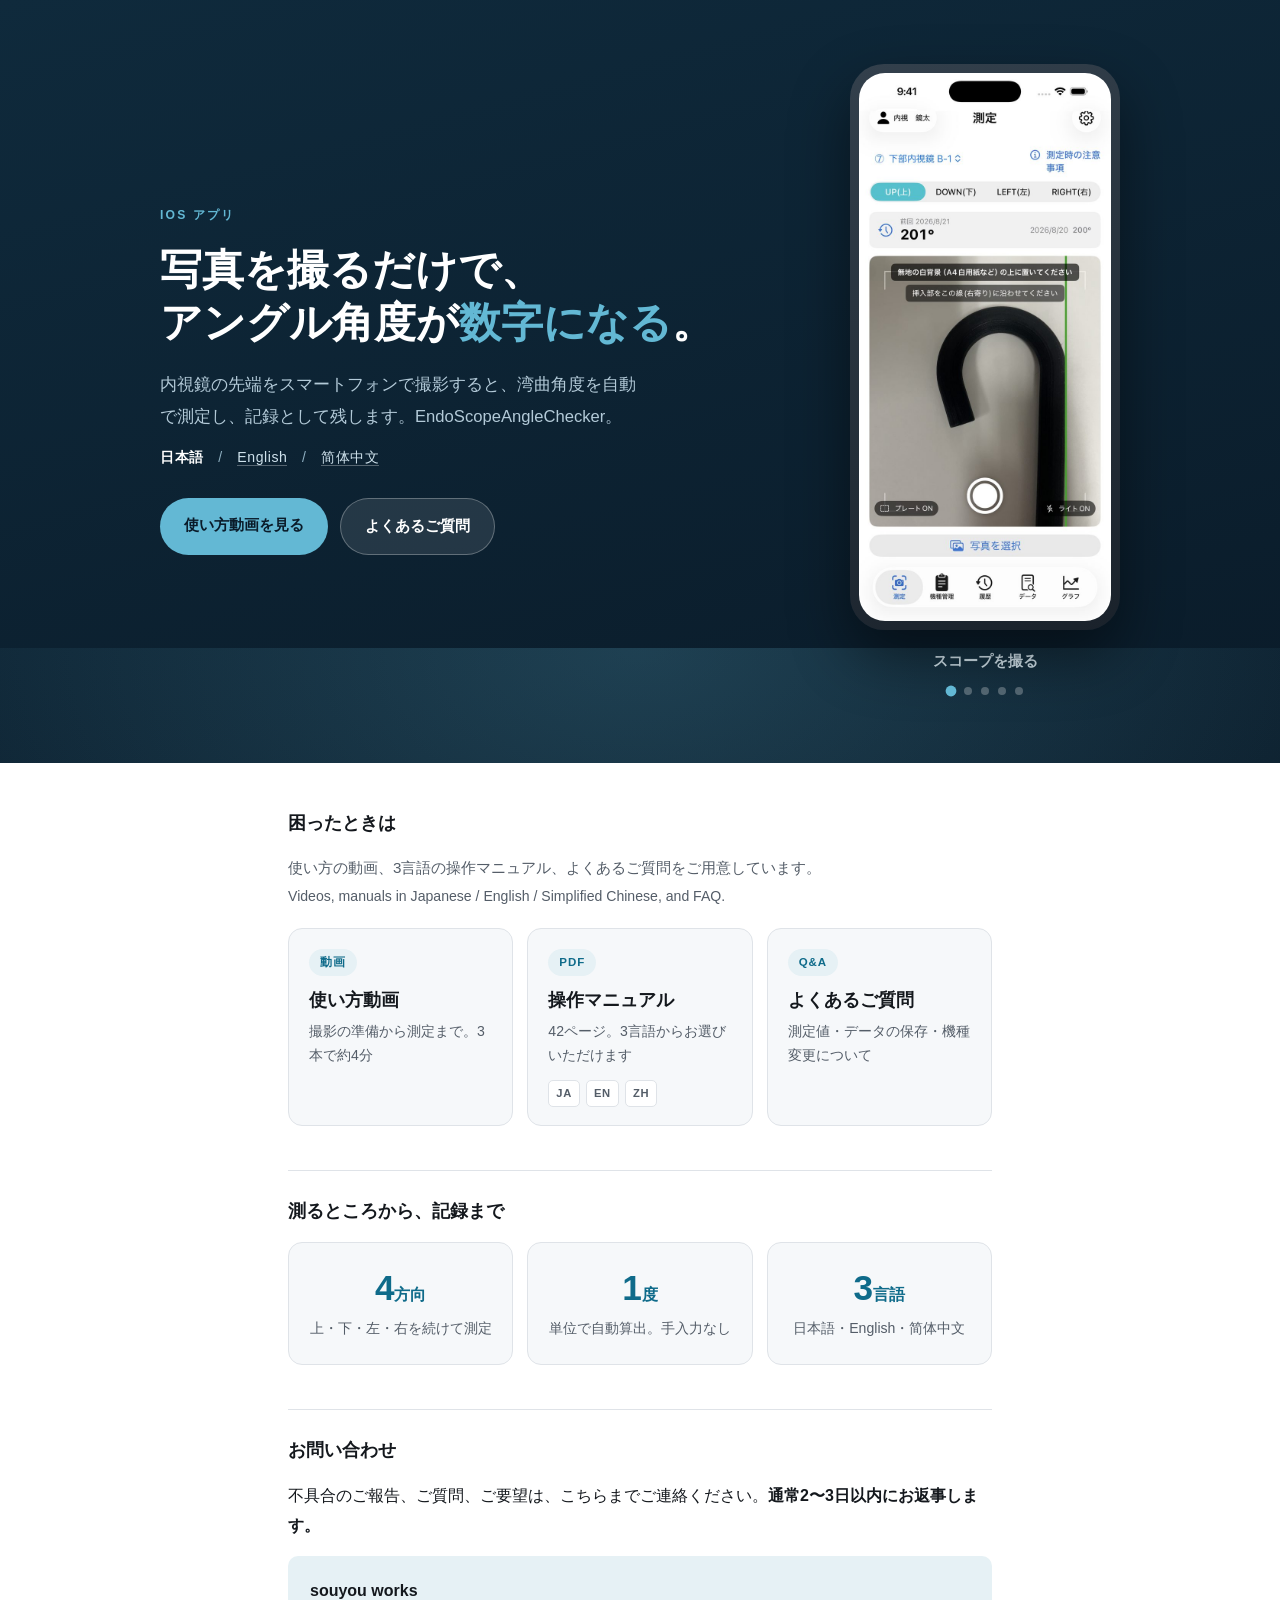
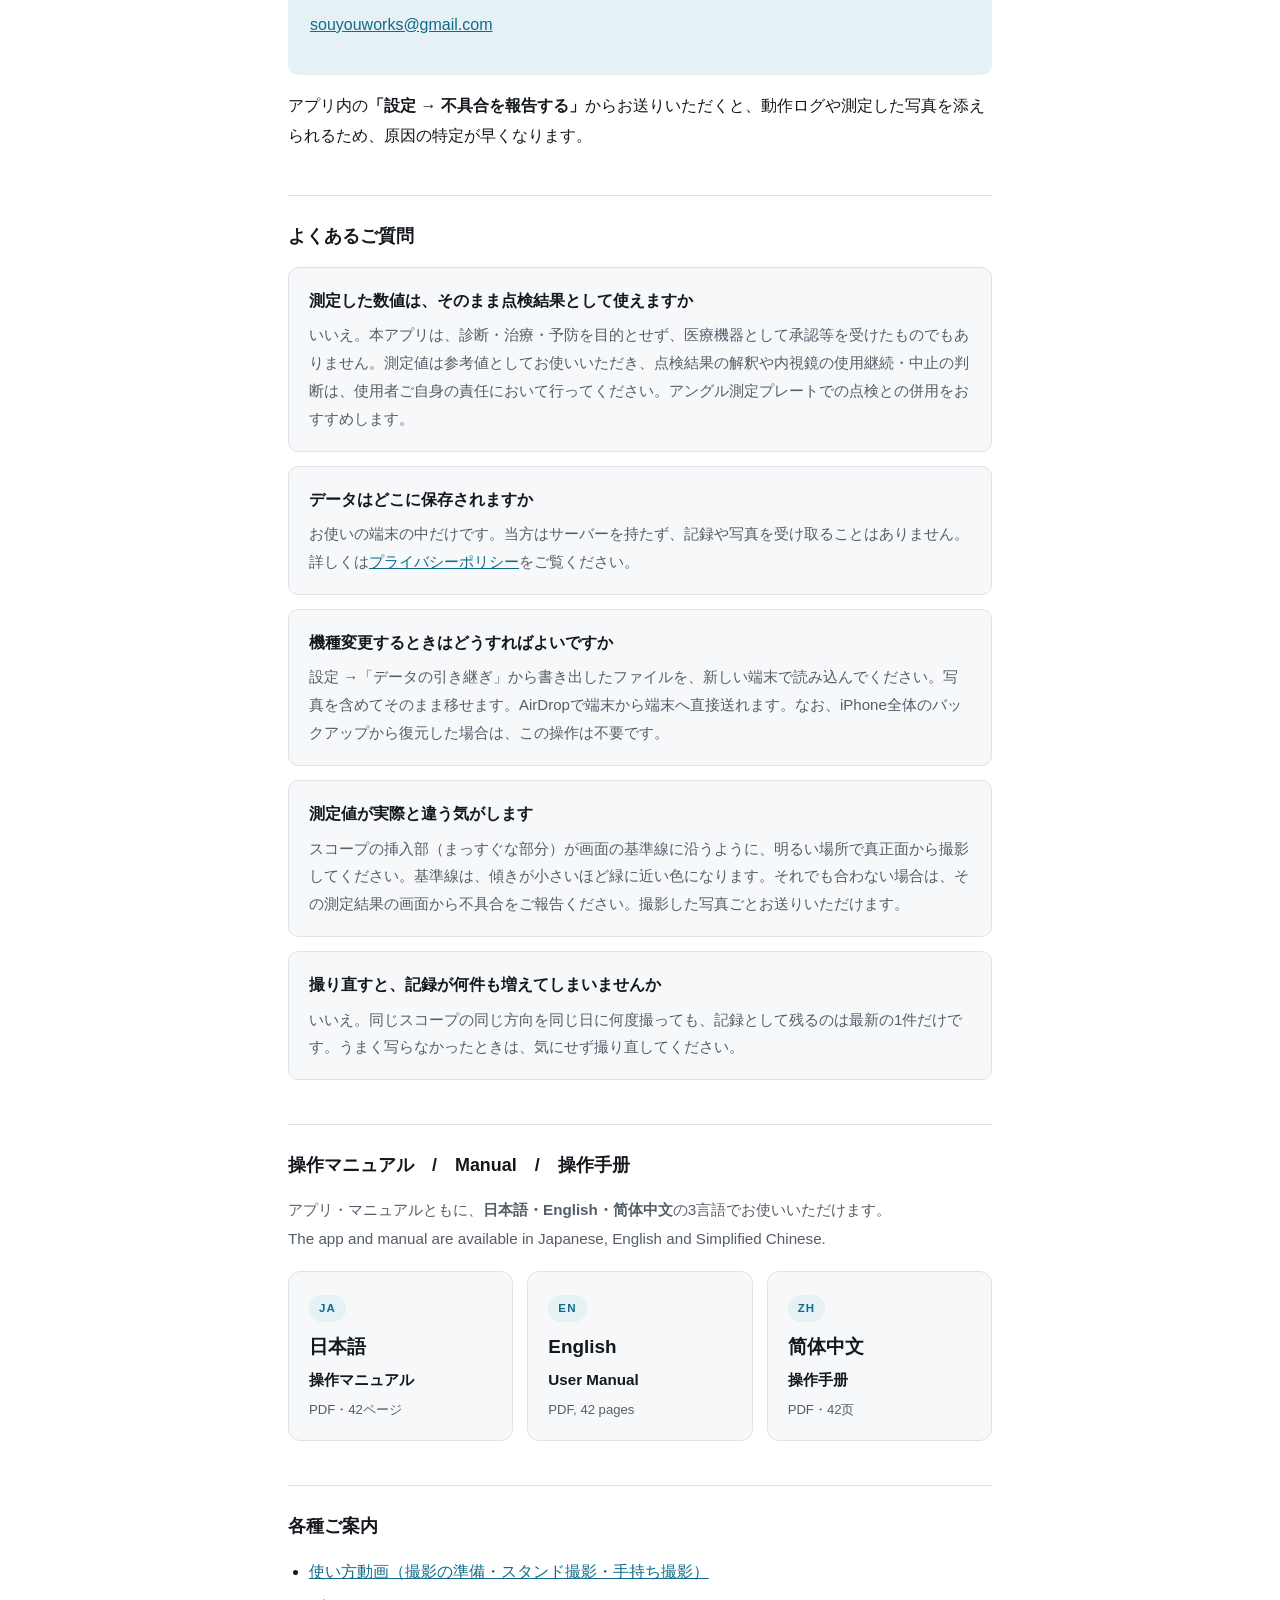
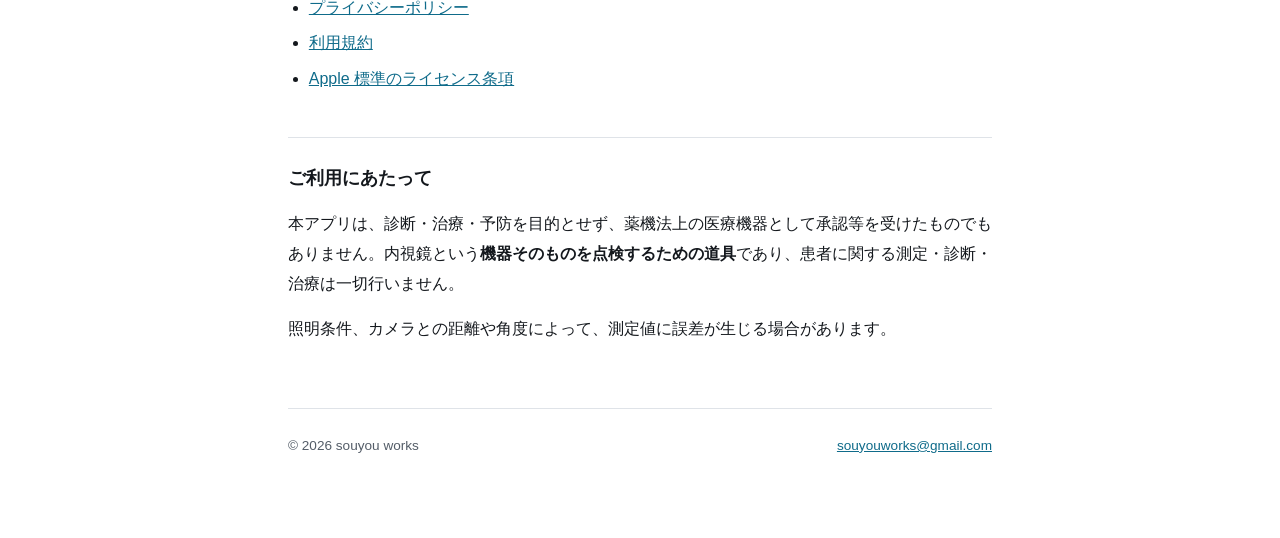
<file: index.html>
<!DOCTYPE html>
<html lang="ja">
<head>
<meta charset="utf-8">
<meta name="viewport" content="width=device-width, initial-scale=1">
<title>EndoScopeAngleChecker サポート</title>
<meta name="description" content="内視鏡のアングル（湾曲）角度を写真から測定・記録するiOSアプリ EndoScopeAngleChecker のサポートページ。お問い合わせ・プライバシーポリシー。">
<link rel="canonical" href="https://souyouworks.github.io/endoscopeanglechecker/">
<link rel="alternate" hreflang="ja" href="https://souyouworks.github.io/endoscopeanglechecker/">
<link rel="alternate" hreflang="en" href="https://souyouworks.github.io/endoscopeanglechecker/index-en.html">
<link rel="alternate" hreflang="zh-Hans" href="https://souyouworks.github.io/endoscopeanglechecker/index-zh.html">
<link rel="alternate" hreflang="x-default" href="https://souyouworks.github.io/endoscopeanglechecker/">

<!-- リンクを送ったときに、カード形式で表示されるようにする -->
<meta property="og:type" content="website">
<meta property="og:site_name" content="EndoScopeAngleChecker">
<meta property="og:locale" content="ja_JP">
<meta property="og:url" content="https://souyouworks.github.io/endoscopeanglechecker/">
<meta property="og:title" content="写真を撮るだけで、アングル角度が数字になる｜EndoScopeAngleChecker">
<meta property="og:description" content="内視鏡の先端をスマートフォンで撮影すると、湾曲角度を自動で測定し、記録として残します。日本語・English・简体中文に対応したiOSアプリです。">
<meta property="og:image" content="https://souyouworks.github.io/endoscopeanglechecker/images/ogp-home.jpg">
<meta property="og:image:width" content="1200">
<meta property="og:image:height" content="630">
<meta property="og:image:alt" content="EndoScopeAngleChecker。測定結果として180度と表示されたアプリ画面">
<meta name="twitter:card" content="summary_large_image">

<link rel="stylesheet" href="style.css?v=01f88eb1">
<link rel="stylesheet" href="motion.css?v=610f2250">
</head>
<body>
<div class="hero-top">
  <div class="hero-grid">
    <div class="hero-copy">
      <p class="eyebrow reveal">iOS アプリ</p>
      <h1 class="reveal d1">写真を撮るだけで、<br>アングル角度が<em>数字になる</em>。</h1>
      <p class="lead-txt reveal d2">内視鏡の先端をスマートフォンで撮影すると、湾曲角度を自動で測定し、記録として残します。EndoScopeAngleChecker。</p>
      <p class="hero-langs reveal d2"><span aria-current="true">日本語</span>　/　<a href="index-en.html" hreflang="en">English</a>　/　<a href="index-zh.html" hreflang="zh-Hans">简体中文</a></p>
      <div class="btns reveal d3">
        <a class="btn btn-main" href="videos.html">使い方動画を見る</a>
        <a class="btn btn-sub" href="#faq">よくあるご質問</a>
      </div>
    </div>
    <div class="stage reveal d2">
      <div class="phone" id="shots">
        <img class="shot on" src="images/hero-1.jpg" width="660" height="1434" fetchpriority="high"
             alt="カメラ画面。緑の基準線に合わせてスコープを写している">
        <img class="shot" src="images/hero-2.jpg" width="660" height="1434" fetchpriority="low"
             alt="測定結果の画面。180度と表示され、合格と出ている">
        <img class="shot" src="images/hero-3.jpg" width="660" height="1434" fetchpriority="low"
             alt="点検記録の画面。上下左右4方向の写真と角度が並んでいる">
        <img class="shot" src="images/hero-4.jpg" width="660" height="1434" fetchpriority="low"
             alt="経年変化の画面。日ごとの角度が折れ線グラフになっている">
        <img class="shot" src="images/hero-5.jpg" width="660" height="1434" fetchpriority="low"
             alt="経年変化データの画面。日付ごとの角度が表になり、書き出しボタンがある">
      </div>
      <p class="shot-cap" id="shot-cap">スコープを撮る</p>
      <div class="dots" id="shot-dots" role="tablist" aria-label="画面の切り替え">
        <button type="button" class="dot on" aria-label="1枚目：スコープを撮る"></button>
        <button type="button" class="dot" aria-label="2枚目：角度が数字で出る"></button>
        <button type="button" class="dot" aria-label="3枚目：上下左右がそのまま記録に"></button>
        <button type="button" class="dot" aria-label="4枚目：日ごとの変化が見える"></button>
        <button type="button" class="dot" aria-label="5枚目：表にして取り出せる"></button>
      </div>
    </div>
  </div>
</div>

<div class="wrap">

<h2 class="reveal">困ったときは</h2>
<p class="doors-lead">使い方の動画、3言語の操作マニュアル、よくあるご質問をご用意しています。<br>
  <span lang="en">Videos, manuals in Japanese / English / Simplified Chinese, and FAQ.</span></p>
<div class="doors">
  <a class="door reveal" href="videos.html">
    <span class="d-kind">動画</span>
    <span class="d-t">使い方動画</span>
    <span class="d-d">撮影の準備から測定まで。3本で約4分</span>
  </a>
  <a class="door reveal d1" href="#manual">
    <span class="d-kind">PDF</span>
    <span class="d-t">操作マニュアル</span>
    <span class="d-d">42ページ。3言語からお選びいただけます</span>
    <span class="d-langs"><i>JA</i><i>EN</i><i>ZH</i></span>
  </a>
  <a class="door reveal d2" href="#faq">
    <span class="d-kind">Q&amp;A</span>
    <span class="d-t">よくあるご質問</span>
    <span class="d-d">測定値・データの保存・機種変更について</span>
  </a>
</div>

<h2 class="reveal">測るところから、記録まで</h2>
<div class="facts">
  <div class="fact reveal"><span class="big">4<span class="unit">方向</span></span><span class="lab">上・下・左・右を続けて測定</span></div>
  <div class="fact reveal d1"><span class="big">1<span class="unit">度</span></span><span class="lab">単位で自動算出。手入力なし</span></div>
  <div class="fact reveal d2"><span class="big">3<span class="unit">言語</span></span><span class="lab">日本語・English・简体中文</span></div>
</div>

<h2 class="reveal">お問い合わせ</h2>
<p>不具合のご報告、ご質問、ご要望は、こちらまでご連絡ください。<strong>通常2〜3日以内にお返事します。</strong></p>
<div class="contact">
  <p class="name">souyou works</p>
  <p><a href="mailto:souyouworks@gmail.com">souyouworks@gmail.com</a></p>
</div>
<p style="margin-top:16px">
  アプリ内の<strong>「設定 → 不具合を報告する」</strong>からお送りいただくと、動作ログや測定した写真を添えられるため、原因の特定が早くなります。
</p>

<h2 id="faq" class="reveal">よくあるご質問</h2>
<div class="cards">

  <div class="card reveal">
    <h3>測定した数値は、そのまま点検結果として使えますか</h3>
    <p>いいえ。本アプリは、診断・治療・予防を目的とせず、医療機器として承認等を受けたものでもありません。測定値は参考値としてお使いいただき、点検結果の解釈や内視鏡の使用継続・中止の判断は、使用者ご自身の責任において行ってください。アングル測定プレートでの点検との併用をおすすめします。</p>
  </div>

  <div class="card reveal">
    <h3>データはどこに保存されますか</h3>
    <p>お使いの端末の中だけです。当方はサーバーを持たず、記録や写真を受け取ることはありません。詳しくは<a href="privacy.html">プライバシーポリシー</a>をご覧ください。</p>
  </div>

  <div class="card reveal">
    <h3>機種変更するときはどうすればよいですか</h3>
    <p>設定 →「データの引き継ぎ」から書き出したファイルを、新しい端末で読み込んでください。写真を含めてそのまま移せます。AirDropで端末から端末へ直接送れます。なお、iPhone全体のバックアップから復元した場合は、この操作は不要です。</p>
  </div>

  <div class="card reveal">
    <h3>測定値が実際と違う気がします</h3>
    <p>スコープの挿入部（まっすぐな部分）が画面の基準線に沿うように、明るい場所で真正面から撮影してください。基準線は、傾きが小さいほど緑に近い色になります。それでも合わない場合は、その測定結果の画面から不具合をご報告ください。撮影した写真ごとお送りいただけます。</p>
  </div>

  <div class="card reveal">
    <h3>撮り直すと、記録が何件も増えてしまいませんか</h3>
    <p>いいえ。同じスコープの同じ方向を同じ日に何度撮っても、記録として残るのは最新の1件だけです。うまく写らなかったときは、気にせず撮り直してください。</p>
  </div>

</div>

<h2 id="manual" class="reveal">操作マニュアル　/　Manual　/　操作手册</h2>
<p class="lang-lead">アプリ・マニュアルともに、<strong>日本語・English・简体中文</strong>の3言語でお使いいただけます。<br>The app and manual are available in Japanese, English and Simplified Chinese.</p>
<div class="langs">
  <a class="lang reveal" href="manual.pdf" hreflang="ja">
    <span class="code">JA</span>
    <span class="name">日本語</span>
    <span class="title">操作マニュアル</span>
    <span class="meta">PDF・42ページ</span>
  </a>
  <a class="lang reveal d1" href="manual-en.pdf" hreflang="en">
    <span class="code">EN</span>
    <span class="name">English</span>
    <span class="title">User Manual</span>
    <span class="meta">PDF, 42 pages</span>
  </a>
  <a class="lang reveal d2" href="manual-zh.pdf" hreflang="zh-Hans">
    <span class="code">ZH</span>
    <span class="name">简体中文</span>
    <span class="title">操作手册</span>
    <span class="meta">PDF・42页</span>
  </a>
</div>

<h2 class="reveal">各種ご案内</h2>
<ul>
  <li><a href="videos.html">使い方動画（撮影の準備・スタンド撮影・手持ち撮影）</a></li>
  <li><a href="privacy.html">プライバシーポリシー</a></li>
  <li><a href="terms.html">利用規約</a></li>
  <li><a href="https://www.apple.com/legal/internet-services/itunes/dev/stdeula/">Apple 標準のライセンス条項</a></li>
</ul>

<h2 class="reveal">ご利用にあたって</h2>
<p>
  本アプリは、診断・治療・予防を目的とせず、薬機法上の医療機器として承認等を受けたものでもありません。内視鏡という<strong>機器そのものを点検するための道具</strong>であり、患者に関する測定・診断・治療は一切行いません。
</p>
<p>
  照明条件、カメラとの距離や角度によって、測定値に誤差が生じる場合があります。
</p>

<footer>
  <span>&copy; 2026 souyou works</span>
  <span><a href="mailto:souyouworks@gmail.com">souyouworks@gmail.com</a></span>
</footer>

</div>
<script>
(function () {
  var t = document.querySelectorAll('.reveal');
  if (!('IntersectionObserver' in window) ||
      window.matchMedia('(prefers-reduced-motion: reduce)').matches) {
    t.forEach(function (e) { e.classList.add('on'); });
    return;
  }
  var io = new IntersectionObserver(function (es) {
    es.forEach(function (e) {
      if (e.isIntersecting) { e.target.classList.add('on'); io.unobserve(e.target); }
    });
  }, { rootMargin: '0px 0px -8% 0px', threshold: 0.08 });
  t.forEach(function (e) { io.observe(e); });
})();

/* トップのコマ送り。4.5秒ごとに、ゆっくり入れ替える。 */
(function () {
  var box = document.getElementById('shots');
  if (!box) { return; }

  var shots = box.querySelectorAll('.shot');
  var dots  = document.getElementById('shot-dots').querySelectorAll('.dot');
  var cap   = document.getElementById('shot-cap');
  var words = ['スコープを撮る', '角度が数字で出る', '上下左右がそのまま記録に',
               '日ごとの変化が見える', '表にして取り出せる'];

  var slow  = window.matchMedia('(prefers-reduced-motion: reduce)').matches;
  var now   = 0;
  var timer = null;
  var seen  = true;   // 画面に入っているか

  function show(i) {
    if (i === now) { return; }
    now = i;
    shots.forEach(function (el, n) { el.classList.toggle('on', n === i); });
    dots.forEach(function (el, n) { el.classList.toggle('on', n === i); });
    // 文字は、消えてから書き換える（切り替わりの途中で二重に見えないように）
    cap.classList.add('fade');
    setTimeout(function () { cap.textContent = words[i]; cap.classList.remove('fade'); }, 450);
  }

  function play()  { stop(); if (!slow && seen && !document.hidden) { timer = setInterval(next, 4500); } }
  function stop()  { if (timer) { clearInterval(timer); timer = null; } }
  function next()  { show((now + 1) % shots.length); }

  dots.forEach(function (el, i) {
    el.addEventListener('click', function () { show(i); play(); });
  });

  // 画面の外に出たら止める。タブが裏に回っても止める。
  if ('IntersectionObserver' in window) {
    new IntersectionObserver(function (es) {
      seen = es[0].isIntersecting;
      seen ? play() : stop();
    }, { threshold: 0.2 }).observe(box);
  }
  document.addEventListener('visibilitychange', function () { document.hidden ? stop() : play(); });

  play();
})();
</script>
</body>
</html>
</file>
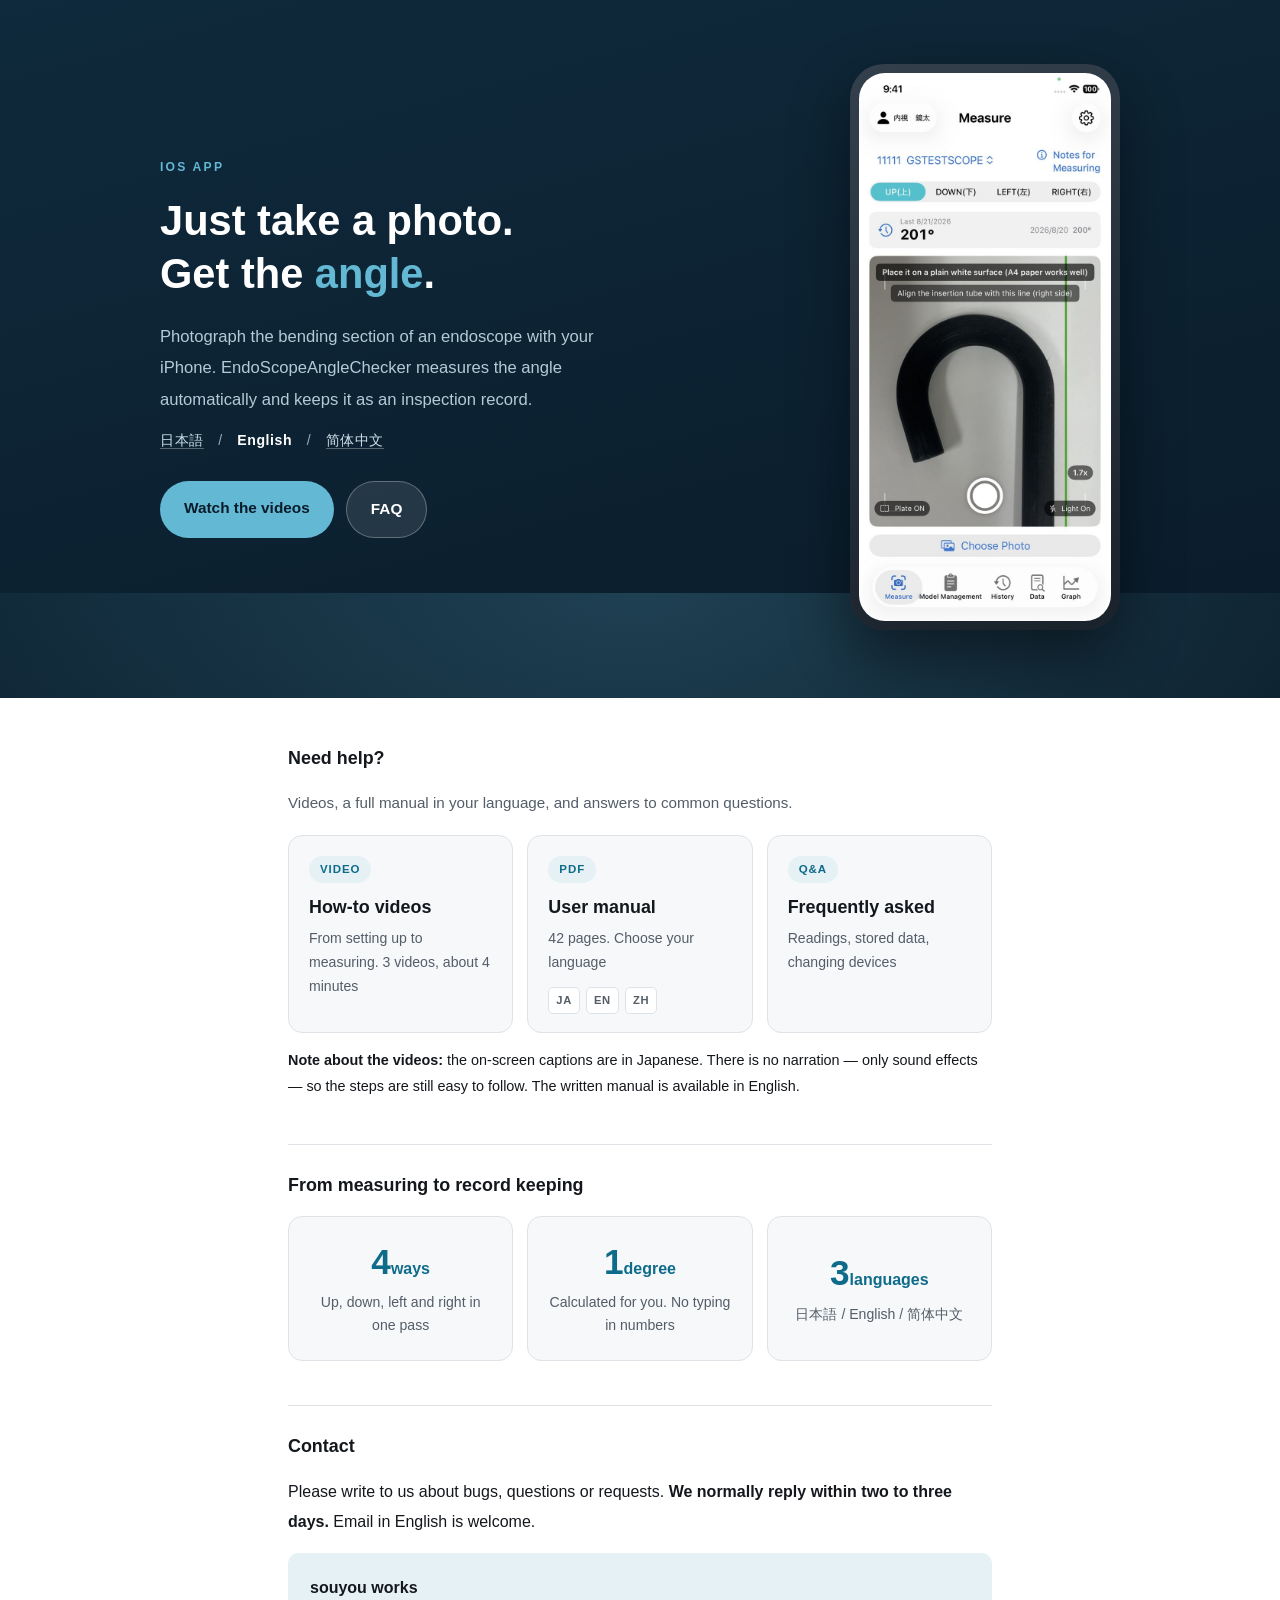
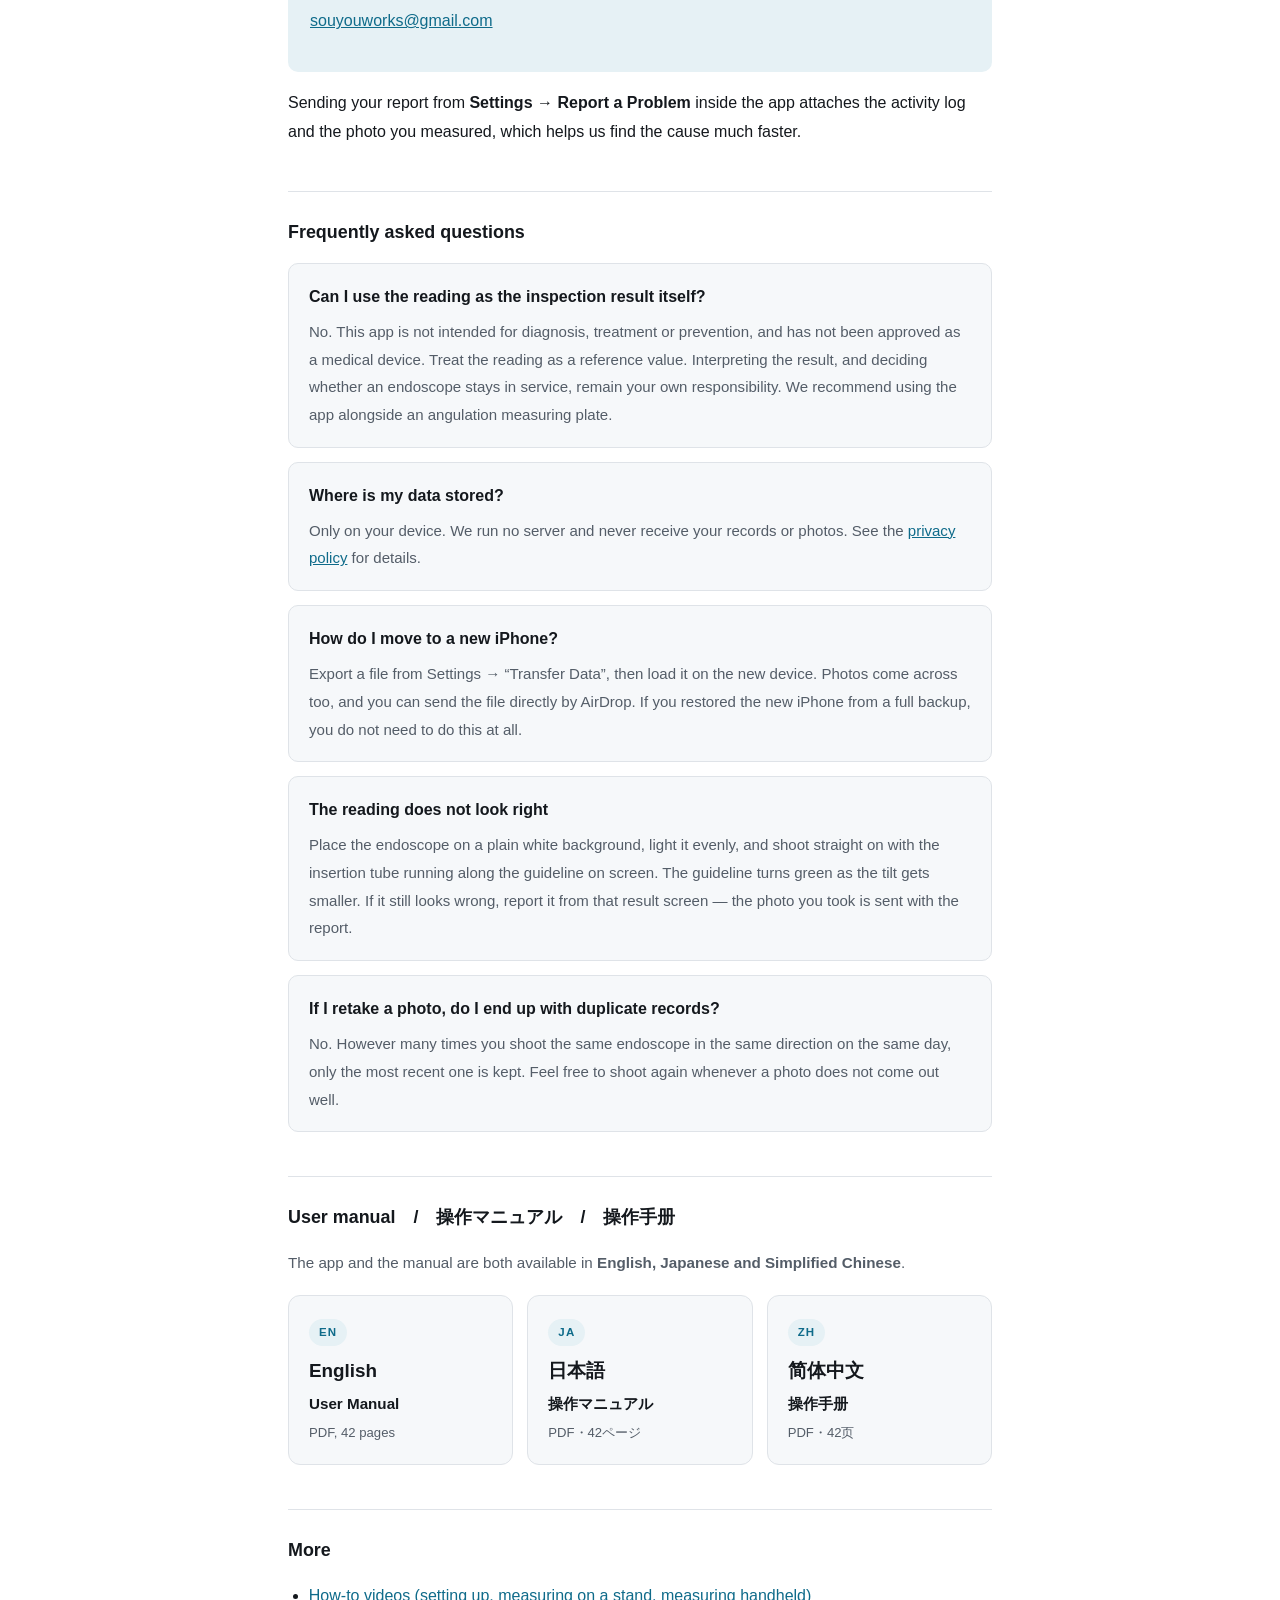
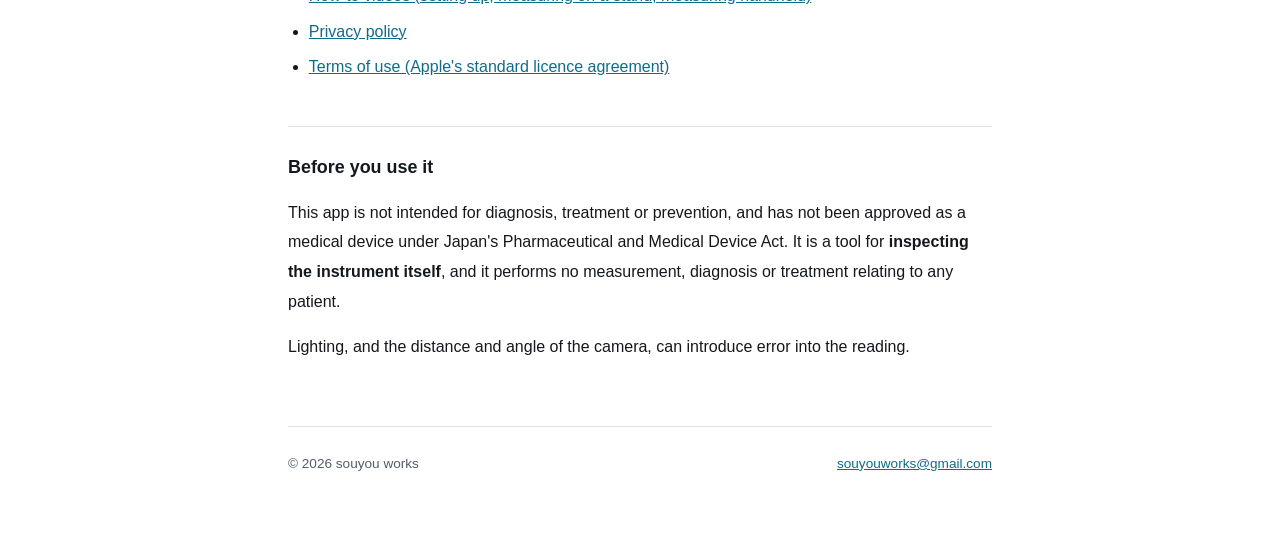
<file: index-en.html>
<!DOCTYPE html>
<html lang="en">
<head>
<meta charset="utf-8">
<meta name="viewport" content="width=device-width, initial-scale=1">
<title>Support | EndoScopeAngleChecker</title>
<meta name="description" content="Support page for EndoScopeAngleChecker, an iOS app that measures and records endoscope bending (angulation) angles from a photo. Manual, FAQ and contact.">
<link rel="canonical" href="https://souyouworks.github.io/endoscopeanglechecker/index-en.html">
<link rel="alternate" hreflang="ja" href="https://souyouworks.github.io/endoscopeanglechecker/">
<link rel="alternate" hreflang="en" href="https://souyouworks.github.io/endoscopeanglechecker/index-en.html">
<link rel="alternate" hreflang="zh-Hans" href="https://souyouworks.github.io/endoscopeanglechecker/index-zh.html">
<link rel="alternate" hreflang="x-default" href="https://souyouworks.github.io/endoscopeanglechecker/">

<meta property="og:type" content="website">
<meta property="og:site_name" content="EndoScopeAngleChecker">
<meta property="og:locale" content="en_US">
<meta property="og:url" content="https://souyouworks.github.io/endoscopeanglechecker/index-en.html">
<meta property="og:title" content="Just take a photo. Get the angle. | EndoScopeAngleChecker">
<meta property="og:description" content="Photograph the endoscope tip with your iPhone and the app measures the bending angle automatically, then keeps it as a record. Available in Japanese, English and Simplified Chinese.">
<meta property="og:image" content="https://souyouworks.github.io/endoscopeanglechecker/images/ogp-en.jpg">
<meta property="og:image:width" content="1200">
<meta property="og:image:height" content="630">
<meta property="og:image:alt" content="EndoScopeAngleChecker. The camera screen of the app on an iPhone.">
<meta name="twitter:card" content="summary_large_image">

<link rel="stylesheet" href="style.css?v=01f88eb1">
<link rel="stylesheet" href="motion.css?v=610f2250">
</head>
<body>
<div class="hero-top">
  <div class="hero-grid">
    <div class="hero-copy">
      <p class="eyebrow reveal">iOS App</p>
      <h1 class="reveal d1">Just take a photo.<br>Get the <em>angle</em>.</h1>
      <p class="lead-txt reveal d2">Photograph the bending section of an endoscope with your iPhone. EndoScopeAngleChecker measures the angle automatically and keeps it as an inspection record.</p>
      <p class="hero-langs reveal d2"><a href="index.html" hreflang="ja">日本語</a>　/　<span aria-current="true">English</span>　/　<a href="index-zh.html" hreflang="zh-Hans">简体中文</a></p>
      <div class="btns reveal d3">
        <a class="btn btn-main" href="videos-en.html">Watch the videos</a>
        <a class="btn btn-sub" href="#faq">FAQ</a>
      </div>
    </div>
    <div class="stage reveal d2">
      <div class="phone">
        <img class="shot on" src="images/hero-en.jpg" width="660" height="1434" fetchpriority="high"
             alt="The camera screen of the app, with the endoscope lined up against the green guideline.">
      </div>
    </div>
  </div>
</div>

<div class="wrap">

<h2 class="reveal">Need help?</h2>
<p class="doors-lead">Videos, a full manual in your language, and answers to common questions.</p>
<div class="doors">
  <a class="door reveal" href="videos-en.html">
    <span class="d-kind">VIDEO</span>
    <span class="d-t">How-to videos</span>
    <span class="d-d">From setting up to measuring. 3 videos, about 4 minutes</span>
  </a>
  <a class="door reveal d1" href="#manual">
    <span class="d-kind">PDF</span>
    <span class="d-t">User manual</span>
    <span class="d-d">42 pages. Choose your language</span>
    <span class="d-langs"><i>JA</i><i>EN</i><i>ZH</i></span>
  </a>
  <a class="door reveal d2" href="#faq">
    <span class="d-kind">Q&amp;A</span>
    <span class="d-t">Frequently asked</span>
    <span class="d-d">Readings, stored data, changing devices</span>
  </a>
</div>
<p style="margin-top:14px;font-size:.9rem">
  <strong>Note about the videos:</strong> the on-screen captions are in Japanese. There is no narration — only sound effects — so the steps are still easy to follow. The written manual is available in English.
</p>

<h2 class="reveal">From measuring to record keeping</h2>
<div class="facts">
  <div class="fact reveal"><span class="big">4<span class="unit">ways</span></span><span class="lab">Up, down, left and right in one pass</span></div>
  <div class="fact reveal d1"><span class="big">1<span class="unit">degree</span></span><span class="lab">Calculated for you. No typing in numbers</span></div>
  <div class="fact reveal d2"><span class="big">3<span class="unit">languages</span></span><span class="lab">日本語 / English / 简体中文</span></div>
</div>

<h2 class="reveal">Contact</h2>
<p>Please write to us about bugs, questions or requests. <strong>We normally reply within two to three days.</strong> Email in English is welcome.</p>
<div class="contact">
  <p class="name">souyou works</p>
  <p><a href="mailto:souyouworks@gmail.com">souyouworks@gmail.com</a></p>
</div>
<p style="margin-top:16px">
  Sending your report from <strong>Settings → Report a Problem</strong> inside the app attaches the activity log and the photo you measured, which helps us find the cause much faster.
</p>

<h2 id="faq" class="reveal">Frequently asked questions</h2>
<div class="cards">

  <div class="card reveal">
    <h3>Can I use the reading as the inspection result itself?</h3>
    <p>No. This app is not intended for diagnosis, treatment or prevention, and has not been approved as a medical device. Treat the reading as a reference value. Interpreting the result, and deciding whether an endoscope stays in service, remain your own responsibility. We recommend using the app alongside an angulation measuring plate.</p>
  </div>

  <div class="card reveal">
    <h3>Where is my data stored?</h3>
    <p>Only on your device. We run no server and never receive your records or photos. See the <a href="privacy-en.html">privacy policy</a> for details.</p>
  </div>

  <div class="card reveal">
    <h3>How do I move to a new iPhone?</h3>
    <p>Export a file from Settings → “Transfer Data”, then load it on the new device. Photos come across too, and you can send the file directly by AirDrop. If you restored the new iPhone from a full backup, you do not need to do this at all.</p>
  </div>

  <div class="card reveal">
    <h3>The reading does not look right</h3>
    <p>Place the endoscope on a plain white background, light it evenly, and shoot straight on with the insertion tube running along the guideline on screen. The guideline turns green as the tilt gets smaller. If it still looks wrong, report it from that result screen — the photo you took is sent with the report.</p>
  </div>

  <div class="card reveal">
    <h3>If I retake a photo, do I end up with duplicate records?</h3>
    <p>No. However many times you shoot the same endoscope in the same direction on the same day, only the most recent one is kept. Feel free to shoot again whenever a photo does not come out well.</p>
  </div>

</div>

<h2 id="manual" class="reveal">User manual　/　操作マニュアル　/　操作手册</h2>
<p class="lang-lead">The app and the manual are both available in <strong>English, Japanese and Simplified Chinese</strong>.</p>
<div class="langs">
  <a class="lang reveal" href="manual-en.pdf" hreflang="en">
    <span class="code">EN</span>
    <span class="name">English</span>
    <span class="title">User Manual</span>
    <span class="meta">PDF, 42 pages</span>
  </a>
  <a class="lang reveal d1" href="manual.pdf" hreflang="ja">
    <span class="code">JA</span>
    <span class="name">日本語</span>
    <span class="title">操作マニュアル</span>
    <span class="meta">PDF・42ページ</span>
  </a>
  <a class="lang reveal d2" href="manual-zh.pdf" hreflang="zh-Hans">
    <span class="code">ZH</span>
    <span class="name">简体中文</span>
    <span class="title">操作手册</span>
    <span class="meta">PDF・42页</span>
  </a>
</div>

<h2 class="reveal">More</h2>
<ul>
  <li><a href="videos-en.html">How-to videos (setting up, measuring on a stand, measuring handheld)</a></li>
  <li><a href="privacy-en.html">Privacy policy</a></li>
  <li><a href="https://www.apple.com/legal/internet-services/itunes/dev/stdeula/">Terms of use (Apple's standard licence agreement)</a></li>
</ul>

<h2 class="reveal">Before you use it</h2>
<p>
  This app is not intended for diagnosis, treatment or prevention, and has not been approved as a medical device under Japan's Pharmaceutical and Medical Device Act. It is a tool for <strong>inspecting the instrument itself</strong>, and it performs no measurement, diagnosis or treatment relating to any patient.
</p>
<p>
  Lighting, and the distance and angle of the camera, can introduce error into the reading.
</p>

<footer>
  <span>&copy; 2026 souyou works</span>
  <span><a href="mailto:souyouworks@gmail.com">souyouworks@gmail.com</a></span>
</footer>

</div>
<script>
(function () {
  var t = document.querySelectorAll('.reveal');
  if (!('IntersectionObserver' in window) ||
      window.matchMedia('(prefers-reduced-motion: reduce)').matches) {
    t.forEach(function (e) { e.classList.add('on'); });
    return;
  }
  var io = new IntersectionObserver(function (es) {
    es.forEach(function (e) {
      if (e.isIntersecting) { e.target.classList.add('on'); io.unobserve(e.target); }
    });
  }, { rootMargin: '0px 0px -8% 0px', threshold: 0.08 });
  t.forEach(function (e) { io.observe(e); });
})();
</script>
</body>
</html>
</file>
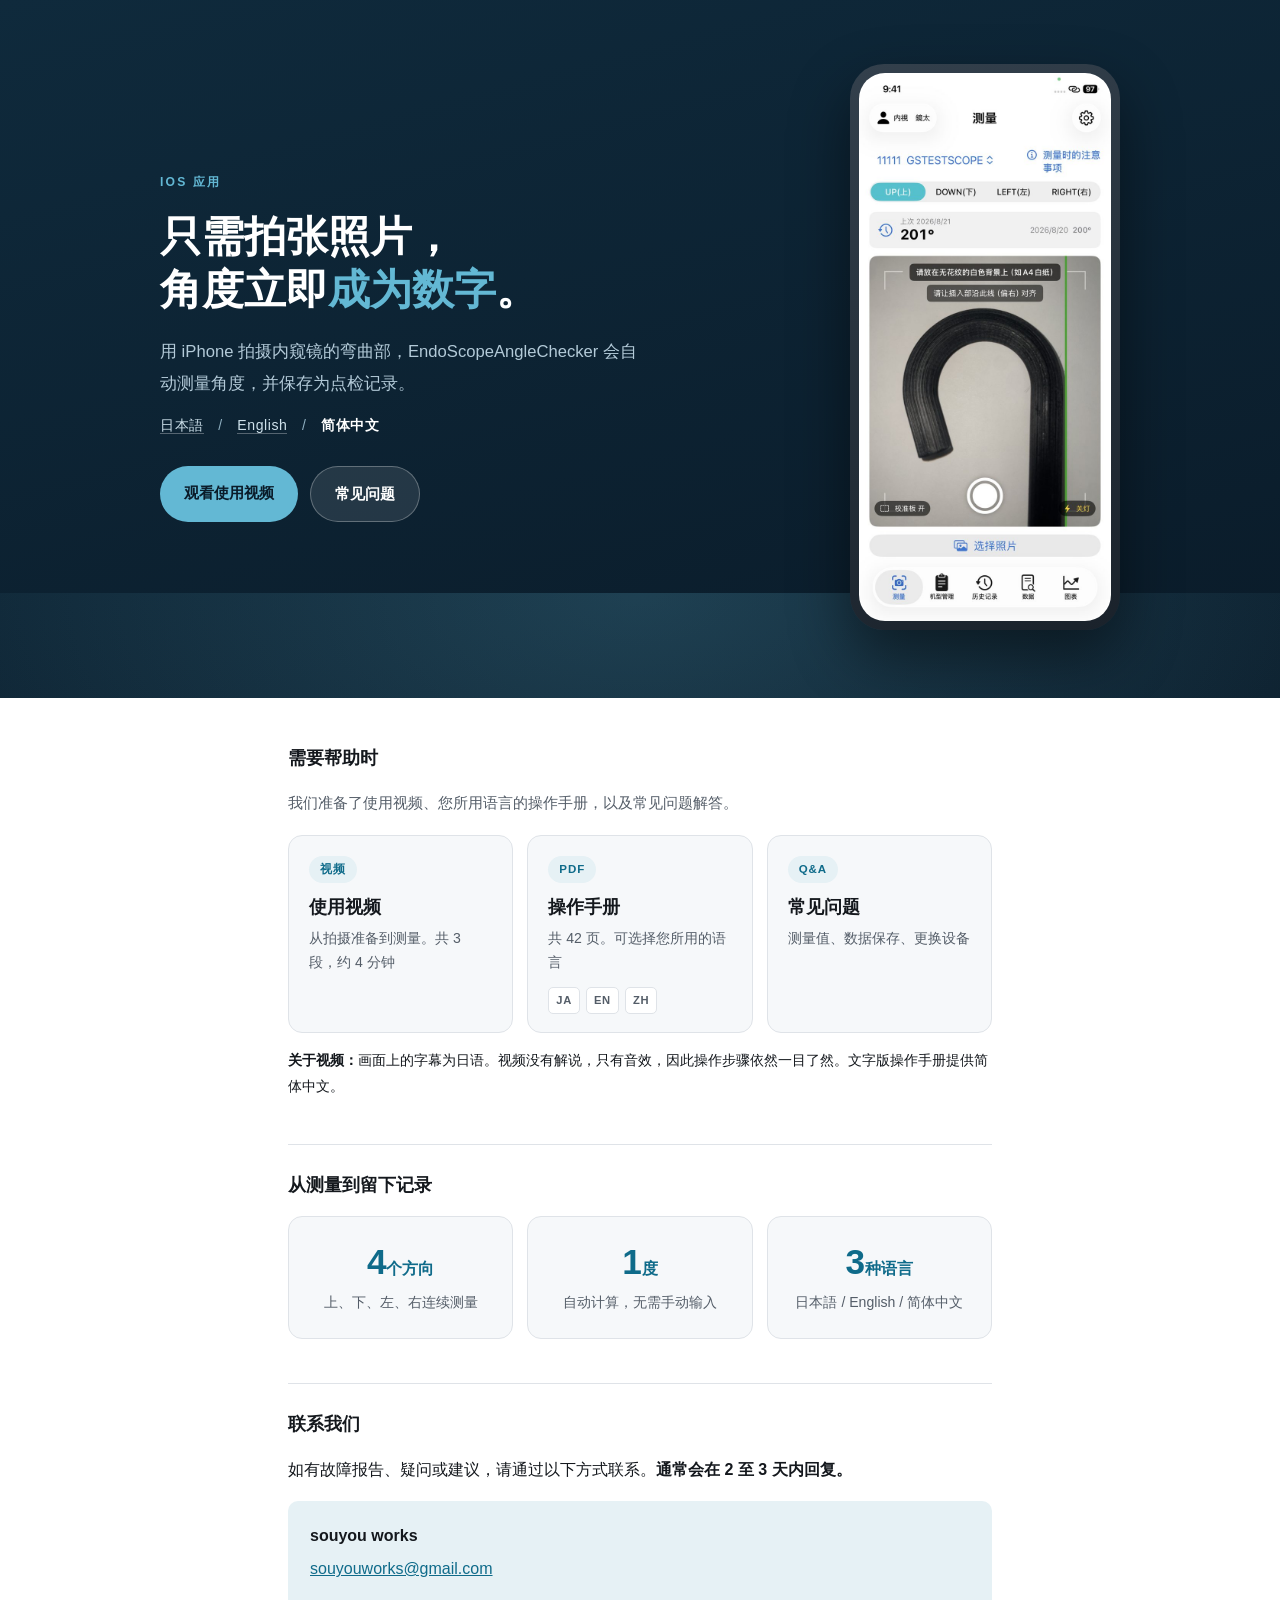
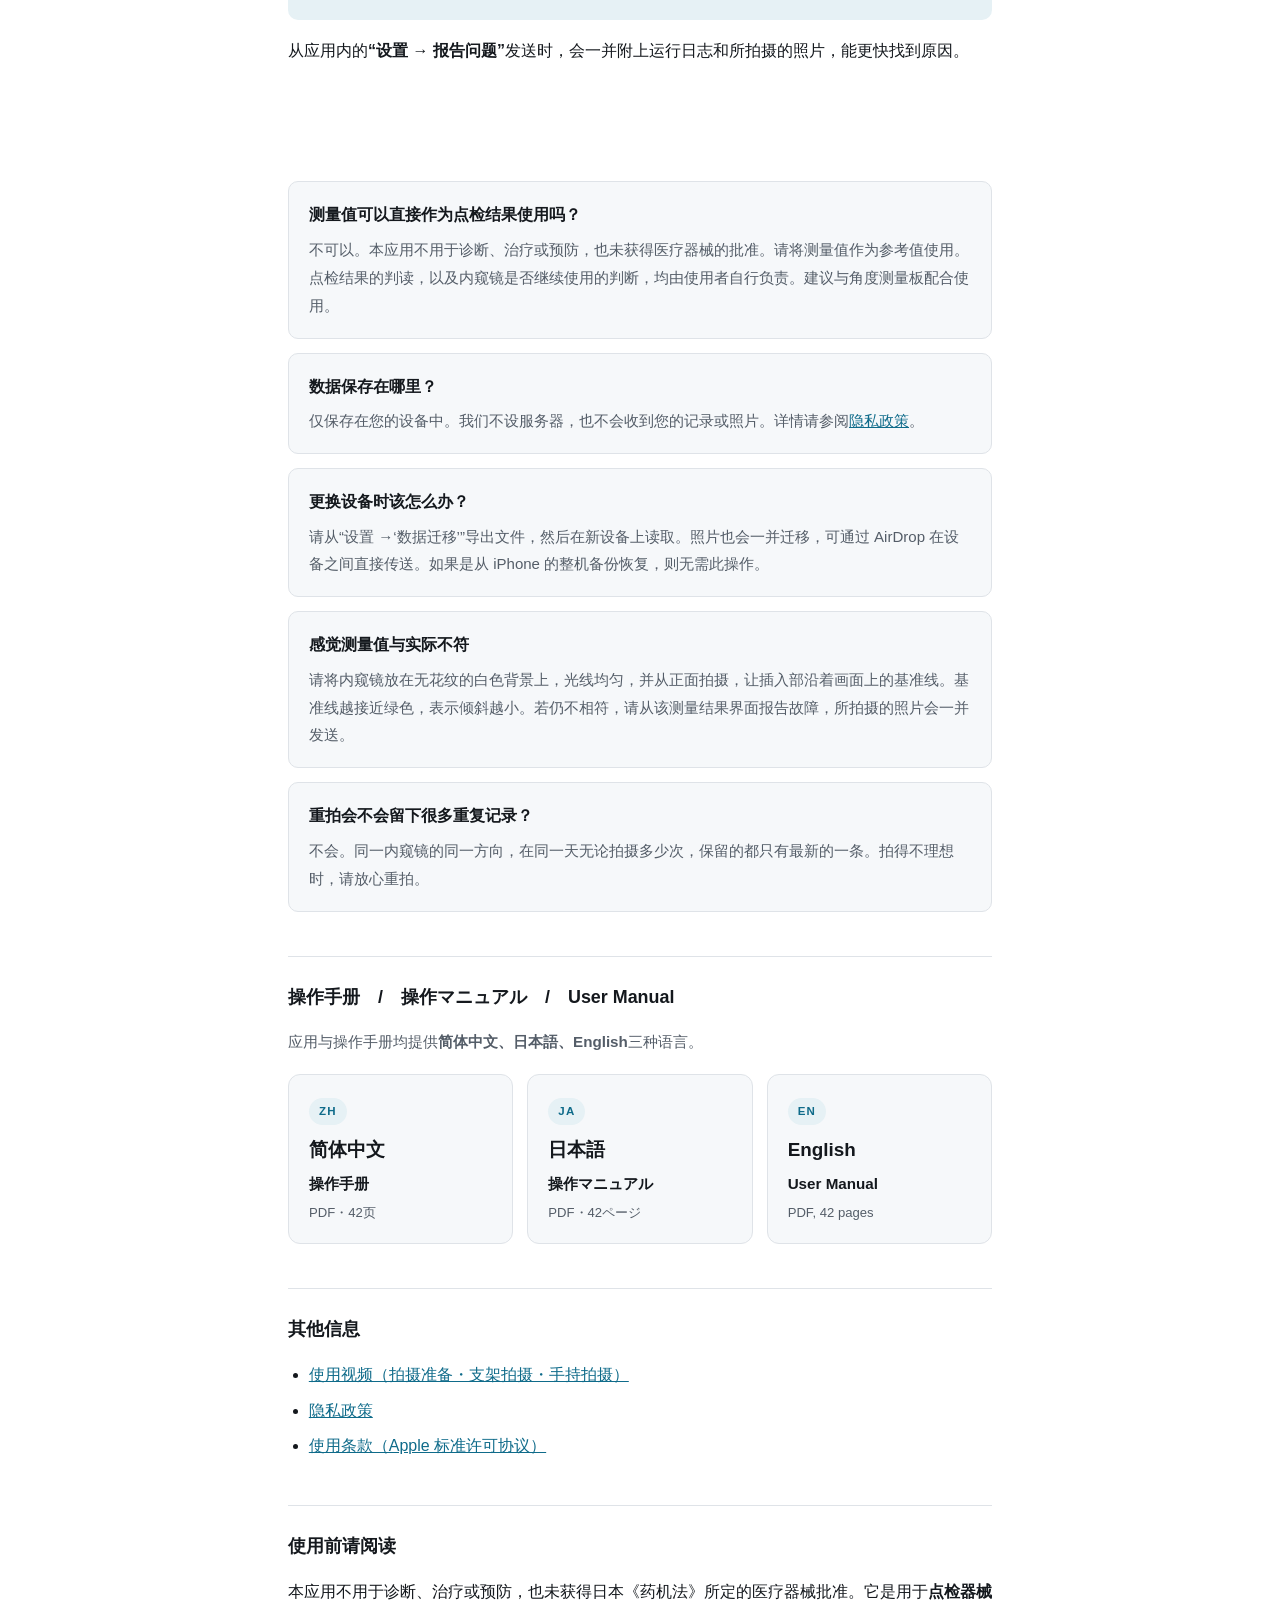
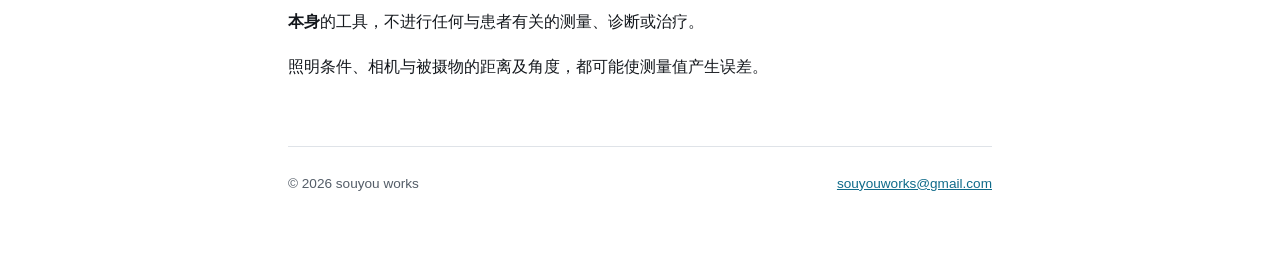
<file: index-zh.html>
<!DOCTYPE html>
<html lang="zh-Hans">
<head>
<meta charset="utf-8">
<meta name="viewport" content="width=device-width, initial-scale=1">
<title>支持页面｜EndoScopeAngleChecker</title>
<meta name="description" content="EndoScopeAngleChecker 的支持页面。这是一款通过照片测量并记录内窥镜弯曲角度的 iOS 应用。提供操作手册、常见问题与联系方式。">
<link rel="canonical" href="https://souyouworks.github.io/endoscopeanglechecker/index-zh.html">
<link rel="alternate" hreflang="ja" href="https://souyouworks.github.io/endoscopeanglechecker/">
<link rel="alternate" hreflang="en" href="https://souyouworks.github.io/endoscopeanglechecker/index-en.html">
<link rel="alternate" hreflang="zh-Hans" href="https://souyouworks.github.io/endoscopeanglechecker/index-zh.html">
<link rel="alternate" hreflang="x-default" href="https://souyouworks.github.io/endoscopeanglechecker/">

<meta property="og:type" content="website">
<meta property="og:site_name" content="EndoScopeAngleChecker">
<meta property="og:locale" content="zh_CN">
<meta property="og:url" content="https://souyouworks.github.io/endoscopeanglechecker/index-zh.html">
<meta property="og:title" content="只需拍张照片，角度立即成为数字｜EndoScopeAngleChecker">
<meta property="og:description" content="用 iPhone 拍摄内窥镜弯曲部，应用会自动测量角度并保存为点检记录。支持日语、英语与简体中文。">
<meta property="og:image" content="https://souyouworks.github.io/endoscopeanglechecker/images/ogp-zh.jpg">
<meta property="og:image:width" content="1200">
<meta property="og:image:height" content="630">
<meta property="og:image:alt" content="EndoScopeAngleChecker。iPhone 上显示的应用拍摄界面。">
<meta name="twitter:card" content="summary_large_image">

<link rel="stylesheet" href="style.css?v=01f88eb1">
<link rel="stylesheet" href="motion.css?v=610f2250">
</head>
<body>
<div class="hero-top">
  <div class="hero-grid">
    <div class="hero-copy">
      <p class="eyebrow reveal">iOS 应用</p>
      <h1 class="reveal d1">只需拍张照片，<br>角度立即<em>成为数字</em>。</h1>
      <p class="lead-txt reveal d2">用 iPhone 拍摄内窥镜的弯曲部，EndoScopeAngleChecker 会自动测量角度，并保存为点检记录。</p>
      <p class="hero-langs reveal d2"><a href="index.html" hreflang="ja">日本語</a>　/　<a href="index-en.html" hreflang="en">English</a>　/　<span aria-current="true">简体中文</span></p>
      <div class="btns reveal d3">
        <a class="btn btn-main" href="videos-zh.html">观看使用视频</a>
        <a class="btn btn-sub" href="#faq">常见问题</a>
      </div>
    </div>
    <div class="stage reveal d2">
      <div class="phone">
        <img class="shot on" src="images/hero-zh.jpg" width="660" height="1434" fetchpriority="high"
             alt="应用的拍摄界面。内窥镜沿着绿色基准线摆放。">
      </div>
    </div>
  </div>
</div>

<div class="wrap">

<h2 class="reveal">需要帮助时</h2>
<p class="doors-lead">我们准备了使用视频、您所用语言的操作手册，以及常见问题解答。</p>
<div class="doors">
  <a class="door reveal" href="videos-zh.html">
    <span class="d-kind">视频</span>
    <span class="d-t">使用视频</span>
    <span class="d-d">从拍摄准备到测量。共 3 段，约 4 分钟</span>
  </a>
  <a class="door reveal d1" href="#manual">
    <span class="d-kind">PDF</span>
    <span class="d-t">操作手册</span>
    <span class="d-d">共 42 页。可选择您所用的语言</span>
    <span class="d-langs"><i>JA</i><i>EN</i><i>ZH</i></span>
  </a>
  <a class="door reveal d2" href="#faq">
    <span class="d-kind">Q&amp;A</span>
    <span class="d-t">常见问题</span>
    <span class="d-d">测量值、数据保存、更换设备</span>
  </a>
</div>
<p style="margin-top:14px;font-size:.9rem">
  <strong>关于视频：</strong>画面上的字幕为日语。视频没有解说，只有音效，因此操作步骤依然一目了然。文字版操作手册提供简体中文。
</p>

<h2 class="reveal">从测量到留下记录</h2>
<div class="facts">
  <div class="fact reveal"><span class="big">4<span class="unit">个方向</span></span><span class="lab">上、下、左、右连续测量</span></div>
  <div class="fact reveal d1"><span class="big">1<span class="unit">度</span></span><span class="lab">自动计算，无需手动输入</span></div>
  <div class="fact reveal d2"><span class="big">3<span class="unit">种语言</span></span><span class="lab">日本語 / English / 简体中文</span></div>
</div>

<h2 class="reveal">联系我们</h2>
<p>如有故障报告、疑问或建议，请通过以下方式联系。<strong>通常会在 2 至 3 天内回复。</strong></p>
<div class="contact">
  <p class="name">souyou works</p>
  <p><a href="mailto:souyouworks@gmail.com">souyouworks@gmail.com</a></p>
</div>
<p style="margin-top:16px">
  从应用内的<strong>“设置 → 报告问题”</strong>发送时，会一并附上运行日志和所拍摄的照片，能更快找到原因。
</p>

<h2 id="faq" class="reveal">常见问题</h2>
<div class="cards">

  <div class="card reveal">
    <h3>测量值可以直接作为点检结果使用吗？</h3>
    <p>不可以。本应用不用于诊断、治疗或预防，也未获得医疗器械的批准。请将测量值作为参考值使用。点检结果的判读，以及内窥镜是否继续使用的判断，均由使用者自行负责。建议与角度测量板配合使用。</p>
  </div>

  <div class="card reveal">
    <h3>数据保存在哪里？</h3>
    <p>仅保存在您的设备中。我们不设服务器，也不会收到您的记录或照片。详情请参阅<a href="privacy-zh.html">隐私政策</a>。</p>
  </div>

  <div class="card reveal">
    <h3>更换设备时该怎么办？</h3>
    <p>请从“设置 →‘数据迁移’”导出文件，然后在新设备上读取。照片也会一并迁移，可通过 AirDrop 在设备之间直接传送。如果是从 iPhone 的整机备份恢复，则无需此操作。</p>
  </div>

  <div class="card reveal">
    <h3>感觉测量值与实际不符</h3>
    <p>请将内窥镜放在无花纹的白色背景上，光线均匀，并从正面拍摄，让插入部沿着画面上的基准线。基准线越接近绿色，表示倾斜越小。若仍不相符，请从该测量结果界面报告故障，所拍摄的照片会一并发送。</p>
  </div>

  <div class="card reveal">
    <h3>重拍会不会留下很多重复记录？</h3>
    <p>不会。同一内窥镜的同一方向，在同一天无论拍摄多少次，保留的都只有最新的一条。拍得不理想时，请放心重拍。</p>
  </div>

</div>

<h2 id="manual" class="reveal">操作手册　/　操作マニュアル　/　User Manual</h2>
<p class="lang-lead">应用与操作手册均提供<strong>简体中文、日本語、English</strong>三种语言。</p>
<div class="langs">
  <a class="lang reveal" href="manual-zh.pdf" hreflang="zh-Hans">
    <span class="code">ZH</span>
    <span class="name">简体中文</span>
    <span class="title">操作手册</span>
    <span class="meta">PDF・42页</span>
  </a>
  <a class="lang reveal d1" href="manual.pdf" hreflang="ja">
    <span class="code">JA</span>
    <span class="name">日本語</span>
    <span class="title">操作マニュアル</span>
    <span class="meta">PDF・42ページ</span>
  </a>
  <a class="lang reveal d2" href="manual-en.pdf" hreflang="en">
    <span class="code">EN</span>
    <span class="name">English</span>
    <span class="title">User Manual</span>
    <span class="meta">PDF, 42 pages</span>
  </a>
</div>

<h2 class="reveal">其他信息</h2>
<ul>
  <li><a href="videos-zh.html">使用视频（拍摄准备・支架拍摄・手持拍摄）</a></li>
  <li><a href="privacy-zh.html">隐私政策</a></li>
  <li><a href="https://www.apple.com/legal/internet-services/itunes/dev/stdeula/">使用条款（Apple 标准许可协议）</a></li>
</ul>

<h2 class="reveal">使用前请阅读</h2>
<p>
  本应用不用于诊断、治疗或预防，也未获得日本《药机法》所定的医疗器械批准。它是用于<strong>点检器械本身</strong>的工具，不进行任何与患者有关的测量、诊断或治疗。
</p>
<p>
  照明条件、相机与被摄物的距离及角度，都可能使测量值产生误差。
</p>

<footer>
  <span>&copy; 2026 souyou works</span>
  <span><a href="mailto:souyouworks@gmail.com">souyouworks@gmail.com</a></span>
</footer>

</div>
<script>
(function () {
  var t = document.querySelectorAll('.reveal');
  if (!('IntersectionObserver' in window) ||
      window.matchMedia('(prefers-reduced-motion: reduce)').matches) {
    t.forEach(function (e) { e.classList.add('on'); });
    return;
  }
  var io = new IntersectionObserver(function (es) {
    es.forEach(function (e) {
      if (e.isIntersecting) { e.target.classList.add('on'); io.unobserve(e.target); }
    });
  }, { rootMargin: '0px 0px -8% 0px', threshold: 0.08 });
  t.forEach(function (e) { io.observe(e); });
})();
</script>
</body>
</html>
</file>
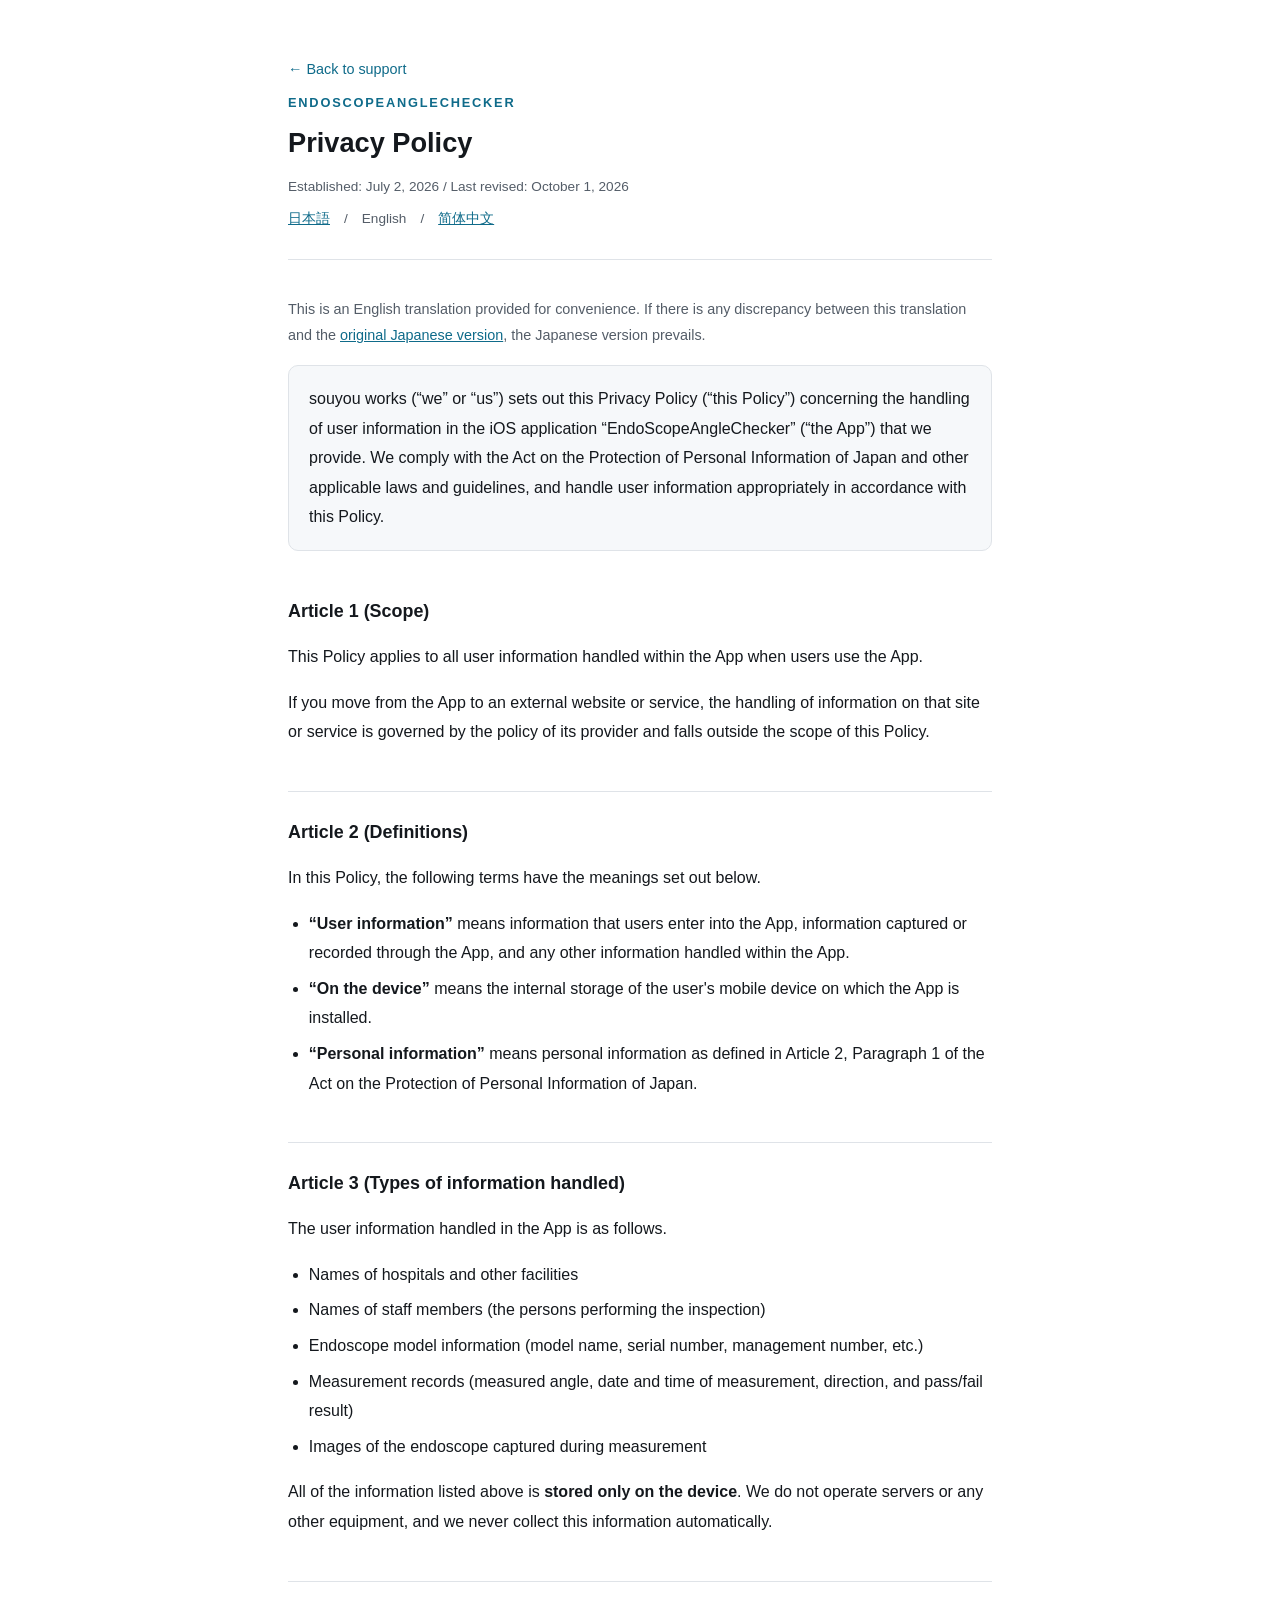
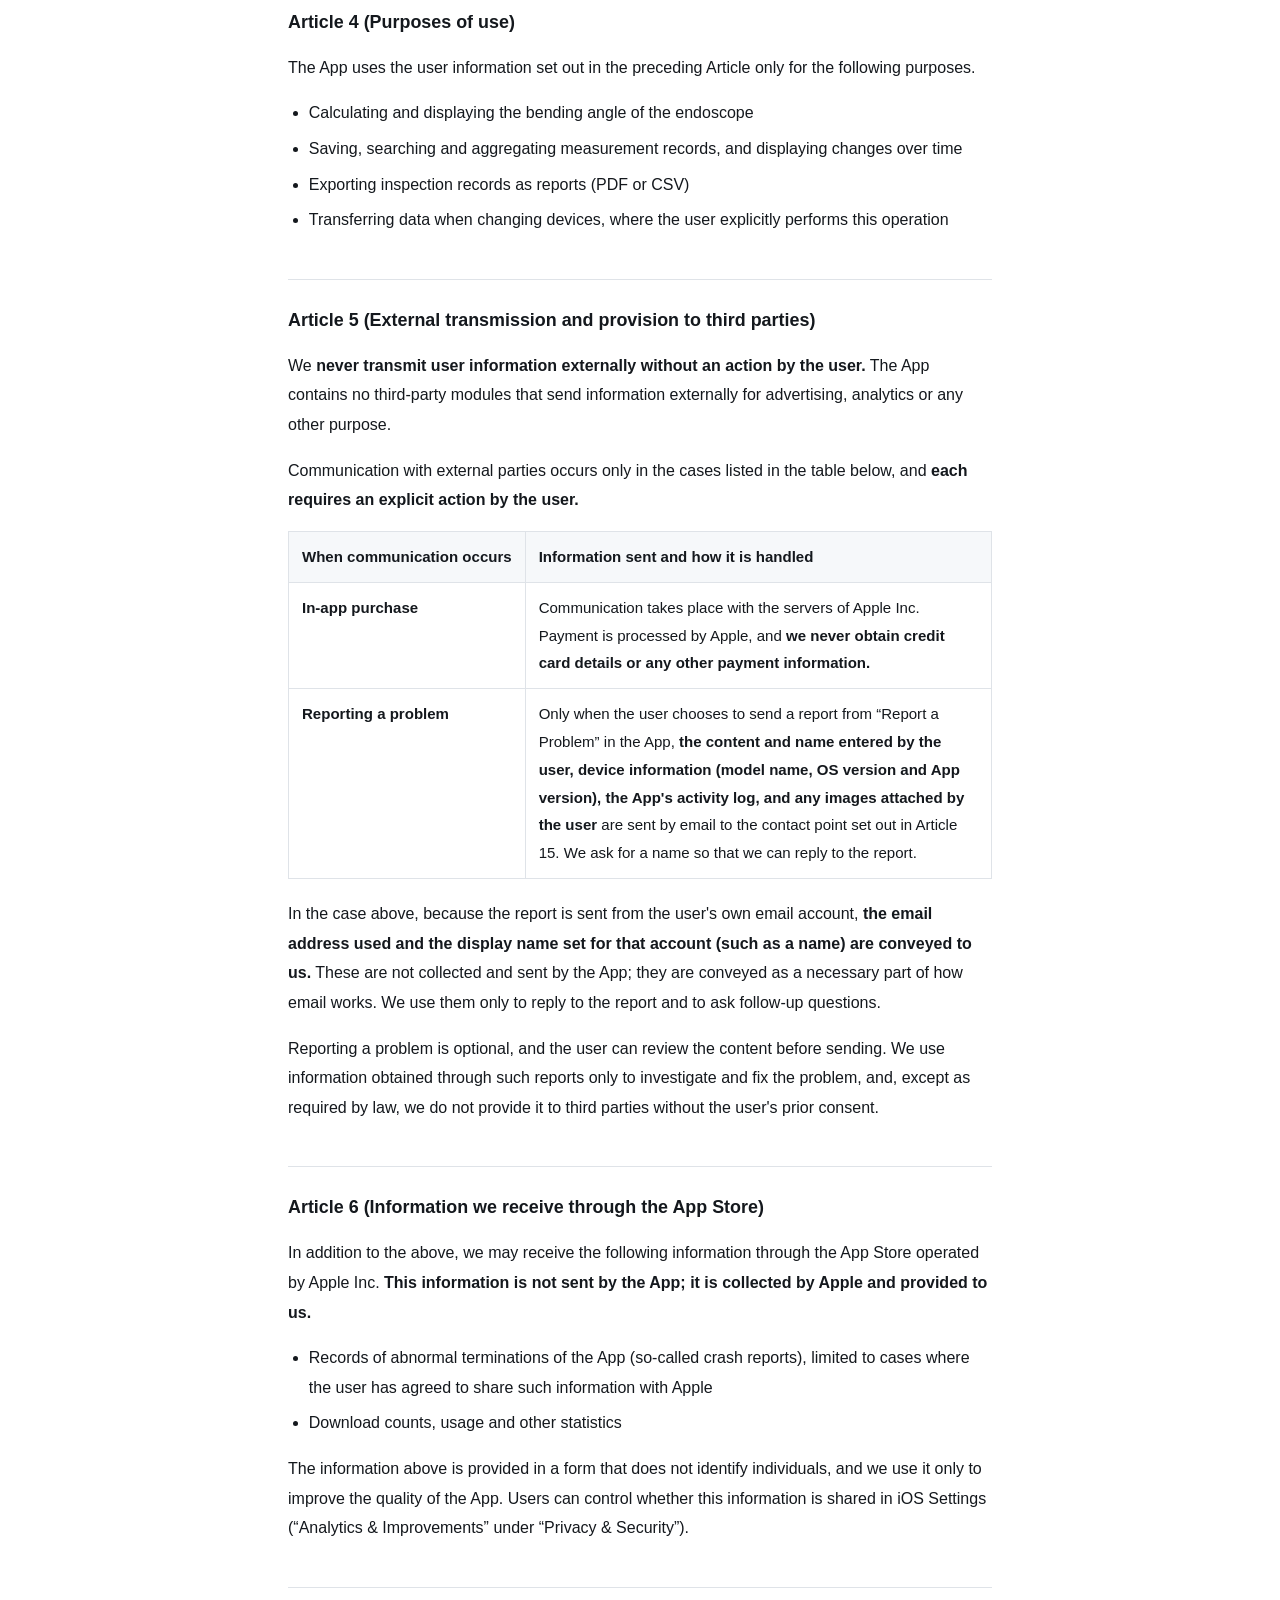
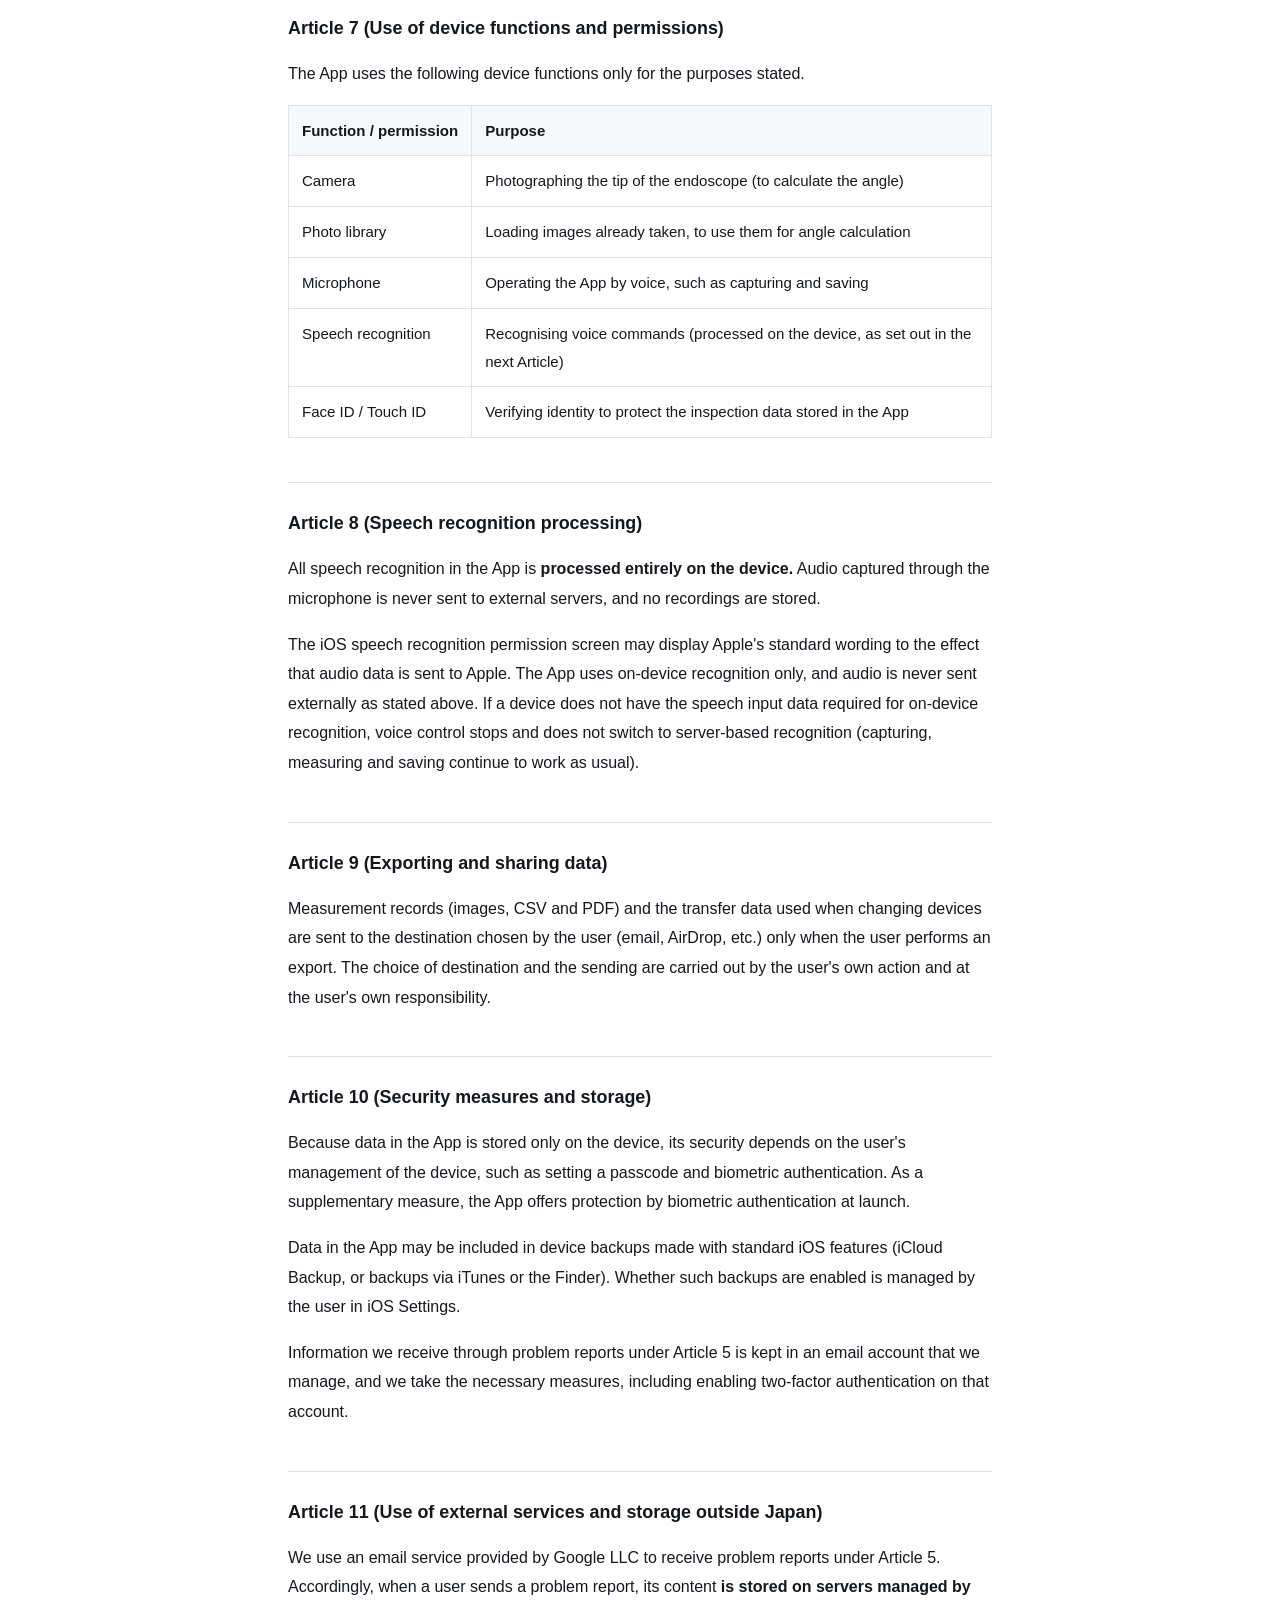
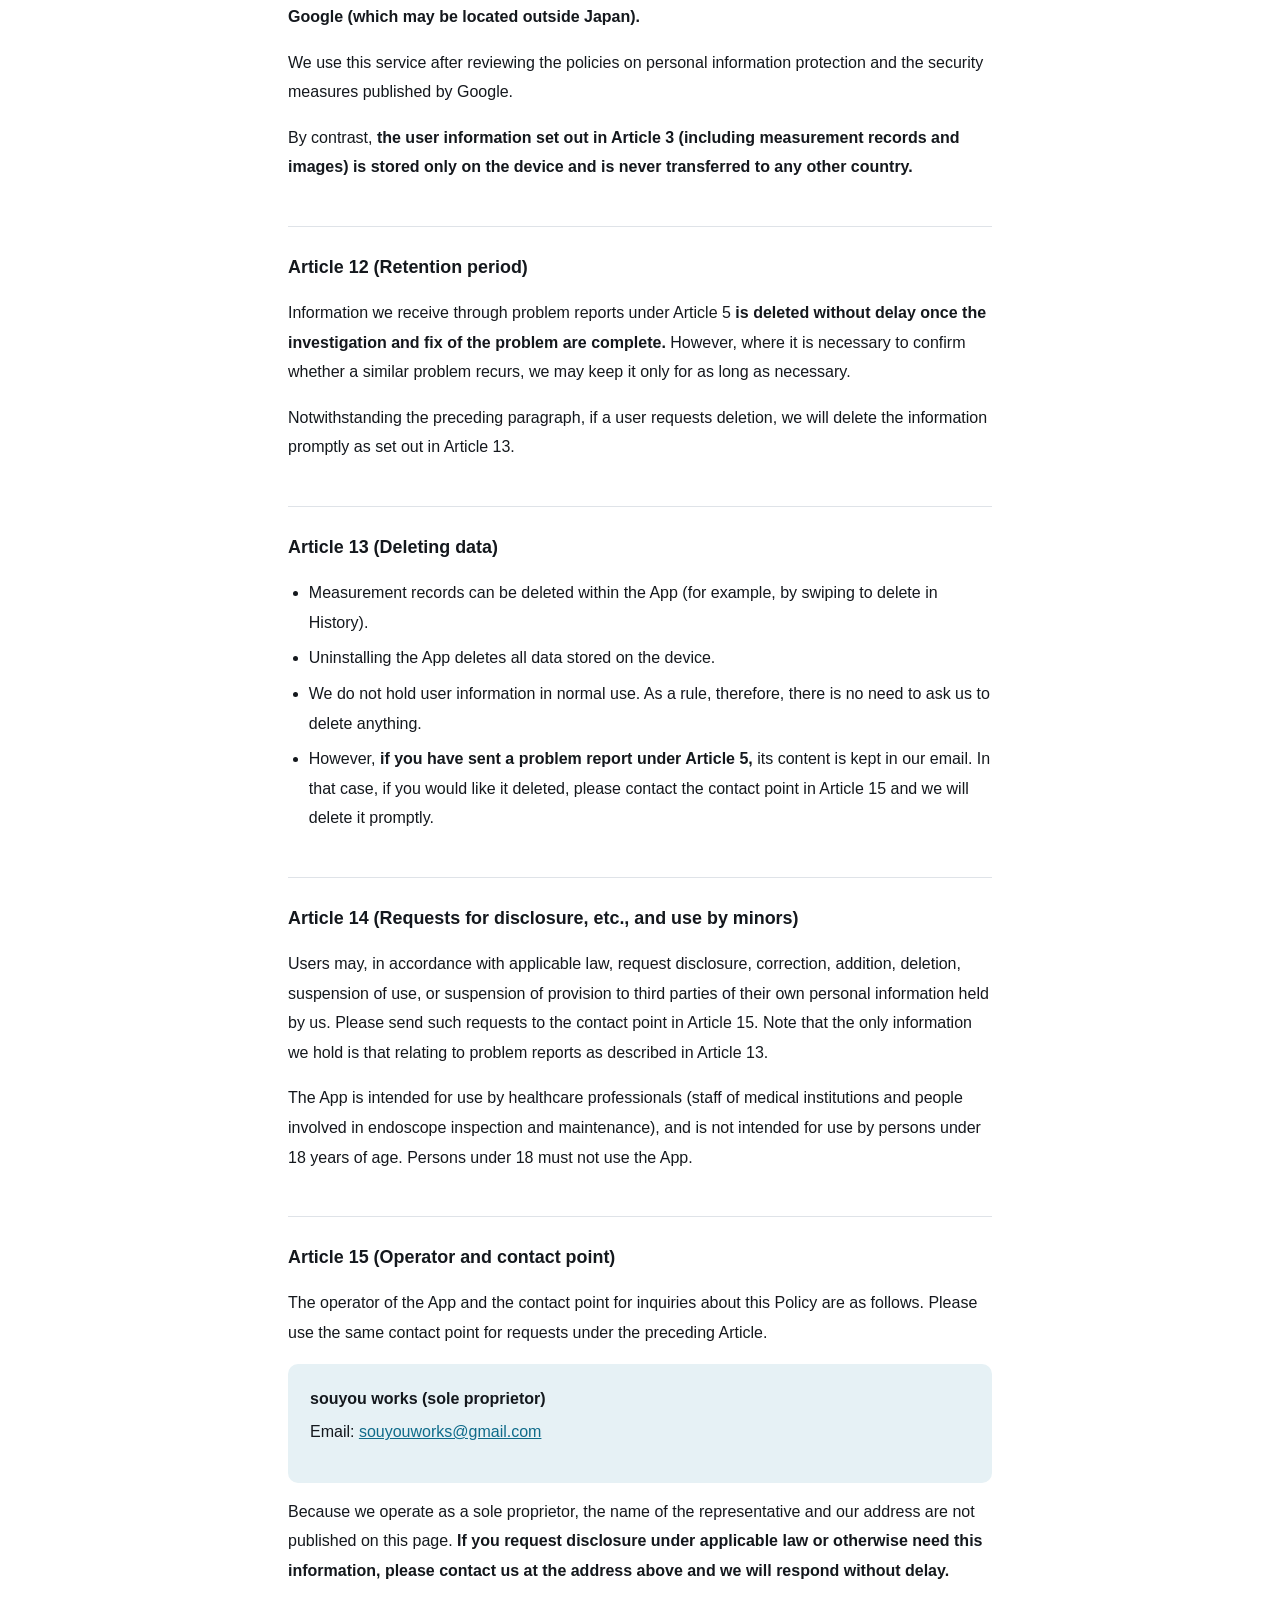
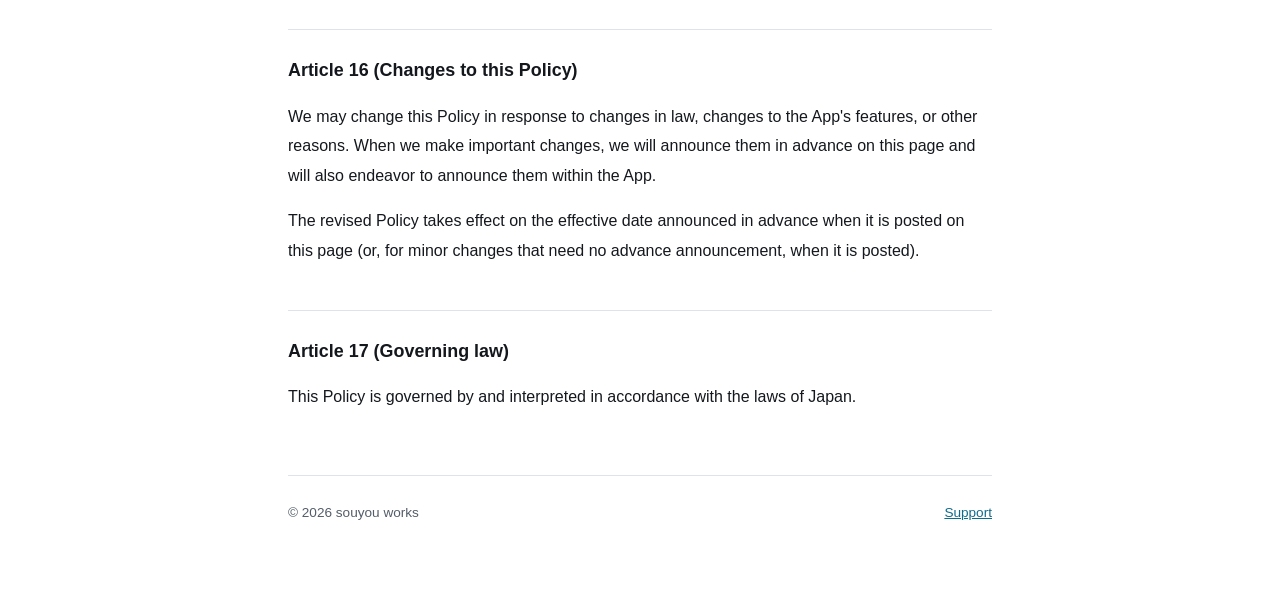
<file: privacy-en.html>
<!DOCTYPE html>
<html lang="en">
<head>
<meta charset="utf-8">
<meta name="viewport" content="width=device-width, initial-scale=1">
<title>Privacy Policy | EndoScopeAngleChecker</title>
<meta name="description" content="Privacy policy for EndoScopeAngleChecker, an iOS app for measuring endoscope bending angles. Covers the information handled, purposes of use, external transmission and security measures.">
<link rel="canonical" href="https://souyouworks.github.io/endoscopeanglechecker/privacy-en.html">
<link rel="alternate" hreflang="ja" href="https://souyouworks.github.io/endoscopeanglechecker/privacy.html">
<link rel="alternate" hreflang="en" href="https://souyouworks.github.io/endoscopeanglechecker/privacy-en.html">
<link rel="alternate" hreflang="zh-Hans" href="https://souyouworks.github.io/endoscopeanglechecker/privacy-zh.html">
<link rel="alternate" hreflang="x-default" href="https://souyouworks.github.io/endoscopeanglechecker/privacy.html">
<link rel="stylesheet" href="style.css?v=01f88eb1">
</head>
<body>
<div class="wrap">

<header>
  <p class="nav"><a href="index-en.html">&larr; Back to support</a></p>
  <p class="app">EndoScopeAngleChecker</p>
  <h1>Privacy Policy</h1>
  <p class="dates">Established: July 2, 2026 / Last revised: October 1, 2026</p>
  <p class="dates" style="margin-top:6px"><a href="privacy.html" hreflang="ja">日本語</a>　/　<span aria-current="true">English</span>　/　<a href="privacy-zh.html" hreflang="zh-Hans">简体中文</a></p>
</header>

<p style="font-size:.9rem;color:var(--ink-soft)">
  This is an English translation provided for convenience. If there is any discrepancy between this translation and the <a href="privacy.html" hreflang="ja">original Japanese version</a>, the Japanese version prevails.
</p>

<p class="lead">
  souyou works (“we” or “us”) sets out this Privacy Policy (“this Policy”) concerning the handling of user information in the iOS application “EndoScopeAngleChecker” (“the App”) that we provide. We comply with the Act on the Protection of Personal Information of Japan and other applicable laws and guidelines, and handle user information appropriately in accordance with this Policy.
</p>

<h2>Article 1 (Scope)</h2>
<p>This Policy applies to all user information handled within the App when users use the App.</p>
<p>If you move from the App to an external website or service, the handling of information on that site or service is governed by the policy of its provider and falls outside the scope of this Policy.</p>

<h2>Article 2 (Definitions)</h2>
<p>In this Policy, the following terms have the meanings set out below.</p>
<ul>
  <li><strong>“User information”</strong> means information that users enter into the App, information captured or recorded through the App, and any other information handled within the App.</li>
  <li><strong>“On the device”</strong> means the internal storage of the user's mobile device on which the App is installed.</li>
  <li><strong>“Personal information”</strong> means personal information as defined in Article 2, Paragraph 1 of the Act on the Protection of Personal Information of Japan.</li>
</ul>

<h2>Article 3 (Types of information handled)</h2>
<p>The user information handled in the App is as follows.</p>
<ul>
  <li>Names of hospitals and other facilities</li>
  <li>Names of staff members (the persons performing the inspection)</li>
  <li>Endoscope model information (model name, serial number, management number, etc.)</li>
  <li>Measurement records (measured angle, date and time of measurement, direction, and pass/fail result)</li>
  <li>Images of the endoscope captured during measurement</li>
</ul>
<p>All of the information listed above is <strong>stored only on the device</strong>. We do not operate servers or any other equipment, and we never collect this information automatically.</p>

<h2>Article 4 (Purposes of use)</h2>
<p>The App uses the user information set out in the preceding Article only for the following purposes.</p>
<ul>
  <li>Calculating and displaying the bending angle of the endoscope</li>
  <li>Saving, searching and aggregating measurement records, and displaying changes over time</li>
  <li>Exporting inspection records as reports (PDF or CSV)</li>
  <li>Transferring data when changing devices, where the user explicitly performs this operation</li>
</ul>

<h2>Article 5 (External transmission and provision to third parties)</h2>
<p>We <strong>never transmit user information externally without an action by the user.</strong> The App contains no third-party modules that send information externally for advertising, analytics or any other purpose.</p>
<p>Communication with external parties occurs only in the cases listed in the table below, and <strong>each requires an explicit action by the user.</strong></p>
<div class="table-scroll">
<table>
  <thead><tr><th>When communication occurs</th><th>Information sent and how it is handled</th></tr></thead>
  <tbody>
    <tr>
      <td><strong>In-app purchase</strong></td>
      <td>Communication takes place with the servers of Apple Inc. Payment is processed by Apple, and <strong>we never obtain credit card details or any other payment information.</strong></td>
    </tr>
    <tr>
      <td><strong>Reporting a problem</strong></td>
      <td>Only when the user chooses to send a report from “Report a Problem” in the App, <strong>the content and name entered by the user, device information (model name, OS version and App version), the App's activity log, and any images attached by the user</strong> are sent by email to the contact point set out in Article 15. We ask for a name so that we can reply to the report.</td>
    </tr>
  </tbody>
</table>
</div>
<p>In the case above, because the report is sent from the user's own email account, <strong>the email address used and the display name set for that account (such as a name) are conveyed to us.</strong> These are not collected and sent by the App; they are conveyed as a necessary part of how email works. We use them only to reply to the report and to ask follow-up questions.</p>
<p>Reporting a problem is optional, and the user can review the content before sending. We use information obtained through such reports only to investigate and fix the problem, and, except as required by law, we do not provide it to third parties without the user's prior consent.</p>

<h2>Article 6 (Information we receive through the App Store)</h2>
<p>In addition to the above, we may receive the following information through the App Store operated by Apple Inc. <strong>This information is not sent by the App; it is collected by Apple and provided to us.</strong></p>
<ul>
  <li>Records of abnormal terminations of the App (so-called crash reports), limited to cases where the user has agreed to share such information with Apple</li>
  <li>Download counts, usage and other statistics</li>
</ul>
<p>The information above is provided in a form that does not identify individuals, and we use it only to improve the quality of the App. Users can control whether this information is shared in iOS Settings (“Analytics &amp; Improvements” under “Privacy &amp; Security”).</p>

<h2>Article 7 (Use of device functions and permissions)</h2>
<p>The App uses the following device functions only for the purposes stated.</p>
<div class="table-scroll">
<table>
  <thead><tr><th>Function / permission</th><th>Purpose</th></tr></thead>
  <tbody>
    <tr><td>Camera</td><td>Photographing the tip of the endoscope (to calculate the angle)</td></tr>
    <tr><td>Photo library</td><td>Loading images already taken, to use them for angle calculation</td></tr>
    <tr><td>Microphone</td><td>Operating the App by voice, such as capturing and saving</td></tr>
    <tr><td>Speech recognition</td><td>Recognising voice commands (processed on the device, as set out in the next Article)</td></tr>
    <tr><td>Face ID / Touch ID</td><td>Verifying identity to protect the inspection data stored in the App</td></tr>
  </tbody>
</table>
</div>

<h2>Article 8 (Speech recognition processing)</h2>
<p>All speech recognition in the App is <strong>processed entirely on the device.</strong> Audio captured through the microphone is never sent to external servers, and no recordings are stored.</p>
<p>The iOS speech recognition permission screen may display Apple's standard wording to the effect that audio data is sent to Apple. The App uses on-device recognition only, and audio is never sent externally as stated above. If a device does not have the speech input data required for on-device recognition, voice control stops and does not switch to server-based recognition (capturing, measuring and saving continue to work as usual).</p>

<h2>Article 9 (Exporting and sharing data)</h2>
<p>Measurement records (images, CSV and PDF) and the transfer data used when changing devices are sent to the destination chosen by the user (email, AirDrop, etc.) only when the user performs an export. The choice of destination and the sending are carried out by the user's own action and at the user's own responsibility.</p>

<h2>Article 10 (Security measures and storage)</h2>
<p>Because data in the App is stored only on the device, its security depends on the user's management of the device, such as setting a passcode and biometric authentication. As a supplementary measure, the App offers protection by biometric authentication at launch.</p>
<p>Data in the App may be included in device backups made with standard iOS features (iCloud Backup, or backups via iTunes or the Finder). Whether such backups are enabled is managed by the user in iOS Settings.</p>
<p>Information we receive through problem reports under Article 5 is kept in an email account that we manage, and we take the necessary measures, including enabling two-factor authentication on that account.</p>

<h2>Article 11 (Use of external services and storage outside Japan)</h2>
<p>We use an email service provided by Google LLC to receive problem reports under Article 5. Accordingly, when a user sends a problem report, its content <strong>is stored on servers managed by Google (which may be located outside Japan).</strong></p>
<p>We use this service after reviewing the policies on personal information protection and the security measures published by Google.</p>
<p>By contrast, <strong>the user information set out in Article 3 (including measurement records and images) is stored only on the device and is never transferred to any other country.</strong></p>

<h2>Article 12 (Retention period)</h2>
<p>Information we receive through problem reports under Article 5 <strong>is deleted without delay once the investigation and fix of the problem are complete.</strong> However, where it is necessary to confirm whether a similar problem recurs, we may keep it only for as long as necessary.</p>
<p>Notwithstanding the preceding paragraph, if a user requests deletion, we will delete the information promptly as set out in Article 13.</p>

<h2>Article 13 (Deleting data)</h2>
<ul>
  <li>Measurement records can be deleted within the App (for example, by swiping to delete in History).</li>
  <li>Uninstalling the App deletes all data stored on the device.</li>
  <li>We do not hold user information in normal use. As a rule, therefore, there is no need to ask us to delete anything.</li>
  <li>However, <strong>if you have sent a problem report under Article 5,</strong> its content is kept in our email. In that case, if you would like it deleted, please contact the contact point in Article 15 and we will delete it promptly.</li>
</ul>

<h2>Article 14 (Requests for disclosure, etc., and use by minors)</h2>
<p>Users may, in accordance with applicable law, request disclosure, correction, addition, deletion, suspension of use, or suspension of provision to third parties of their own personal information held by us. Please send such requests to the contact point in Article 15. Note that the only information we hold is that relating to problem reports as described in Article 13.</p>
<p>The App is intended for use by healthcare professionals (staff of medical institutions and people involved in endoscope inspection and maintenance), and is not intended for use by persons under 18 years of age. Persons under 18 must not use the App.</p>

<h2>Article 15 (Operator and contact point)</h2>
<p>The operator of the App and the contact point for inquiries about this Policy are as follows. Please use the same contact point for requests under the preceding Article.</p>
<div class="contact">
  <p class="name">souyou works (sole proprietor)</p>
  <p>Email: <a href="mailto:souyouworks@gmail.com">souyouworks@gmail.com</a></p>
</div>
<p style="margin-top:14px">Because we operate as a sole proprietor, the name of the representative and our address are not published on this page. <strong>If you request disclosure under applicable law or otherwise need this information, please contact us at the address above and we will respond without delay.</strong></p>

<h2>Article 16 (Changes to this Policy)</h2>
<p>We may change this Policy in response to changes in law, changes to the App's features, or other reasons. When we make important changes, we will announce them in advance on this page and will also endeavor to announce them within the App.</p>
<p>The revised Policy takes effect on the effective date announced in advance when it is posted on this page (or, for minor changes that need no advance announcement, when it is posted).</p>

<h2>Article 17 (Governing law)</h2>
<p>This Policy is governed by and interpreted in accordance with the laws of Japan.</p>

<footer>
  <span>&copy; 2026 souyou works</span>
  <span><a href="index-en.html">Support</a></span>
</footer>

</div>
</body>
</html>
</file>
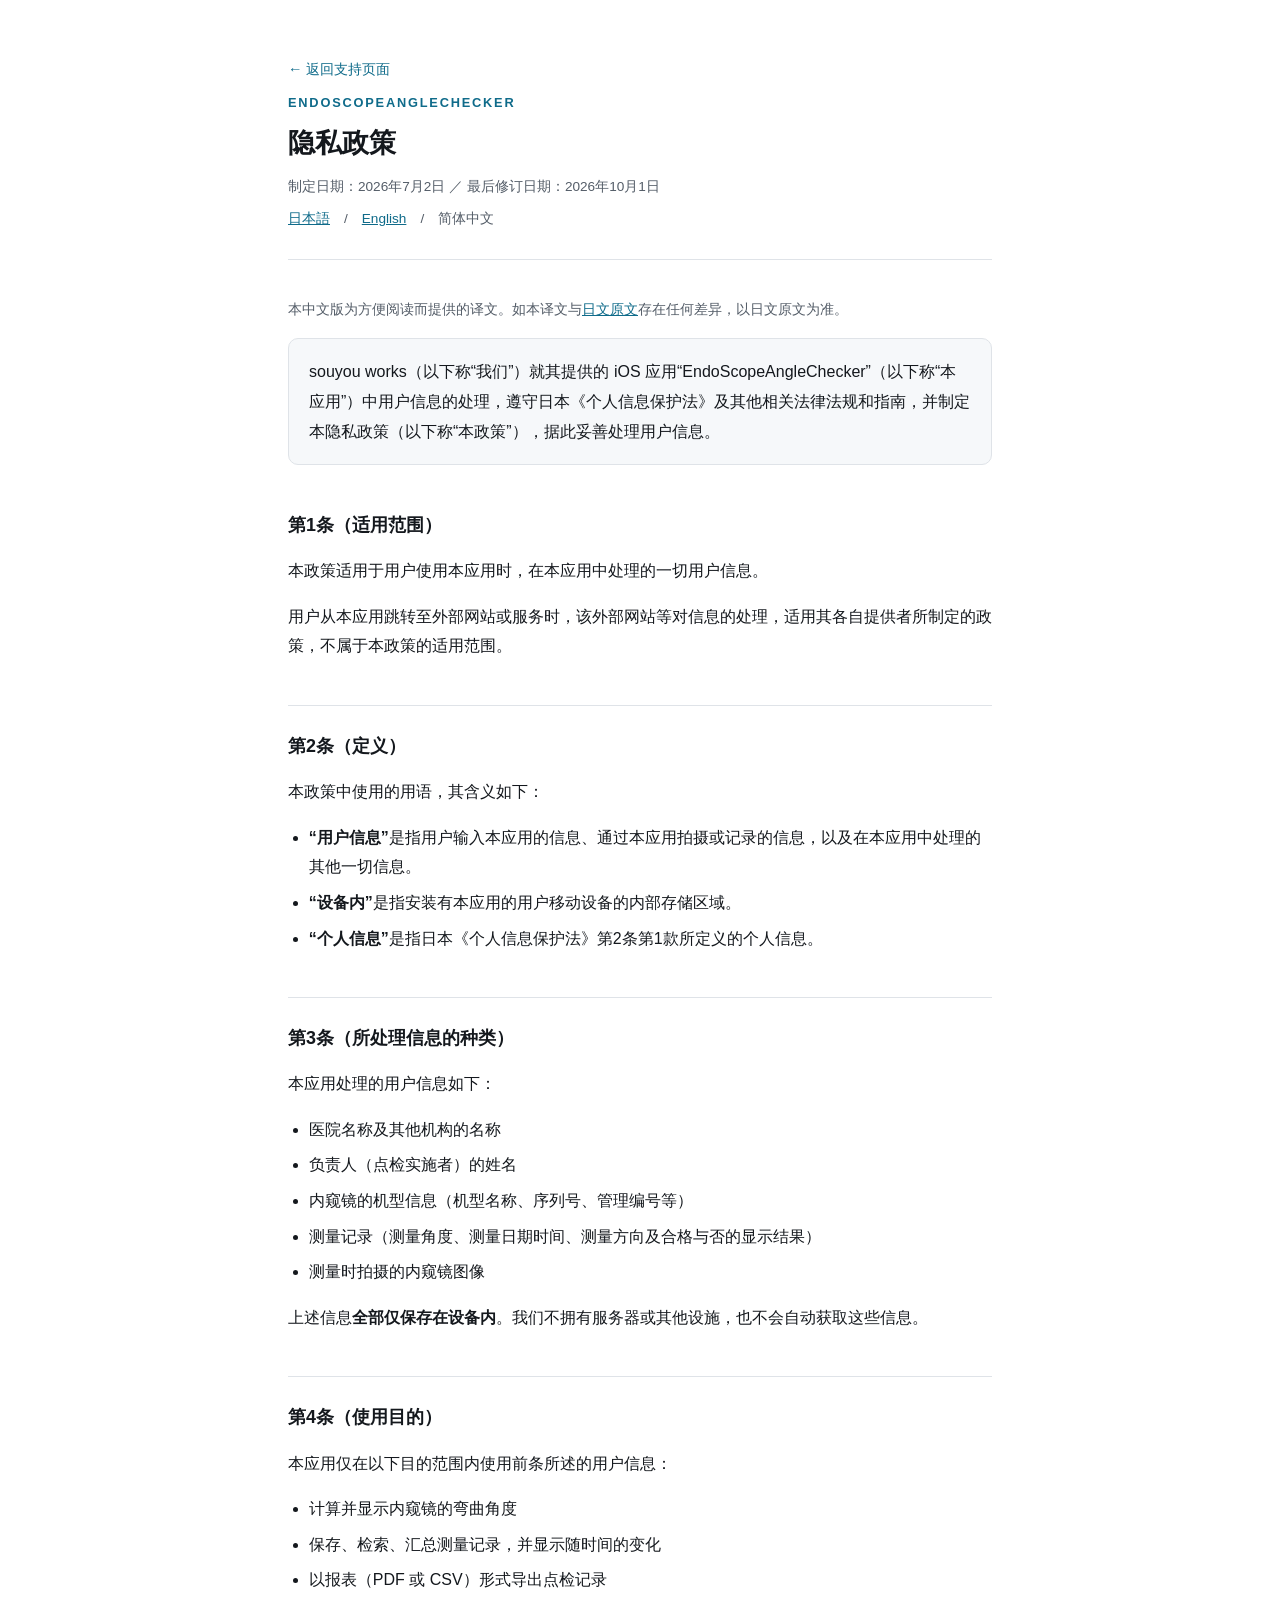
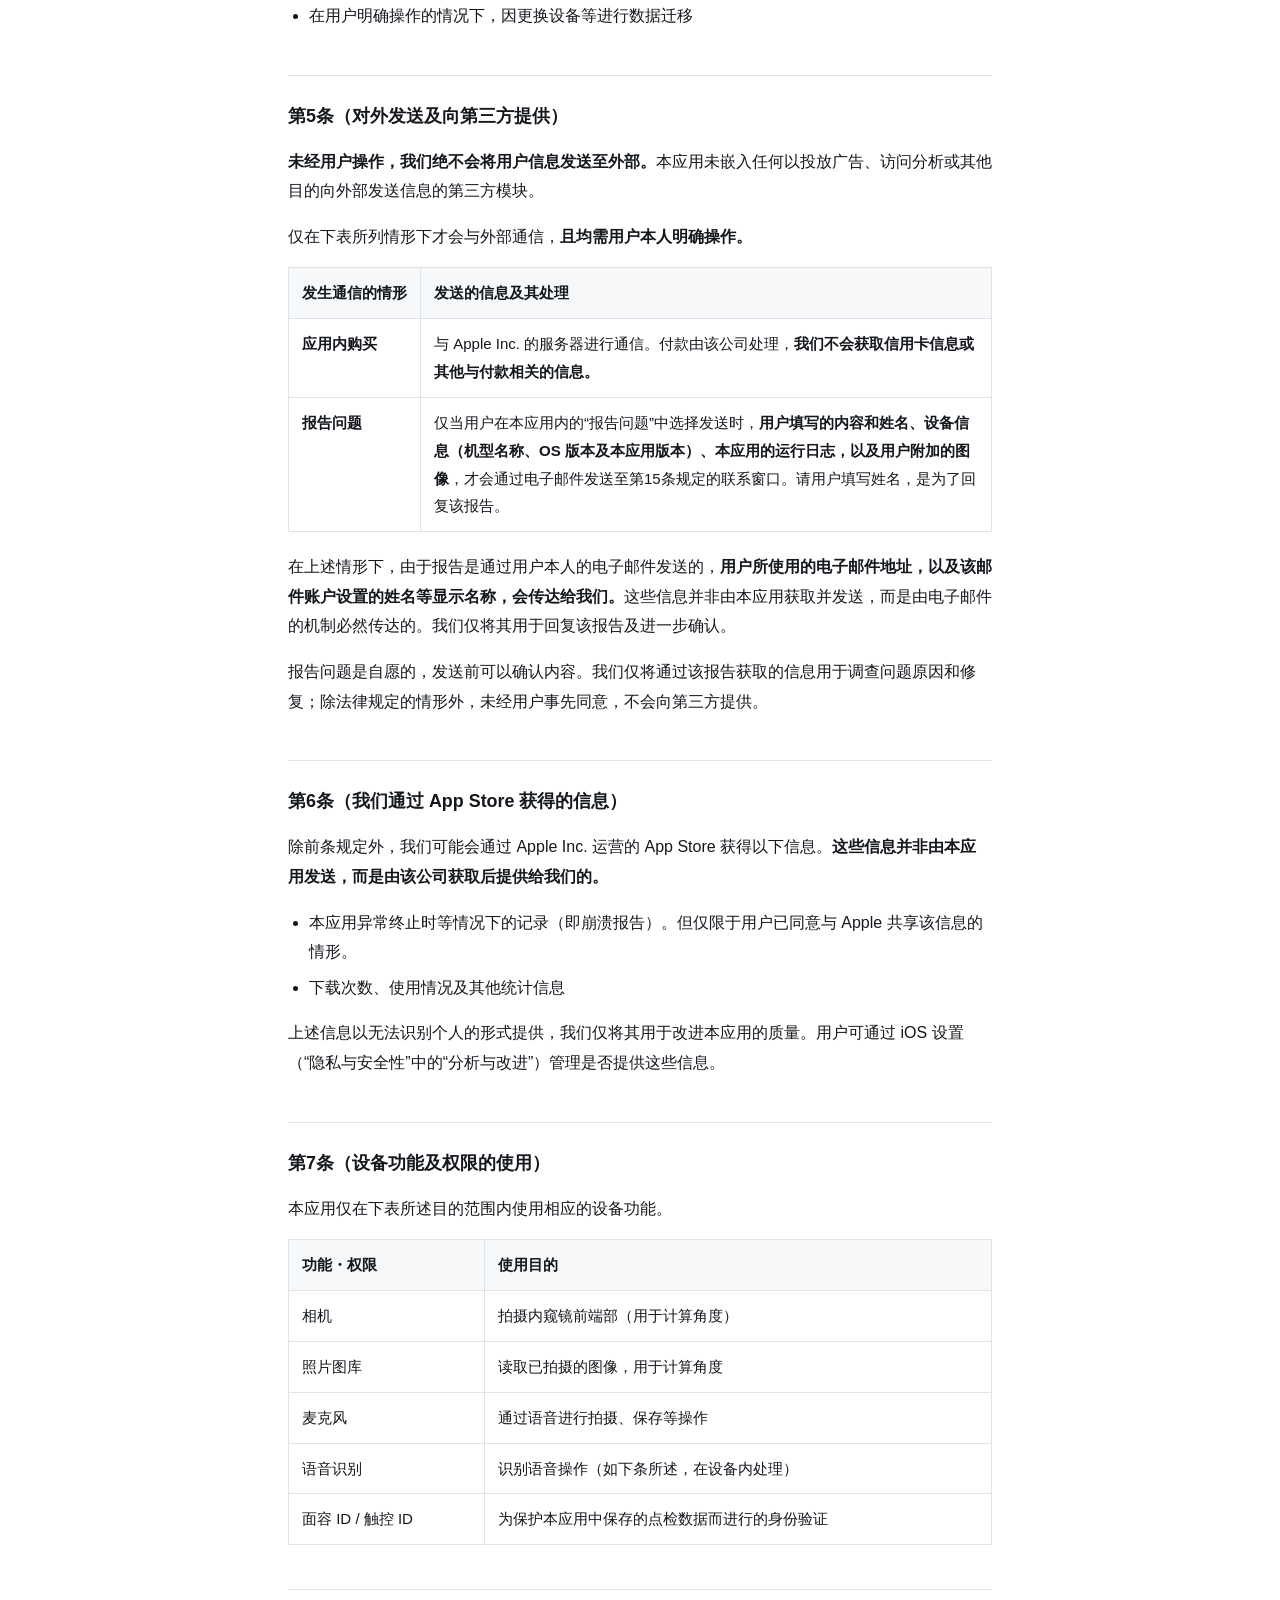
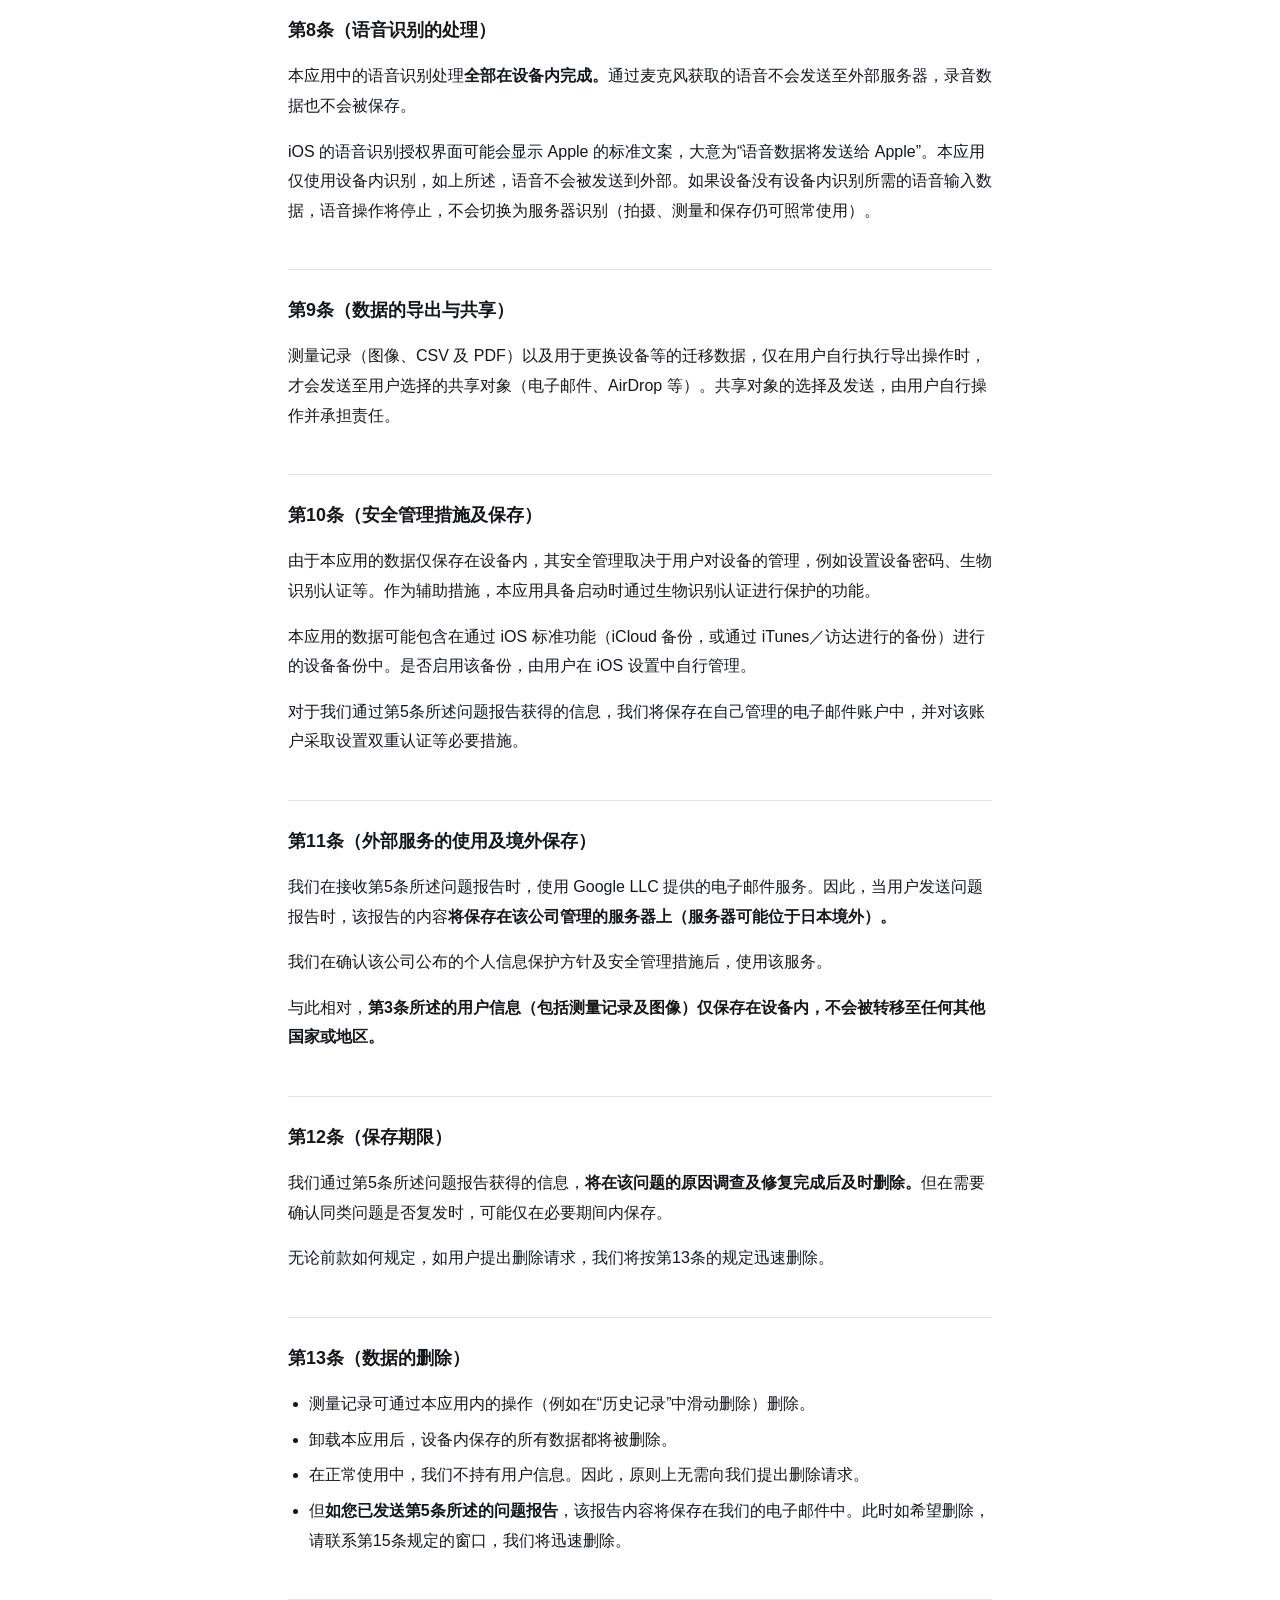
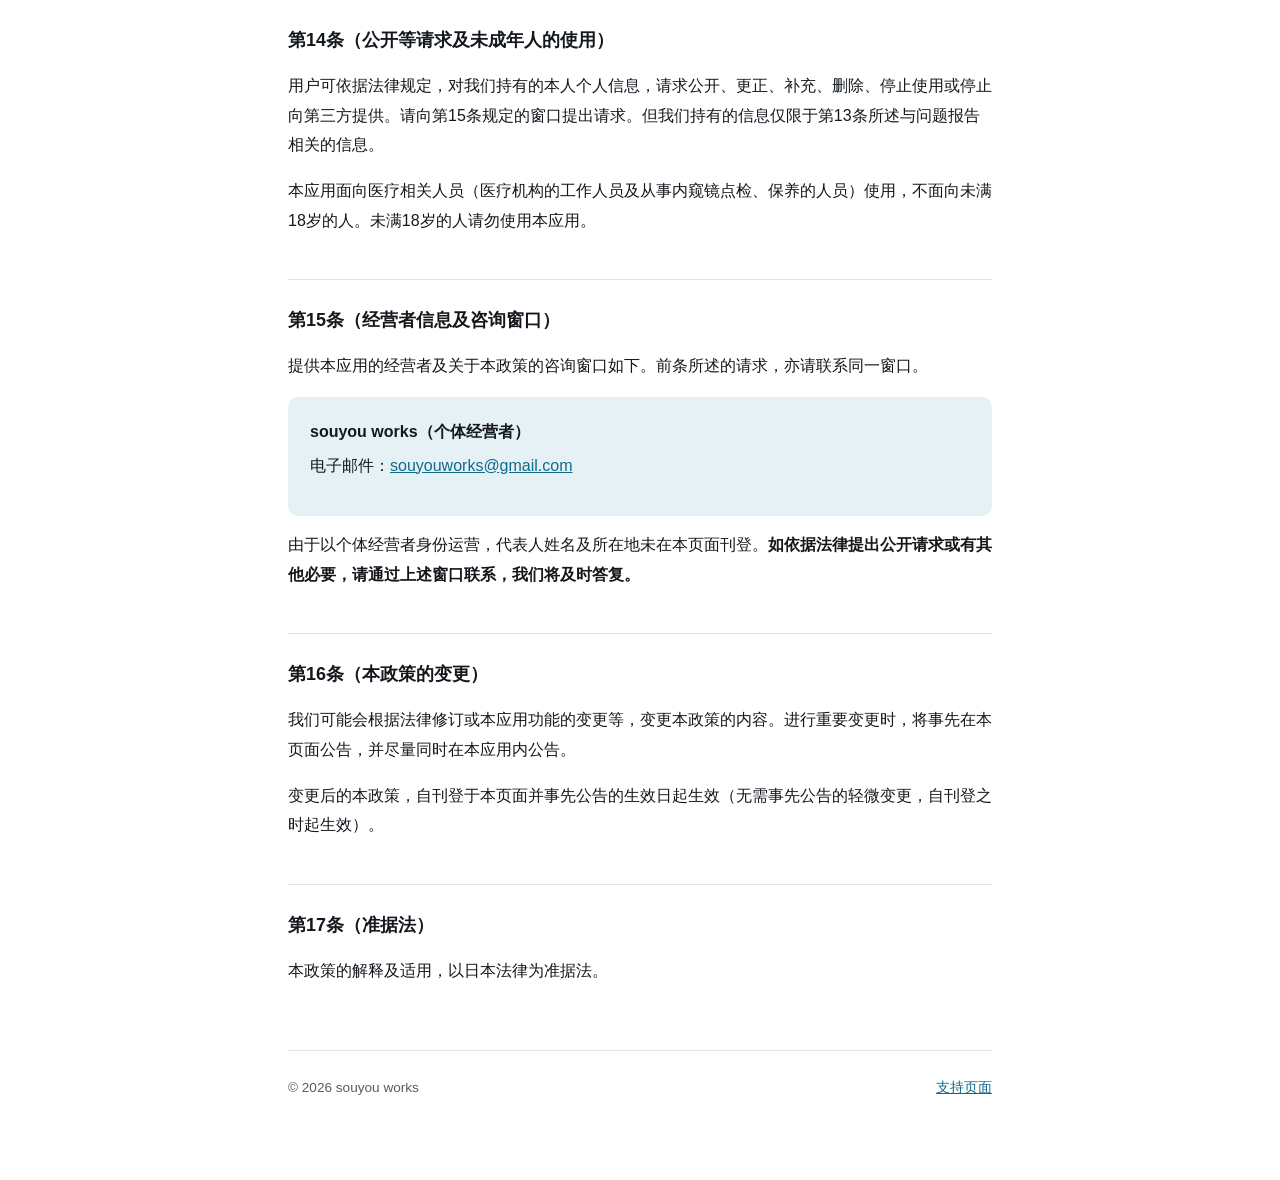
<file: privacy-zh.html>
<!DOCTYPE html>
<html lang="zh-Hans">
<head>
<meta charset="utf-8">
<meta name="viewport" content="width=device-width, initial-scale=1">
<title>隐私政策｜EndoScopeAngleChecker</title>
<meta name="description" content="EndoScopeAngleChecker（内窥镜弯曲角度测量应用）的隐私政策。规定所处理的信息、使用目的、对外发送及安全管理措施等。">
<link rel="canonical" href="https://souyouworks.github.io/endoscopeanglechecker/privacy-zh.html">
<link rel="alternate" hreflang="ja" href="https://souyouworks.github.io/endoscopeanglechecker/privacy.html">
<link rel="alternate" hreflang="en" href="https://souyouworks.github.io/endoscopeanglechecker/privacy-en.html">
<link rel="alternate" hreflang="zh-Hans" href="https://souyouworks.github.io/endoscopeanglechecker/privacy-zh.html">
<link rel="alternate" hreflang="x-default" href="https://souyouworks.github.io/endoscopeanglechecker/privacy.html">
<link rel="stylesheet" href="style.css?v=01f88eb1">
</head>
<body>
<div class="wrap">

<header>
  <p class="nav"><a href="index-zh.html">&larr; 返回支持页面</a></p>
  <p class="app">EndoScopeAngleChecker</p>
  <h1>隐私政策</h1>
  <p class="dates">制定日期：2026年7月2日 ／ 最后修订日期：2026年10月1日</p>
  <p class="dates" style="margin-top:6px"><a href="privacy.html" hreflang="ja">日本語</a>　/　<a href="privacy-en.html" hreflang="en">English</a>　/　<span aria-current="true">简体中文</span></p>
</header>

<p style="font-size:.9rem;color:var(--ink-soft)">
  本中文版为方便阅读而提供的译文。如本译文与<a href="privacy.html" hreflang="ja">日文原文</a>存在任何差异，以日文原文为准。
</p>

<p class="lead">
  souyou works（以下称“我们”）就其提供的 iOS 应用“EndoScopeAngleChecker”（以下称“本应用”）中用户信息的处理，遵守日本《个人信息保护法》及其他相关法律法规和指南，并制定本隐私政策（以下称“本政策”），据此妥善处理用户信息。
</p>

<h2>第1条（适用范围）</h2>
<p>本政策适用于用户使用本应用时，在本应用中处理的一切用户信息。</p>
<p>用户从本应用跳转至外部网站或服务时，该外部网站等对信息的处理，适用其各自提供者所制定的政策，不属于本政策的适用范围。</p>

<h2>第2条（定义）</h2>
<p>本政策中使用的用语，其含义如下：</p>
<ul>
  <li><strong>“用户信息”</strong>是指用户输入本应用的信息、通过本应用拍摄或记录的信息，以及在本应用中处理的其他一切信息。</li>
  <li><strong>“设备内”</strong>是指安装有本应用的用户移动设备的内部存储区域。</li>
  <li><strong>“个人信息”</strong>是指日本《个人信息保护法》第2条第1款所定义的个人信息。</li>
</ul>

<h2>第3条（所处理信息的种类）</h2>
<p>本应用处理的用户信息如下：</p>
<ul>
  <li>医院名称及其他机构的名称</li>
  <li>负责人（点检实施者）的姓名</li>
  <li>内窥镜的机型信息（机型名称、序列号、管理编号等）</li>
  <li>测量记录（测量角度、测量日期时间、测量方向及合格与否的显示结果）</li>
  <li>测量时拍摄的内窥镜图像</li>
</ul>
<p>上述信息<strong>全部仅保存在设备内</strong>。我们不拥有服务器或其他设施，也不会自动获取这些信息。</p>

<h2>第4条（使用目的）</h2>
<p>本应用仅在以下目的范围内使用前条所述的用户信息：</p>
<ul>
  <li>计算并显示内窥镜的弯曲角度</li>
  <li>保存、检索、汇总测量记录，并显示随时间的变化</li>
  <li>以报表（PDF 或 CSV）形式导出点检记录</li>
  <li>在用户明确操作的情况下，因更换设备等进行数据迁移</li>
</ul>

<h2>第5条（对外发送及向第三方提供）</h2>
<p><strong>未经用户操作，我们绝不会将用户信息发送至外部。</strong>本应用未嵌入任何以投放广告、访问分析或其他目的向外部发送信息的第三方模块。</p>
<p>仅在下表所列情形下才会与外部通信，<strong>且均需用户本人明确操作。</strong></p>
<div class="table-scroll">
<table>
  <thead><tr><th>发生通信的情形</th><th>发送的信息及其处理</th></tr></thead>
  <tbody>
    <tr>
      <td><strong>应用内购买</strong></td>
      <td>与 Apple Inc. 的服务器进行通信。付款由该公司处理，<strong>我们不会获取信用卡信息或其他与付款相关的信息。</strong></td>
    </tr>
    <tr>
      <td><strong>报告问题</strong></td>
      <td>仅当用户在本应用内的“报告问题”中选择发送时，<strong>用户填写的内容和姓名、设备信息（机型名称、OS 版本及本应用版本）、本应用的运行日志，以及用户附加的图像</strong>，才会通过电子邮件发送至第15条规定的联系窗口。请用户填写姓名，是为了回复该报告。</td>
    </tr>
  </tbody>
</table>
</div>
<p>在上述情形下，由于报告是通过用户本人的电子邮件发送的，<strong>用户所使用的电子邮件地址，以及该邮件账户设置的姓名等显示名称，会传达给我们。</strong>这些信息并非由本应用获取并发送，而是由电子邮件的机制必然传达的。我们仅将其用于回复该报告及进一步确认。</p>
<p>报告问题是自愿的，发送前可以确认内容。我们仅将通过该报告获取的信息用于调查问题原因和修复；除法律规定的情形外，未经用户事先同意，不会向第三方提供。</p>

<h2>第6条（我们通过 App Store 获得的信息）</h2>
<p>除前条规定外，我们可能会通过 Apple Inc. 运营的 App Store 获得以下信息。<strong>这些信息并非由本应用发送，而是由该公司获取后提供给我们的。</strong></p>
<ul>
  <li>本应用异常终止时等情况下的记录（即崩溃报告）。但仅限于用户已同意与 Apple 共享该信息的情形。</li>
  <li>下载次数、使用情况及其他统计信息</li>
</ul>
<p>上述信息以无法识别个人的形式提供，我们仅将其用于改进本应用的质量。用户可通过 iOS 设置（“隐私与安全性”中的“分析与改进”）管理是否提供这些信息。</p>

<h2>第7条（设备功能及权限的使用）</h2>
<p>本应用仅在下表所述目的范围内使用相应的设备功能。</p>
<div class="table-scroll">
<table>
  <thead><tr><th>功能・权限</th><th>使用目的</th></tr></thead>
  <tbody>
    <tr><td>相机</td><td>拍摄内窥镜前端部（用于计算角度）</td></tr>
    <tr><td>照片图库</td><td>读取已拍摄的图像，用于计算角度</td></tr>
    <tr><td>麦克风</td><td>通过语音进行拍摄、保存等操作</td></tr>
    <tr><td>语音识别</td><td>识别语音操作（如下条所述，在设备内处理）</td></tr>
    <tr><td>面容 ID / 触控 ID</td><td>为保护本应用中保存的点检数据而进行的身份验证</td></tr>
  </tbody>
</table>
</div>

<h2>第8条（语音识别的处理）</h2>
<p>本应用中的语音识别处理<strong>全部在设备内完成。</strong>通过麦克风获取的语音不会发送至外部服务器，录音数据也不会被保存。</p>
<p>iOS 的语音识别授权界面可能会显示 Apple 的标准文案，大意为“语音数据将发送给 Apple”。本应用仅使用设备内识别，如上所述，语音不会被发送到外部。如果设备没有设备内识别所需的语音输入数据，语音操作将停止，不会切换为服务器识别（拍摄、测量和保存仍可照常使用）。</p>

<h2>第9条（数据的导出与共享）</h2>
<p>测量记录（图像、CSV 及 PDF）以及用于更换设备等的迁移数据，仅在用户自行执行导出操作时，才会发送至用户选择的共享对象（电子邮件、AirDrop 等）。共享对象的选择及发送，由用户自行操作并承担责任。</p>

<h2>第10条（安全管理措施及保存）</h2>
<p>由于本应用的数据仅保存在设备内，其安全管理取决于用户对设备的管理，例如设置设备密码、生物识别认证等。作为辅助措施，本应用具备启动时通过生物识别认证进行保护的功能。</p>
<p>本应用的数据可能包含在通过 iOS 标准功能（iCloud 备份，或通过 iTunes／访达进行的备份）进行的设备备份中。是否启用该备份，由用户在 iOS 设置中自行管理。</p>
<p>对于我们通过第5条所述问题报告获得的信息，我们将保存在自己管理的电子邮件账户中，并对该账户采取设置双重认证等必要措施。</p>

<h2>第11条（外部服务的使用及境外保存）</h2>
<p>我们在接收第5条所述问题报告时，使用 Google LLC 提供的电子邮件服务。因此，当用户发送问题报告时，该报告的内容<strong>将保存在该公司管理的服务器上（服务器可能位于日本境外）。</strong></p>
<p>我们在确认该公司公布的个人信息保护方针及安全管理措施后，使用该服务。</p>
<p>与此相对，<strong>第3条所述的用户信息（包括测量记录及图像）仅保存在设备内，不会被转移至任何其他国家或地区。</strong></p>

<h2>第12条（保存期限）</h2>
<p>我们通过第5条所述问题报告获得的信息，<strong>将在该问题的原因调查及修复完成后及时删除。</strong>但在需要确认同类问题是否复发时，可能仅在必要期间内保存。</p>
<p>无论前款如何规定，如用户提出删除请求，我们将按第13条的规定迅速删除。</p>

<h2>第13条（数据的删除）</h2>
<ul>
  <li>测量记录可通过本应用内的操作（例如在“历史记录”中滑动删除）删除。</li>
  <li>卸载本应用后，设备内保存的所有数据都将被删除。</li>
  <li>在正常使用中，我们不持有用户信息。因此，原则上无需向我们提出删除请求。</li>
  <li>但<strong>如您已发送第5条所述的问题报告</strong>，该报告内容将保存在我们的电子邮件中。此时如希望删除，请联系第15条规定的窗口，我们将迅速删除。</li>
</ul>

<h2>第14条（公开等请求及未成年人的使用）</h2>
<p>用户可依据法律规定，对我们持有的本人个人信息，请求公开、更正、补充、删除、停止使用或停止向第三方提供。请向第15条规定的窗口提出请求。但我们持有的信息仅限于第13条所述与问题报告相关的信息。</p>
<p>本应用面向医疗相关人员（医疗机构的工作人员及从事内窥镜点检、保养的人员）使用，不面向未满18岁的人。未满18岁的人请勿使用本应用。</p>

<h2>第15条（经营者信息及咨询窗口）</h2>
<p>提供本应用的经营者及关于本政策的咨询窗口如下。前条所述的请求，亦请联系同一窗口。</p>
<div class="contact">
  <p class="name">souyou works（个体经营者）</p>
  <p>电子邮件：<a href="mailto:souyouworks@gmail.com">souyouworks@gmail.com</a></p>
</div>
<p style="margin-top:14px">由于以个体经营者身份运营，代表人姓名及所在地未在本页面刊登。<strong>如依据法律提出公开请求或有其他必要，请通过上述窗口联系，我们将及时答复。</strong></p>

<h2>第16条（本政策的变更）</h2>
<p>我们可能会根据法律修订或本应用功能的变更等，变更本政策的内容。进行重要变更时，将事先在本页面公告，并尽量同时在本应用内公告。</p>
<p>变更后的本政策，自刊登于本页面并事先公告的生效日起生效（无需事先公告的轻微变更，自刊登之时起生效）。</p>

<h2>第17条（准据法）</h2>
<p>本政策的解释及适用，以日本法律为准据法。</p>

<footer>
  <span>&copy; 2026 souyou works</span>
  <span><a href="index-zh.html">支持页面</a></span>
</footer>

</div>
</body>
</html>
</file>
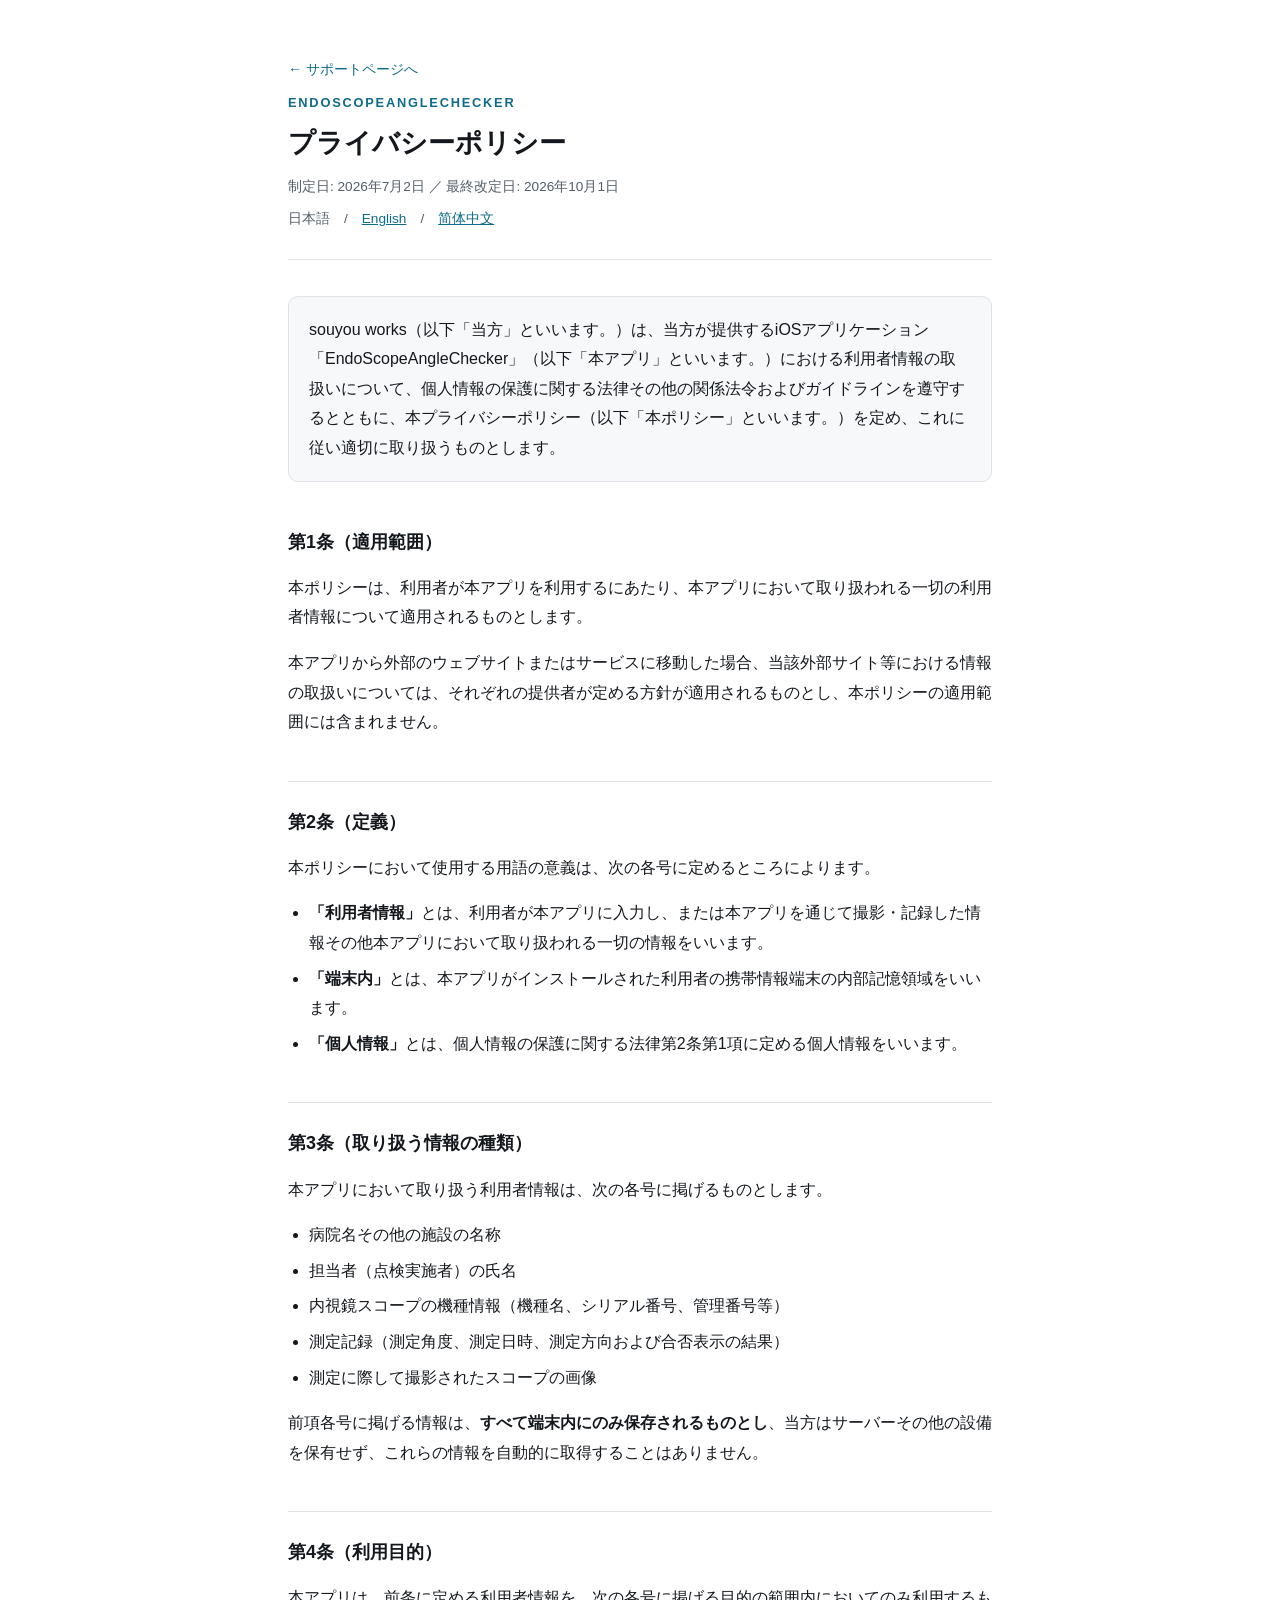
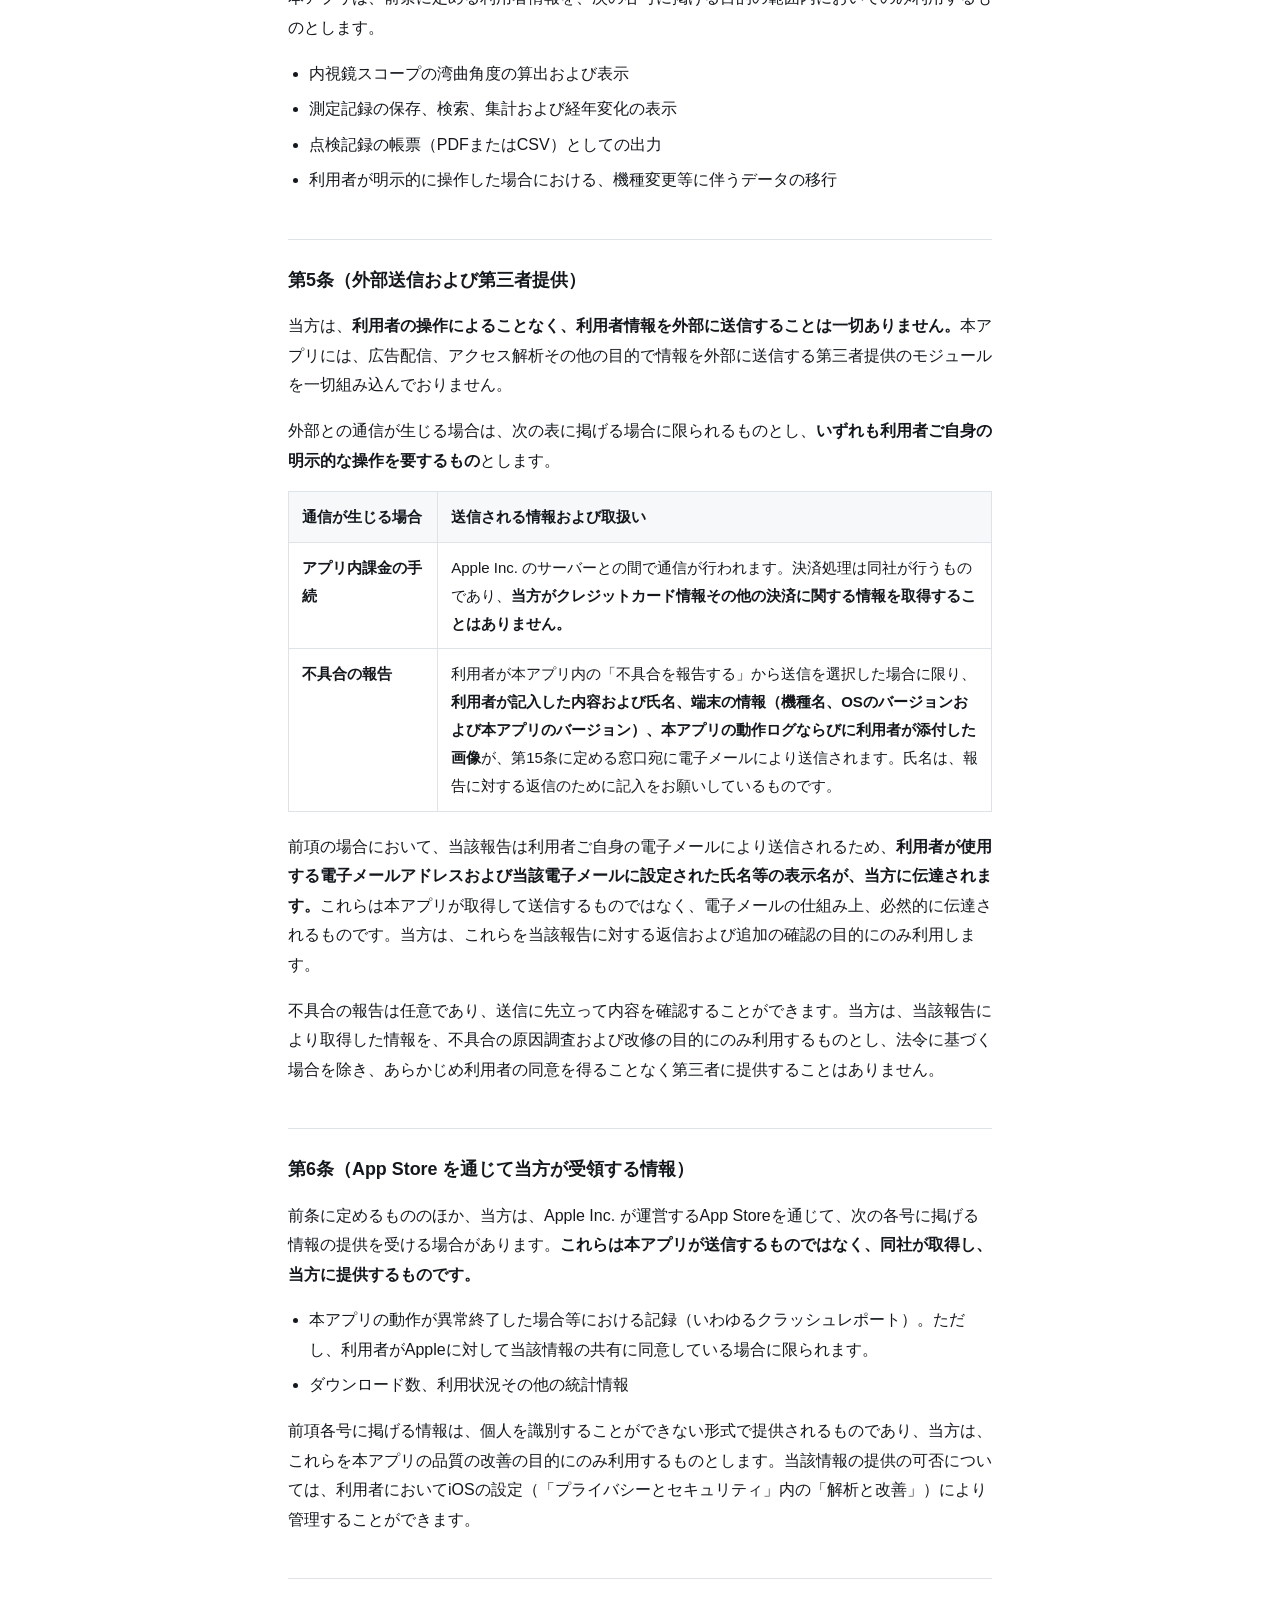
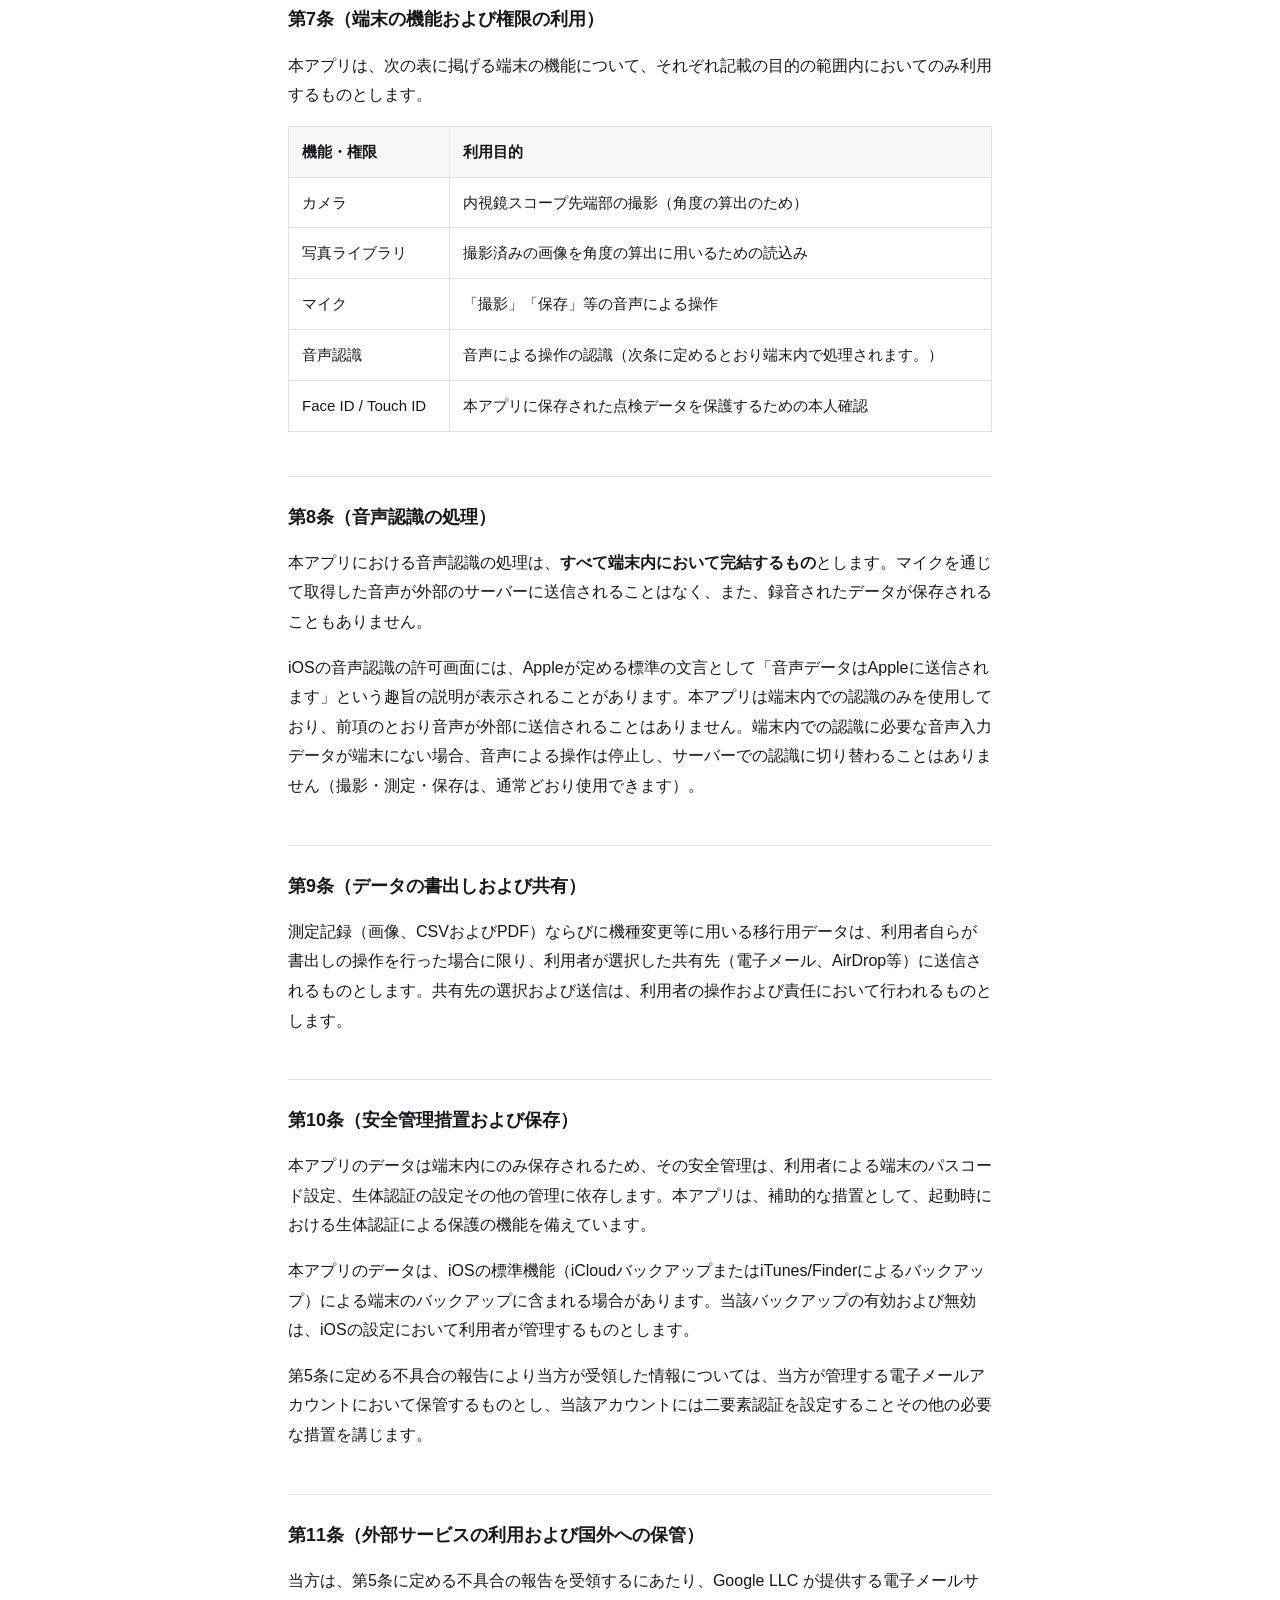
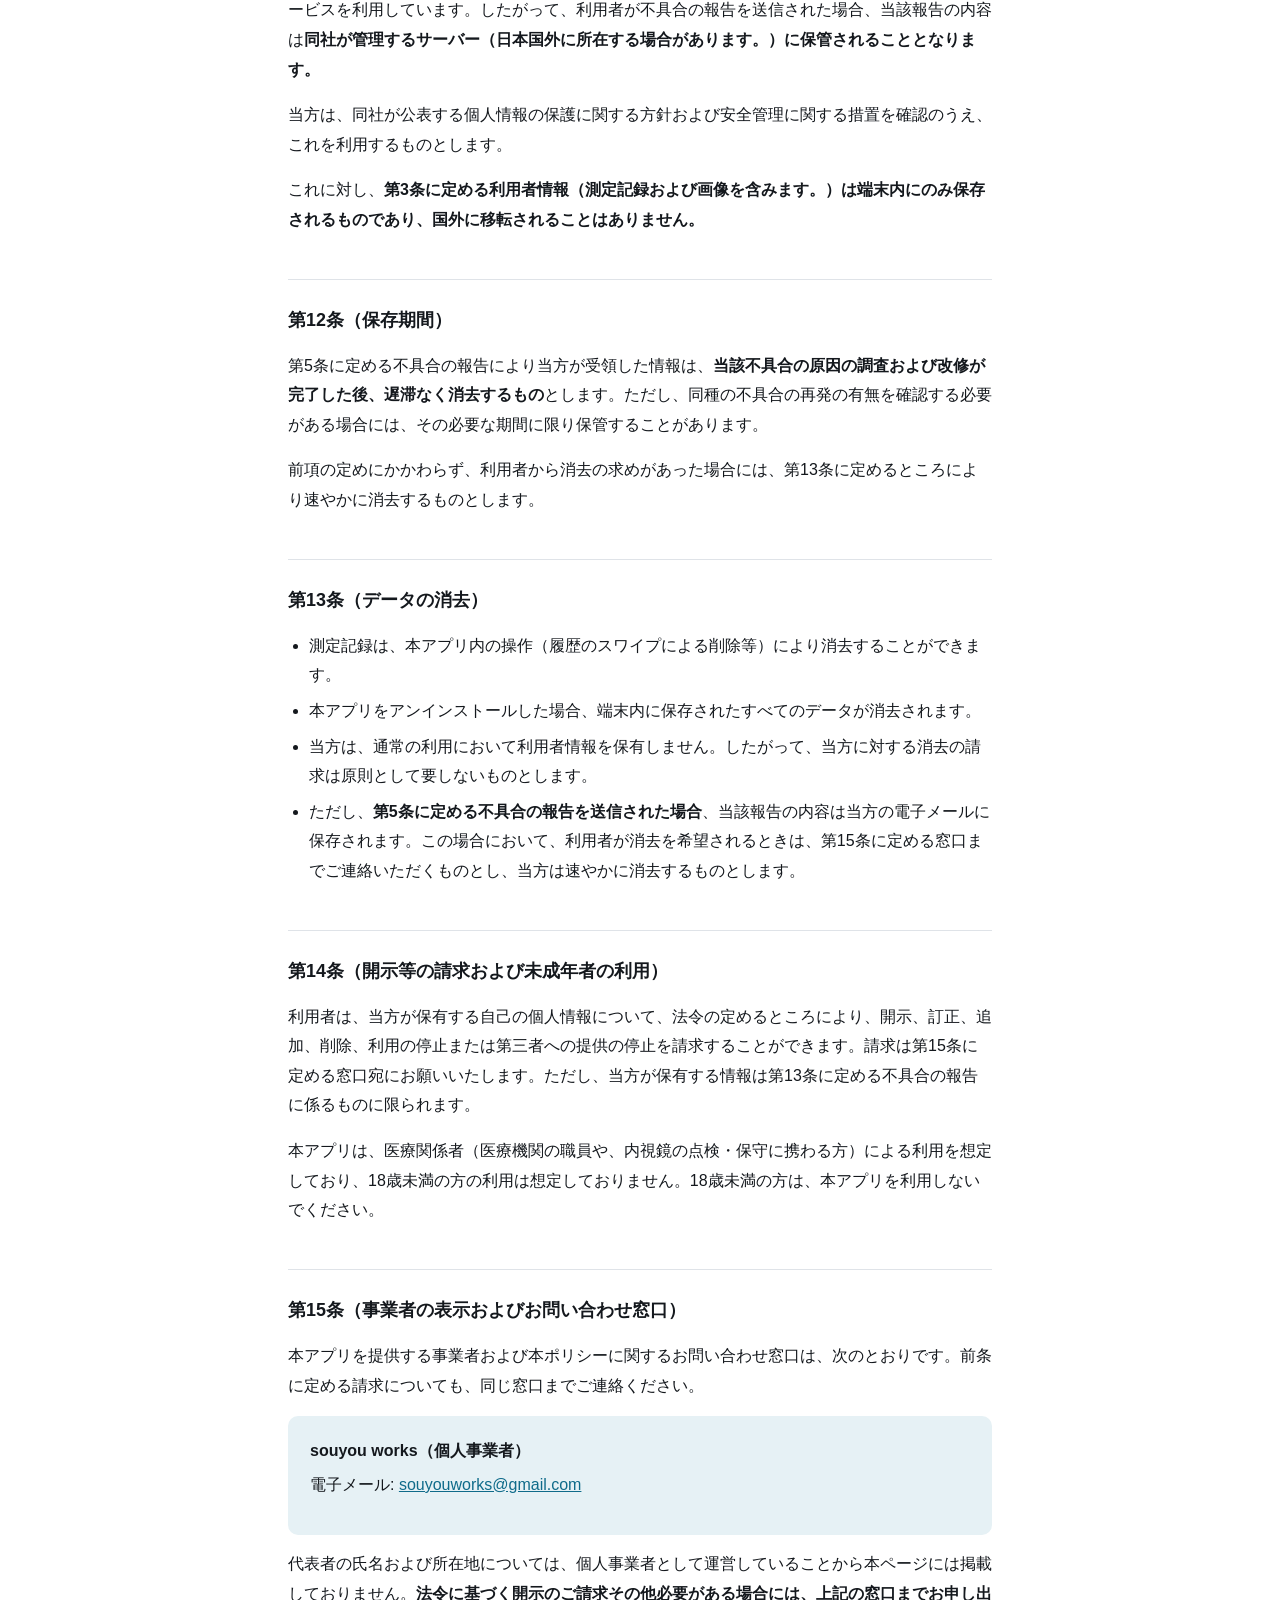
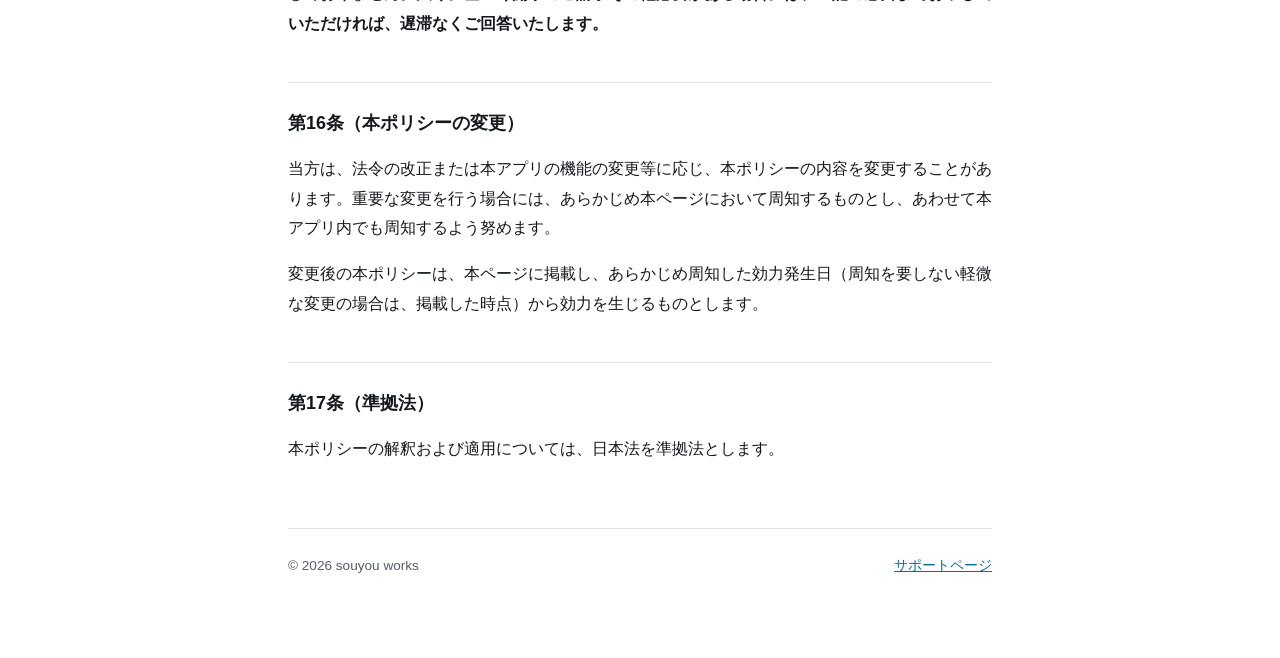
<file: privacy.html>
<!DOCTYPE html>
<html lang="ja">
<head>
<meta charset="utf-8">
<meta name="viewport" content="width=device-width, initial-scale=1">
<title>プライバシーポリシー｜EndoScopeAngleChecker</title>
<meta name="description" content="EndoScopeAngleChecker（内視鏡アングル角度測定アプリ）のプライバシーポリシー。取得する情報、利用目的、第三者提供、安全管理措置等を定めます。">
<link rel="canonical" href="https://souyouworks.github.io/endoscopeanglechecker/privacy.html">
<link rel="alternate" hreflang="ja" href="https://souyouworks.github.io/endoscopeanglechecker/privacy.html">
<link rel="alternate" hreflang="en" href="https://souyouworks.github.io/endoscopeanglechecker/privacy-en.html">
<link rel="alternate" hreflang="zh-Hans" href="https://souyouworks.github.io/endoscopeanglechecker/privacy-zh.html">
<link rel="alternate" hreflang="x-default" href="https://souyouworks.github.io/endoscopeanglechecker/privacy.html">
<link rel="stylesheet" href="style.css?v=01f88eb1">
</head>
<body>
<div class="wrap">

<header>
  <p class="nav"><a href="./">&larr; サポートページへ</a></p>
  <p class="app">EndoScopeAngleChecker</p>
  <h1>プライバシーポリシー</h1>
  <p class="dates">制定日: 2026年7月2日 ／ 最終改定日: 2026年10月1日</p>
  <p class="dates" style="margin-top:6px"><span aria-current="true">日本語</span>　/　<a href="privacy-en.html" hreflang="en">English</a>　/　<a href="privacy-zh.html" hreflang="zh-Hans">简体中文</a></p>
</header>

<p class="lead">
  souyou works（以下「当方」といいます。）は、当方が提供するiOSアプリケーション「EndoScopeAngleChecker」（以下「本アプリ」といいます。）における利用者情報の取扱いについて、個人情報の保護に関する法律その他の関係法令およびガイドラインを遵守するとともに、本プライバシーポリシー（以下「本ポリシー」といいます。）を定め、これに従い適切に取り扱うものとします。
</p>

<h2>第1条（適用範囲）</h2>
<p>本ポリシーは、利用者が本アプリを利用するにあたり、本アプリにおいて取り扱われる一切の利用者情報について適用されるものとします。</p>
<p>本アプリから外部のウェブサイトまたはサービスに移動した場合、当該外部サイト等における情報の取扱いについては、それぞれの提供者が定める方針が適用されるものとし、本ポリシーの適用範囲には含まれません。</p>

<h2>第2条（定義）</h2>
<p>本ポリシーにおいて使用する用語の意義は、次の各号に定めるところによります。</p>
<ul>
  <li><strong>「利用者情報」</strong>とは、利用者が本アプリに入力し、または本アプリを通じて撮影・記録した情報その他本アプリにおいて取り扱われる一切の情報をいいます。</li>
  <li><strong>「端末内」</strong>とは、本アプリがインストールされた利用者の携帯情報端末の内部記憶領域をいいます。</li>
  <li><strong>「個人情報」</strong>とは、個人情報の保護に関する法律第2条第1項に定める個人情報をいいます。</li>
</ul>

<h2>第3条（取り扱う情報の種類）</h2>
<p>本アプリにおいて取り扱う利用者情報は、次の各号に掲げるものとします。</p>
<ul>
  <li>病院名その他の施設の名称</li>
  <li>担当者（点検実施者）の氏名</li>
  <li>内視鏡スコープの機種情報（機種名、シリアル番号、管理番号等）</li>
  <li>測定記録（測定角度、測定日時、測定方向および合否表示の結果）</li>
  <li>測定に際して撮影されたスコープの画像</li>
</ul>
<p>前項各号に掲げる情報は、<strong>すべて端末内にのみ保存されるものとし</strong>、当方はサーバーその他の設備を保有せず、これらの情報を自動的に取得することはありません。</p>

<h2>第4条（利用目的）</h2>
<p>本アプリは、前条に定める利用者情報を、次の各号に掲げる目的の範囲内においてのみ利用するものとします。</p>
<ul>
  <li>内視鏡スコープの湾曲角度の算出および表示</li>
  <li>測定記録の保存、検索、集計および経年変化の表示</li>
  <li>点検記録の帳票（PDFまたはCSV）としての出力</li>
  <li>利用者が明示的に操作した場合における、機種変更等に伴うデータの移行</li>
</ul>

<h2>第5条（外部送信および第三者提供）</h2>
<p>当方は、<strong>利用者の操作によることなく、利用者情報を外部に送信することは一切ありません。</strong>本アプリには、広告配信、アクセス解析その他の目的で情報を外部に送信する第三者提供のモジュールを一切組み込んでおりません。</p>
<p>外部との通信が生じる場合は、次の表に掲げる場合に限られるものとし、<strong>いずれも利用者ご自身の明示的な操作を要するもの</strong>とします。</p>
<div class="table-scroll">
<table>
  <thead><tr><th>通信が生じる場合</th><th>送信される情報および取扱い</th></tr></thead>
  <tbody>
    <tr>
      <td><strong>アプリ内課金の手続</strong></td>
      <td>Apple Inc. のサーバーとの間で通信が行われます。決済処理は同社が行うものであり、<strong>当方がクレジットカード情報その他の決済に関する情報を取得することはありません。</strong></td>
    </tr>
    <tr>
      <td><strong>不具合の報告</strong></td>
      <td>利用者が本アプリ内の「不具合を報告する」から送信を選択した場合に限り、<strong>利用者が記入した内容および氏名、端末の情報（機種名、OSのバージョンおよび本アプリのバージョン）、本アプリの動作ログならびに利用者が添付した画像</strong>が、第15条に定める窓口宛に電子メールにより送信されます。氏名は、報告に対する返信のために記入をお願いしているものです。</td>
    </tr>
  </tbody>
</table>
</div>
<p>前項の場合において、当該報告は利用者ご自身の電子メールにより送信されるため、<strong>利用者が使用する電子メールアドレスおよび当該電子メールに設定された氏名等の表示名が、当方に伝達されます。</strong>これらは本アプリが取得して送信するものではなく、電子メールの仕組み上、必然的に伝達されるものです。当方は、これらを当該報告に対する返信および追加の確認の目的にのみ利用します。</p>
<p>不具合の報告は任意であり、送信に先立って内容を確認することができます。当方は、当該報告により取得した情報を、不具合の原因調査および改修の目的にのみ利用するものとし、法令に基づく場合を除き、あらかじめ利用者の同意を得ることなく第三者に提供することはありません。</p>

<h2>第6条（App Store を通じて当方が受領する情報）</h2>
<p>前条に定めるもののほか、当方は、Apple Inc. が運営するApp Storeを通じて、次の各号に掲げる情報の提供を受ける場合があります。<strong>これらは本アプリが送信するものではなく、同社が取得し、当方に提供するものです。</strong></p>
<ul>
  <li>本アプリの動作が異常終了した場合等における記録（いわゆるクラッシュレポート）。ただし、利用者がAppleに対して当該情報の共有に同意している場合に限られます。</li>
  <li>ダウンロード数、利用状況その他の統計情報</li>
</ul>
<p>前項各号に掲げる情報は、個人を識別することができない形式で提供されるものであり、当方は、これらを本アプリの品質の改善の目的にのみ利用するものとします。当該情報の提供の可否については、利用者においてiOSの設定（「プライバシーとセキュリティ」内の「解析と改善」）により管理することができます。</p>

<h2>第7条（端末の機能および権限の利用）</h2>
<p>本アプリは、次の表に掲げる端末の機能について、それぞれ記載の目的の範囲内においてのみ利用するものとします。</p>
<div class="table-scroll">
<table>
  <thead><tr><th>機能・権限</th><th>利用目的</th></tr></thead>
  <tbody>
    <tr><td>カメラ</td><td>内視鏡スコープ先端部の撮影（角度の算出のため）</td></tr>
    <tr><td>写真ライブラリ</td><td>撮影済みの画像を角度の算出に用いるための読込み</td></tr>
    <tr><td>マイク</td><td>「撮影」「保存」等の音声による操作</td></tr>
    <tr><td>音声認識</td><td>音声による操作の認識（次条に定めるとおり端末内で処理されます。）</td></tr>
    <tr><td>Face ID / Touch ID</td><td>本アプリに保存された点検データを保護するための本人確認</td></tr>
  </tbody>
</table>
</div>

<h2>第8条（音声認識の処理）</h2>
<p>本アプリにおける音声認識の処理は、<strong>すべて端末内において完結するもの</strong>とします。マイクを通じて取得した音声が外部のサーバーに送信されることはなく、また、録音されたデータが保存されることもありません。</p>
<p>iOSの音声認識の許可画面には、Appleが定める標準の文言として「音声データはAppleに送信されます」という趣旨の説明が表示されることがあります。本アプリは端末内での認識のみを使用しており、前項のとおり音声が外部に送信されることはありません。端末内での認識に必要な音声入力データが端末にない場合、音声による操作は停止し、サーバーでの認識に切り替わることはありません（撮影・測定・保存は、通常どおり使用できます）。</p>

<h2>第9条（データの書出しおよび共有）</h2>
<p>測定記録（画像、CSVおよびPDF）ならびに機種変更等に用いる移行用データは、利用者自らが書出しの操作を行った場合に限り、利用者が選択した共有先（電子メール、AirDrop等）に送信されるものとします。共有先の選択および送信は、利用者の操作および責任において行われるものとします。</p>

<h2>第10条（安全管理措置および保存）</h2>
<p>本アプリのデータは端末内にのみ保存されるため、その安全管理は、利用者による端末のパスコード設定、生体認証の設定その他の管理に依存します。本アプリは、補助的な措置として、起動時における生体認証による保護の機能を備えています。</p>
<p>本アプリのデータは、iOSの標準機能（iCloudバックアップまたはiTunes/Finderによるバックアップ）による端末のバックアップに含まれる場合があります。当該バックアップの有効および無効は、iOSの設定において利用者が管理するものとします。</p>
<p>第5条に定める不具合の報告により当方が受領した情報については、当方が管理する電子メールアカウントにおいて保管するものとし、当該アカウントには二要素認証を設定することその他の必要な措置を講じます。</p>

<h2>第11条（外部サービスの利用および国外への保管）</h2>
<p>当方は、第5条に定める不具合の報告を受領するにあたり、Google LLC が提供する電子メールサービスを利用しています。したがって、利用者が不具合の報告を送信された場合、当該報告の内容は<strong>同社が管理するサーバー（日本国外に所在する場合があります。）に保管されることとなります。</strong></p>
<p>当方は、同社が公表する個人情報の保護に関する方針および安全管理に関する措置を確認のうえ、これを利用するものとします。</p>
<p>これに対し、<strong>第3条に定める利用者情報（測定記録および画像を含みます。）は端末内にのみ保存されるものであり、国外に移転されることはありません。</strong></p>

<h2>第12条（保存期間）</h2>
<p>第5条に定める不具合の報告により当方が受領した情報は、<strong>当該不具合の原因の調査および改修が完了した後、遅滞なく消去するもの</strong>とします。ただし、同種の不具合の再発の有無を確認する必要がある場合には、その必要な期間に限り保管することがあります。</p>
<p>前項の定めにかかわらず、利用者から消去の求めがあった場合には、第13条に定めるところにより速やかに消去するものとします。</p>

<h2>第13条（データの消去）</h2>
<ul>
  <li>測定記録は、本アプリ内の操作（履歴のスワイプによる削除等）により消去することができます。</li>
  <li>本アプリをアンインストールした場合、端末内に保存されたすべてのデータが消去されます。</li>
  <li>当方は、通常の利用において利用者情報を保有しません。したがって、当方に対する消去の請求は原則として要しないものとします。</li>
  <li>ただし、<strong>第5条に定める不具合の報告を送信された場合</strong>、当該報告の内容は当方の電子メールに保存されます。この場合において、利用者が消去を希望されるときは、第15条に定める窓口までご連絡いただくものとし、当方は速やかに消去するものとします。</li>
</ul>

<h2>第14条（開示等の請求および未成年者の利用）</h2>
<p>利用者は、当方が保有する自己の個人情報について、法令の定めるところにより、開示、訂正、追加、削除、利用の停止または第三者への提供の停止を請求することができます。請求は第15条に定める窓口宛にお願いいたします。ただし、当方が保有する情報は第13条に定める不具合の報告に係るものに限られます。</p>
<p>本アプリは、医療関係者（医療機関の職員や、内視鏡の点検・保守に携わる方）による利用を想定しており、18歳未満の方の利用は想定しておりません。18歳未満の方は、本アプリを利用しないでください。</p>

<h2>第15条（事業者の表示およびお問い合わせ窓口）</h2>
<p>本アプリを提供する事業者および本ポリシーに関するお問い合わせ窓口は、次のとおりです。前条に定める請求についても、同じ窓口までご連絡ください。</p>
<div class="contact">
  <p class="name">souyou works（個人事業者）</p>
  <p>電子メール: <a href="mailto:souyouworks@gmail.com">souyouworks@gmail.com</a></p>
</div>
<p style="margin-top:14px">代表者の氏名および所在地については、個人事業者として運営していることから本ページには掲載しておりません。<strong>法令に基づく開示のご請求その他必要がある場合には、上記の窓口までお申し出いただければ、遅滞なくご回答いたします。</strong></p>

<h2>第16条（本ポリシーの変更）</h2>
<p>当方は、法令の改正または本アプリの機能の変更等に応じ、本ポリシーの内容を変更することがあります。重要な変更を行う場合には、あらかじめ本ページにおいて周知するものとし、あわせて本アプリ内でも周知するよう努めます。</p>
<p>変更後の本ポリシーは、本ページに掲載し、あらかじめ周知した効力発生日（周知を要しない軽微な変更の場合は、掲載した時点）から効力を生じるものとします。</p>

<h2>第17条（準拠法）</h2>
<p>本ポリシーの解釈および適用については、日本法を準拠法とします。</p>

<footer>
  <span>&copy; 2026 souyou works</span>
  <span><a href="./">サポートページ</a></span>
</footer>

</div>
</body>
</html>
</file>
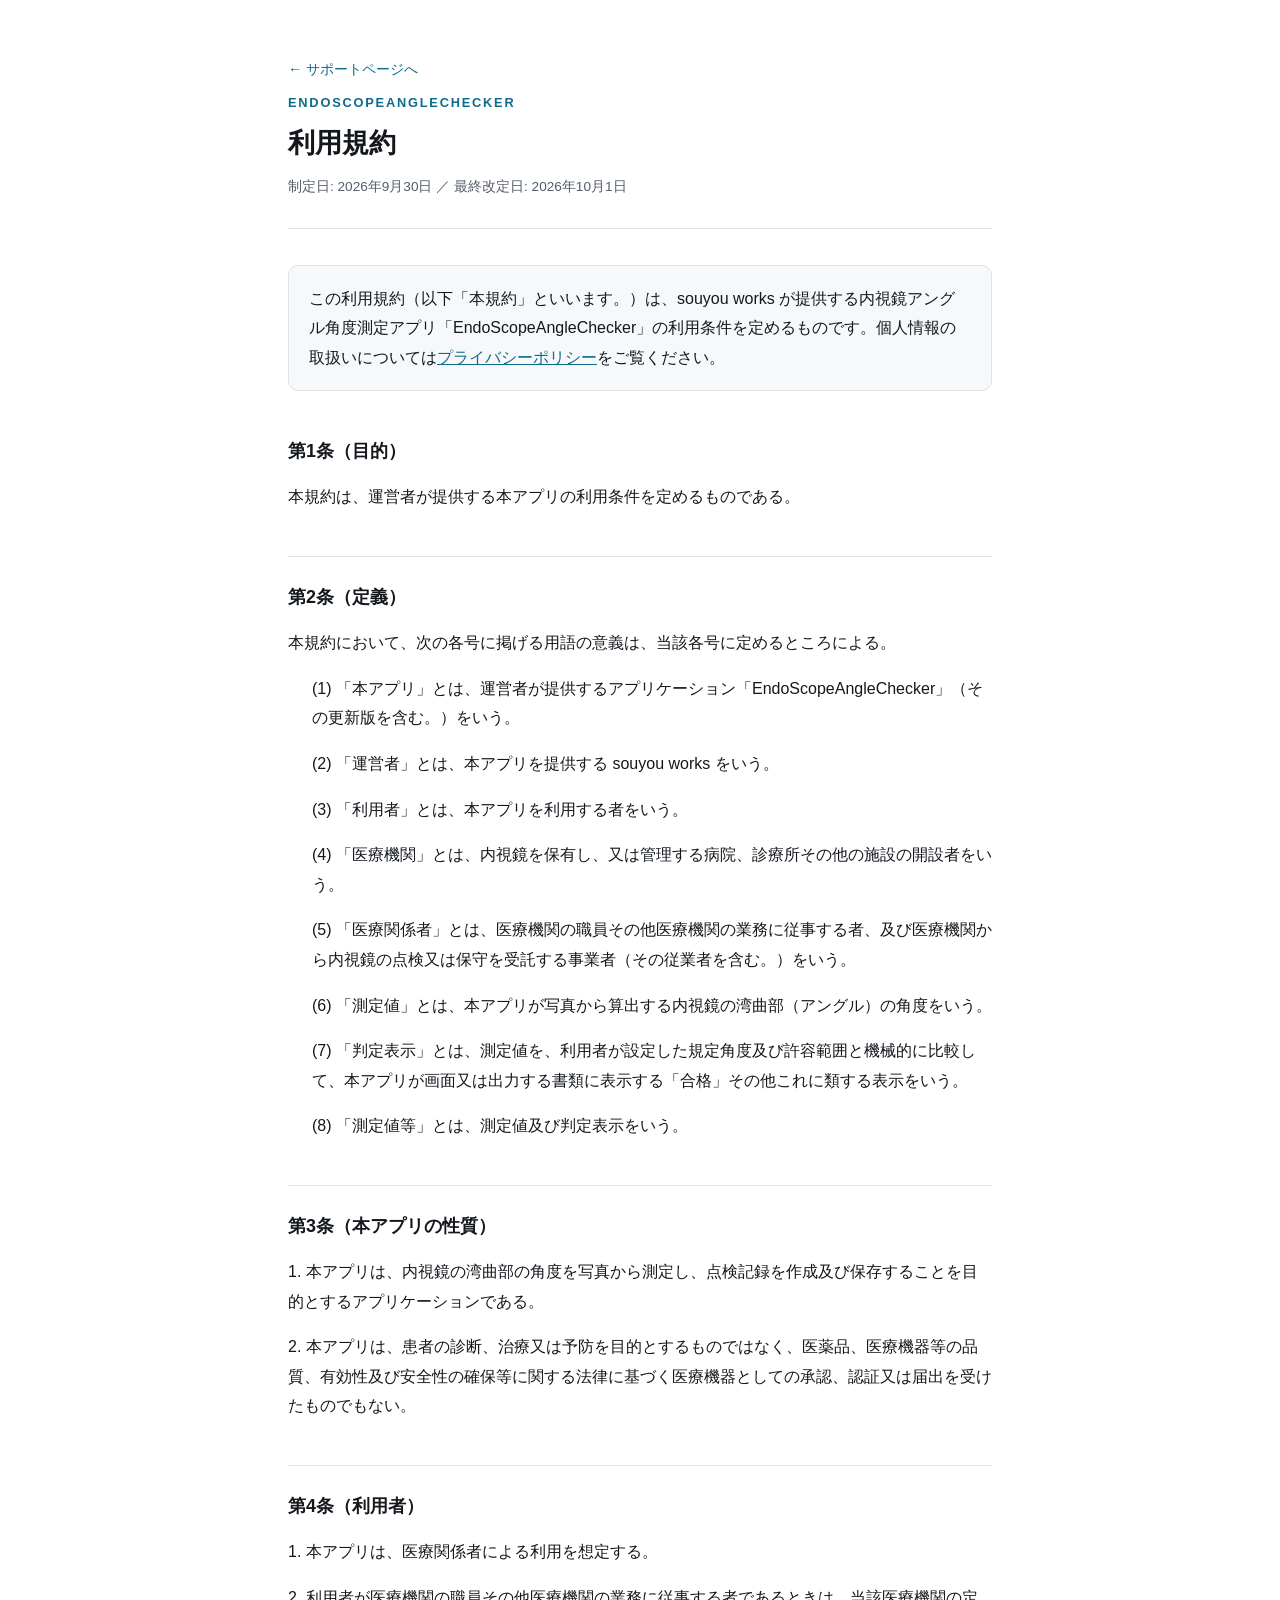
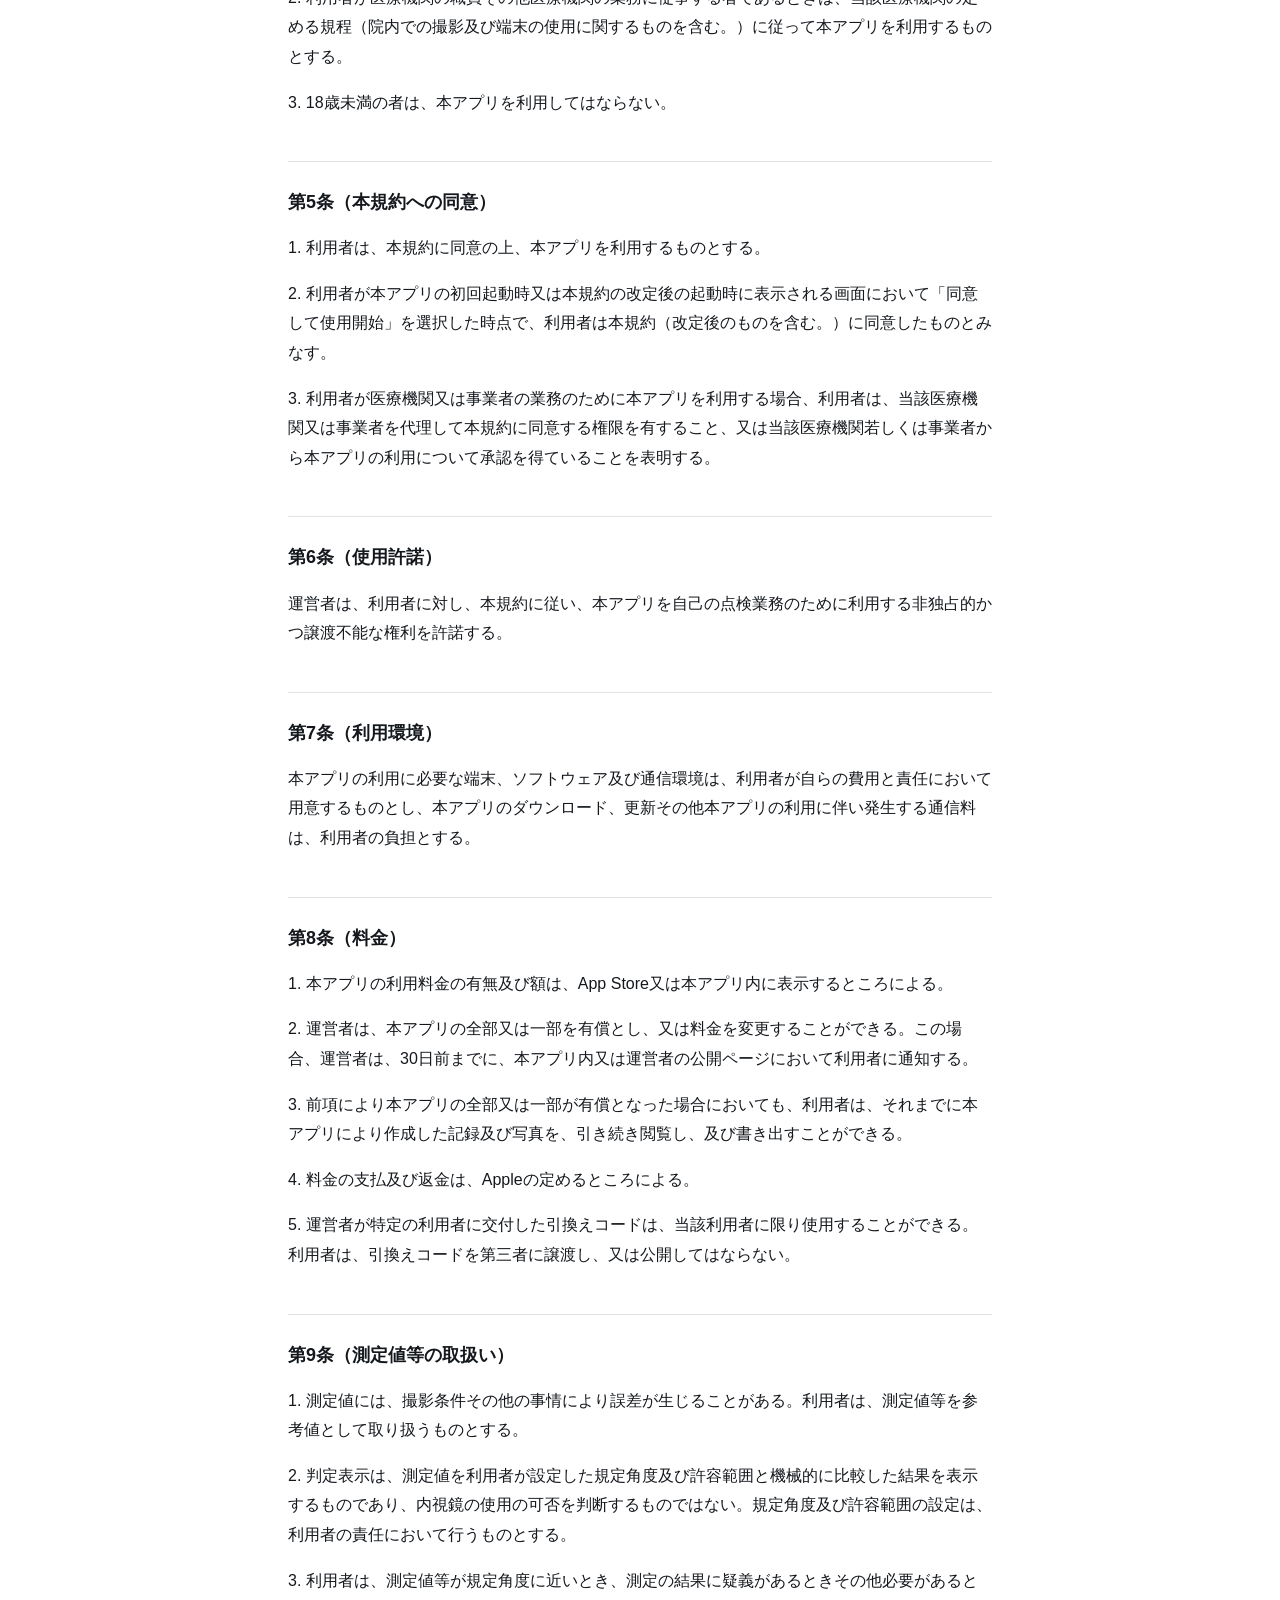
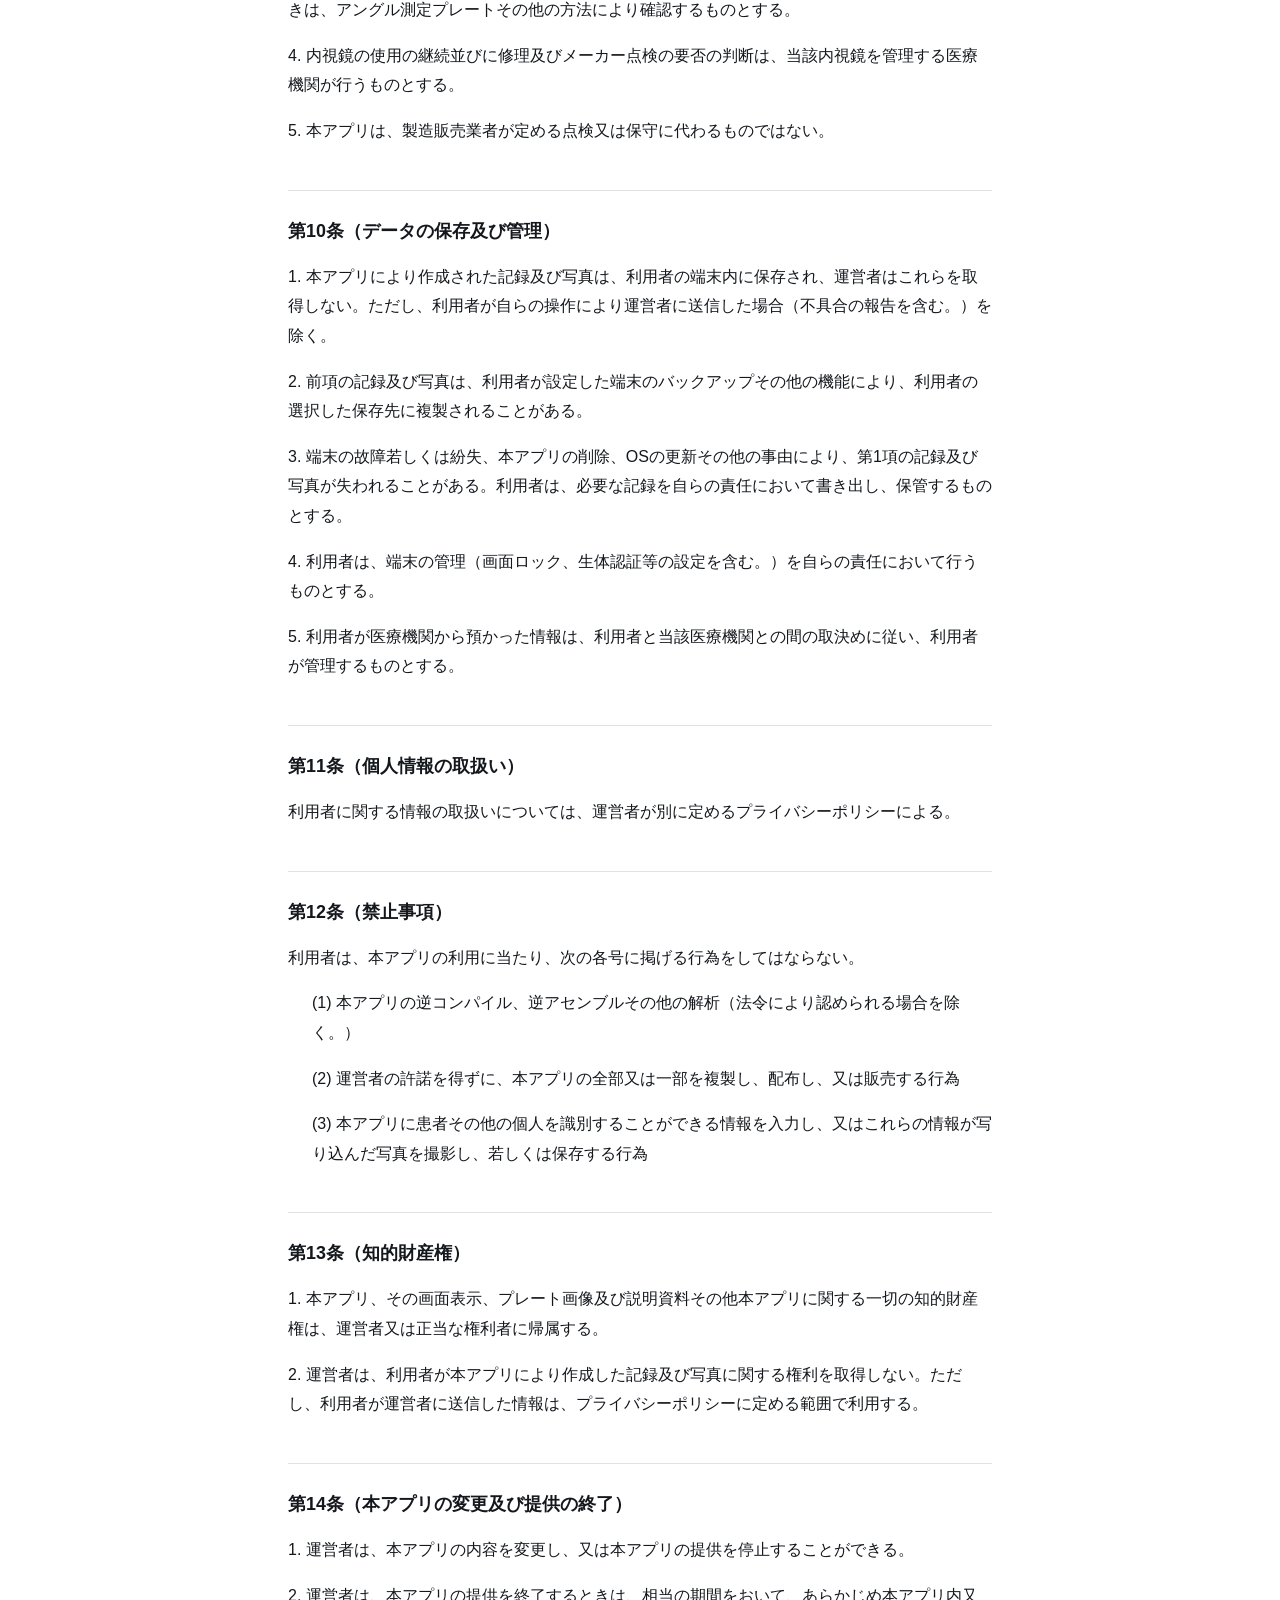
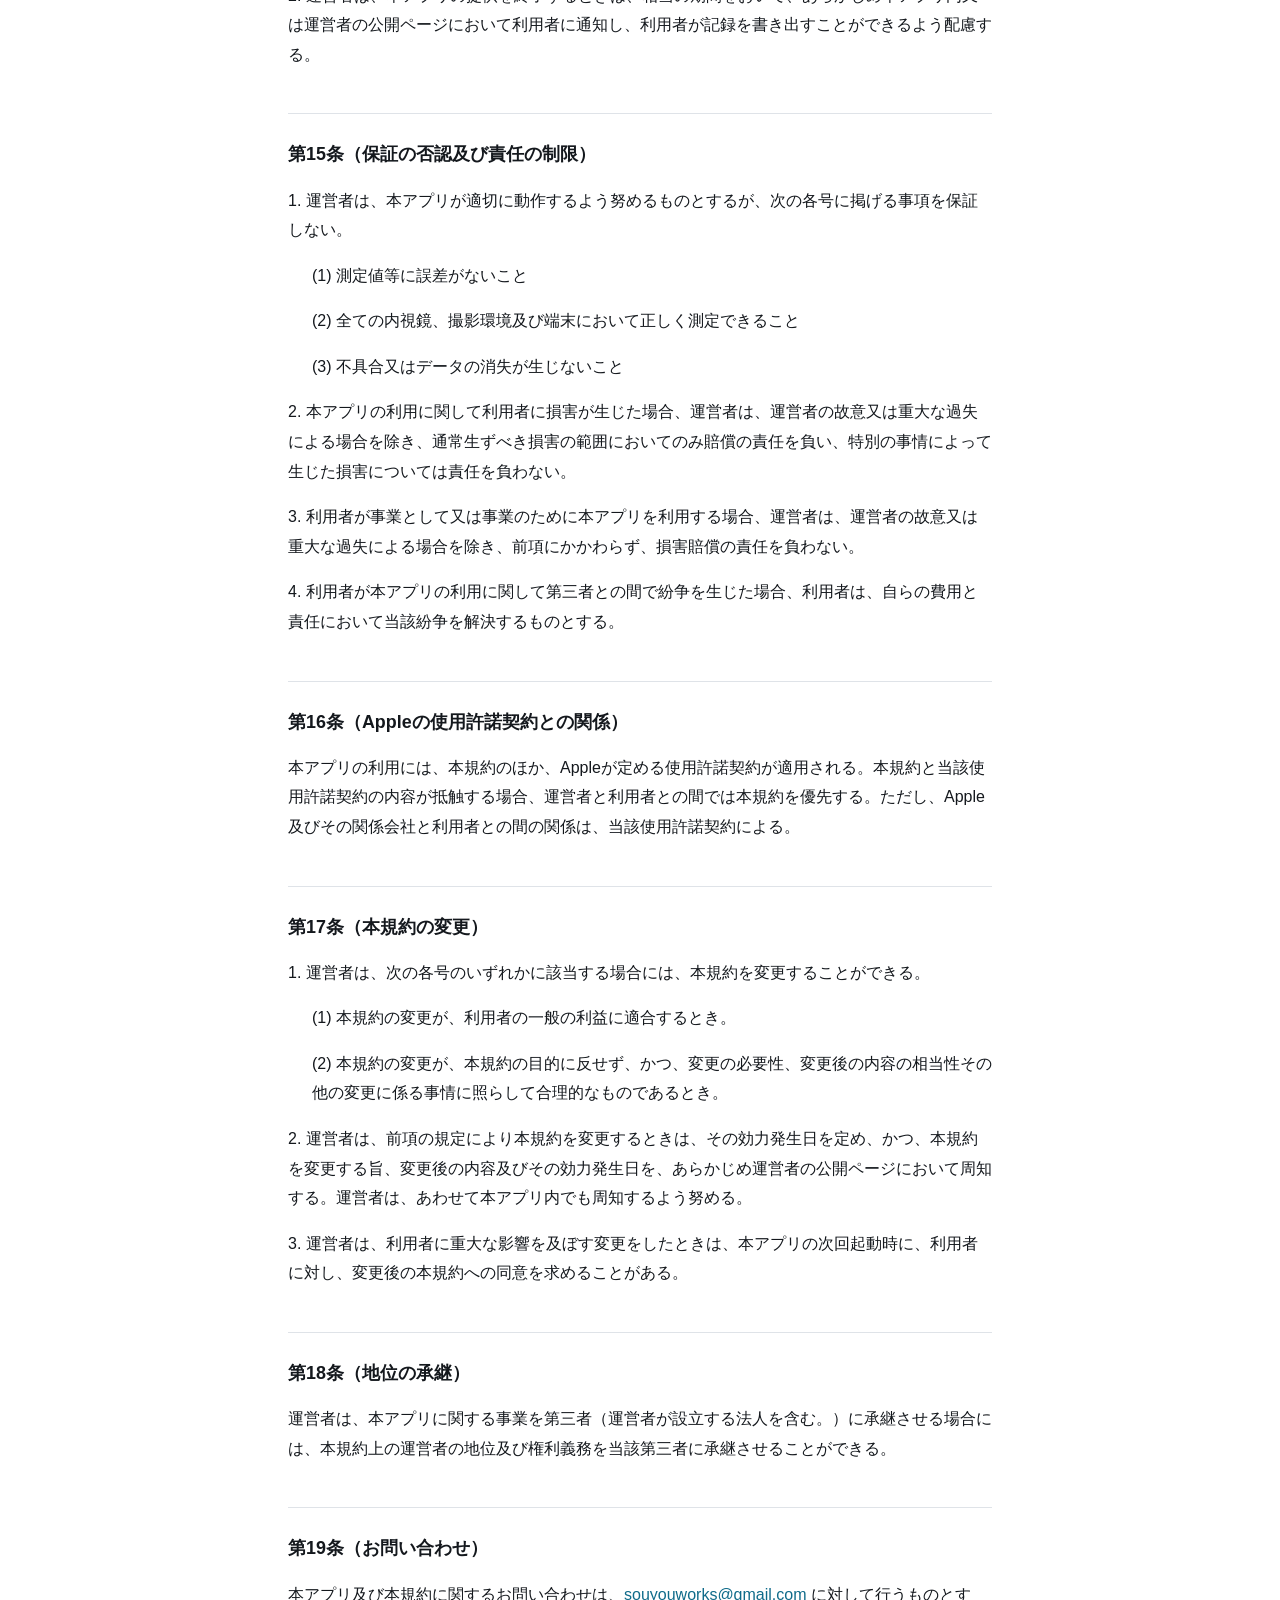
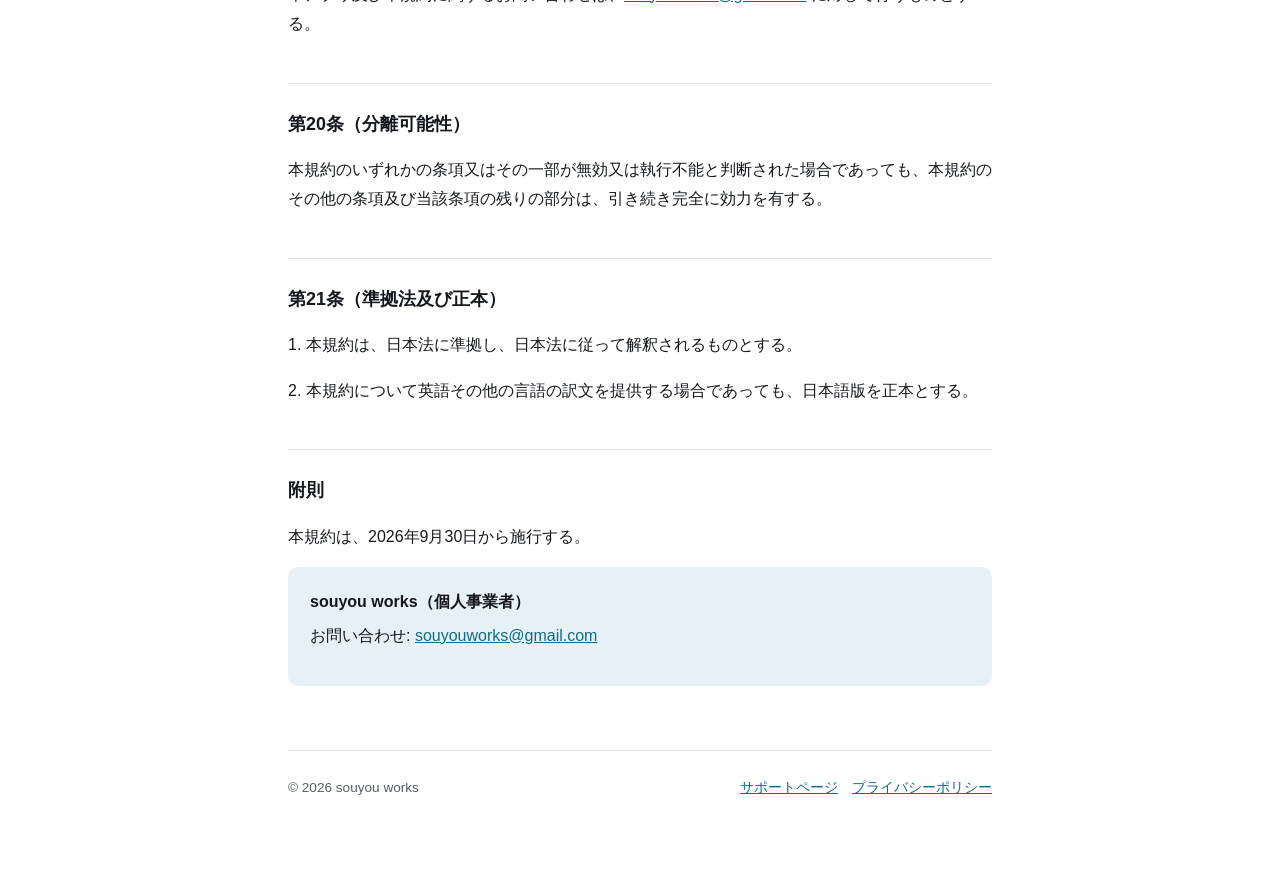
<file: terms.html>
<!DOCTYPE html>
<html lang="ja">
<head>
<meta charset="utf-8">
<meta name="viewport" content="width=device-width, initial-scale=1">
<title>利用規約｜EndoScopeAngleChecker</title>
<meta name="description" content="EndoScopeAngleChecker（内視鏡アングル角度測定アプリ）の利用規約。本アプリの性質、料金、測定値の取扱い、データの管理、責任の範囲等を定めます。">
<link rel="canonical" href="https://souyouworks.github.io/endoscopeanglechecker/terms.html">
<link rel="stylesheet" href="style.css?v=01f88eb1">
<style>p.item{margin-left:1.5em}</style>
</head>
<body>
<div class="wrap">

<header>
  <p class="nav"><a href="./">&larr; サポートページへ</a></p>
  <p class="app">EndoScopeAngleChecker</p>
  <h1>利用規約</h1>
  <p class="dates">制定日: 2026年9月30日 ／ 最終改定日: 2026年10月1日</p>
</header>

<p class="lead">
  この利用規約（以下「本規約」といいます。）は、souyou works が提供する内視鏡アングル角度測定アプリ「EndoScopeAngleChecker」の利用条件を定めるものです。個人情報の取扱いについては<a href="privacy.html">プライバシーポリシー</a>をご覧ください。
</p>

<h2>第1条（目的）</h2>
<p>本規約は、運営者が提供する本アプリの利用条件を定めるものである。</p>
<h2>第2条（定義）</h2>
<p>本規約において、次の各号に掲げる用語の意義は、当該各号に定めるところによる。</p>
<p class="item">(1) 「本アプリ」とは、運営者が提供するアプリケーション「EndoScopeAngleChecker」（その更新版を含む。）をいう。</p>
<p class="item">(2) 「運営者」とは、本アプリを提供する souyou works をいう。</p>
<p class="item">(3) 「利用者」とは、本アプリを利用する者をいう。</p>
<p class="item">(4) 「医療機関」とは、内視鏡を保有し、又は管理する病院、診療所その他の施設の開設者をいう。</p>
<p class="item">(5) 「医療関係者」とは、医療機関の職員その他医療機関の業務に従事する者、及び医療機関から内視鏡の点検又は保守を受託する事業者（その従業者を含む。）をいう。</p>
<p class="item">(6) 「測定値」とは、本アプリが写真から算出する内視鏡の湾曲部（アングル）の角度をいう。</p>
<p class="item">(7) 「判定表示」とは、測定値を、利用者が設定した規定角度及び許容範囲と機械的に比較して、本アプリが画面又は出力する書類に表示する「合格」その他これに類する表示をいう。</p>
<p class="item">(8) 「測定値等」とは、測定値及び判定表示をいう。</p>
<h2>第3条（本アプリの性質）</h2>
<p>1. 本アプリは、内視鏡の湾曲部の角度を写真から測定し、点検記録を作成及び保存することを目的とするアプリケーションである。</p>
<p>2. 本アプリは、患者の診断、治療又は予防を目的とするものではなく、医薬品、医療機器等の品質、有効性及び安全性の確保等に関する法律に基づく医療機器としての承認、認証又は届出を受けたものでもない。</p>
<h2>第4条（利用者）</h2>
<p>1. 本アプリは、医療関係者による利用を想定する。</p>
<p>2. 利用者が医療機関の職員その他医療機関の業務に従事する者であるときは、当該医療機関の定める規程（院内での撮影及び端末の使用に関するものを含む。）に従って本アプリを利用するものとする。</p>
<p>3. 18歳未満の者は、本アプリを利用してはならない。</p>
<h2>第5条（本規約への同意）</h2>
<p>1. 利用者は、本規約に同意の上、本アプリを利用するものとする。</p>
<p>2. 利用者が本アプリの初回起動時又は本規約の改定後の起動時に表示される画面において「同意して使用開始」を選択した時点で、利用者は本規約（改定後のものを含む。）に同意したものとみなす。</p>
<p>3. 利用者が医療機関又は事業者の業務のために本アプリを利用する場合、利用者は、当該医療機関又は事業者を代理して本規約に同意する権限を有すること、又は当該医療機関若しくは事業者から本アプリの利用について承認を得ていることを表明する。</p>
<h2>第6条（使用許諾）</h2>
<p>運営者は、利用者に対し、本規約に従い、本アプリを自己の点検業務のために利用する非独占的かつ譲渡不能な権利を許諾する。</p>
<h2>第7条（利用環境）</h2>
<p>本アプリの利用に必要な端末、ソフトウェア及び通信環境は、利用者が自らの費用と責任において用意するものとし、本アプリのダウンロード、更新その他本アプリの利用に伴い発生する通信料は、利用者の負担とする。</p>
<h2>第8条（料金）</h2>
<p>1. 本アプリの利用料金の有無及び額は、App Store又は本アプリ内に表示するところによる。</p>
<p>2. 運営者は、本アプリの全部又は一部を有償とし、又は料金を変更することができる。この場合、運営者は、30日前までに、本アプリ内又は運営者の公開ページにおいて利用者に通知する。</p>
<p>3. 前項により本アプリの全部又は一部が有償となった場合においても、利用者は、それまでに本アプリにより作成した記録及び写真を、引き続き閲覧し、及び書き出すことができる。</p>
<p>4. 料金の支払及び返金は、Appleの定めるところによる。</p>
<p>5. 運営者が特定の利用者に交付した引換えコードは、当該利用者に限り使用することができる。利用者は、引換えコードを第三者に譲渡し、又は公開してはならない。</p>
<h2>第9条（測定値等の取扱い）</h2>
<p>1. 測定値には、撮影条件その他の事情により誤差が生じることがある。利用者は、測定値等を参考値として取り扱うものとする。</p>
<p>2. 判定表示は、測定値を利用者が設定した規定角度及び許容範囲と機械的に比較した結果を表示するものであり、内視鏡の使用の可否を判断するものではない。規定角度及び許容範囲の設定は、利用者の責任において行うものとする。</p>
<p>3. 利用者は、測定値等が規定角度に近いとき、測定の結果に疑義があるときその他必要があるときは、アングル測定プレートその他の方法により確認するものとする。</p>
<p>4. 内視鏡の使用の継続並びに修理及びメーカー点検の要否の判断は、当該内視鏡を管理する医療機関が行うものとする。</p>
<p>5. 本アプリは、製造販売業者が定める点検又は保守に代わるものではない。</p>
<h2>第10条（データの保存及び管理）</h2>
<p>1. 本アプリにより作成された記録及び写真は、利用者の端末内に保存され、運営者はこれらを取得しない。ただし、利用者が自らの操作により運営者に送信した場合（不具合の報告を含む。）を除く。</p>
<p>2. 前項の記録及び写真は、利用者が設定した端末のバックアップその他の機能により、利用者の選択した保存先に複製されることがある。</p>
<p>3. 端末の故障若しくは紛失、本アプリの削除、OSの更新その他の事由により、第1項の記録及び写真が失われることがある。利用者は、必要な記録を自らの責任において書き出し、保管するものとする。</p>
<p>4. 利用者は、端末の管理（画面ロック、生体認証等の設定を含む。）を自らの責任において行うものとする。</p>
<p>5. 利用者が医療機関から預かった情報は、利用者と当該医療機関との間の取決めに従い、利用者が管理するものとする。</p>
<h2>第11条（個人情報の取扱い）</h2>
<p>利用者に関する情報の取扱いについては、運営者が別に定めるプライバシーポリシーによる。</p>
<h2>第12条（禁止事項）</h2>
<p>利用者は、本アプリの利用に当たり、次の各号に掲げる行為をしてはならない。</p>
<p class="item">(1) 本アプリの逆コンパイル、逆アセンブルその他の解析（法令により認められる場合を除く。）</p>
<p class="item">(2) 運営者の許諾を得ずに、本アプリの全部又は一部を複製し、配布し、又は販売する行為</p>
<p class="item">(3) 本アプリに患者その他の個人を識別することができる情報を入力し、又はこれらの情報が写り込んだ写真を撮影し、若しくは保存する行為</p>
<h2>第13条（知的財産権）</h2>
<p>1. 本アプリ、その画面表示、プレート画像及び説明資料その他本アプリに関する一切の知的財産権は、運営者又は正当な権利者に帰属する。</p>
<p>2. 運営者は、利用者が本アプリにより作成した記録及び写真に関する権利を取得しない。ただし、利用者が運営者に送信した情報は、プライバシーポリシーに定める範囲で利用する。</p>
<h2>第14条（本アプリの変更及び提供の終了）</h2>
<p>1. 運営者は、本アプリの内容を変更し、又は本アプリの提供を停止することができる。</p>
<p>2. 運営者は、本アプリの提供を終了するときは、相当の期間をおいて、あらかじめ本アプリ内又は運営者の公開ページにおいて利用者に通知し、利用者が記録を書き出すことができるよう配慮する。</p>
<h2>第15条（保証の否認及び責任の制限）</h2>
<p>1. 運営者は、本アプリが適切に動作するよう努めるものとするが、次の各号に掲げる事項を保証しない。</p>
<p class="item">(1) 測定値等に誤差がないこと</p>
<p class="item">(2) 全ての内視鏡、撮影環境及び端末において正しく測定できること</p>
<p class="item">(3) 不具合又はデータの消失が生じないこと</p>
<p>2. 本アプリの利用に関して利用者に損害が生じた場合、運営者は、運営者の故意又は重大な過失による場合を除き、通常生ずべき損害の範囲においてのみ賠償の責任を負い、特別の事情によって生じた損害については責任を負わない。</p>
<p>3. 利用者が事業として又は事業のために本アプリを利用する場合、運営者は、運営者の故意又は重大な過失による場合を除き、前項にかかわらず、損害賠償の責任を負わない。</p>
<p>4. 利用者が本アプリの利用に関して第三者との間で紛争を生じた場合、利用者は、自らの費用と責任において当該紛争を解決するものとする。</p>
<h2>第16条（Appleの使用許諾契約との関係）</h2>
<p>本アプリの利用には、本規約のほか、Appleが定める使用許諾契約が適用される。本規約と当該使用許諾契約の内容が抵触する場合、運営者と利用者との間では本規約を優先する。ただし、Apple及びその関係会社と利用者との間の関係は、当該使用許諾契約による。</p>
<h2>第17条（本規約の変更）</h2>
<p>1. 運営者は、次の各号のいずれかに該当する場合には、本規約を変更することができる。</p>
<p class="item">(1) 本規約の変更が、利用者の一般の利益に適合するとき。</p>
<p class="item">(2) 本規約の変更が、本規約の目的に反せず、かつ、変更の必要性、変更後の内容の相当性その他の変更に係る事情に照らして合理的なものであるとき。</p>
<p>2. 運営者は、前項の規定により本規約を変更するときは、その効力発生日を定め、かつ、本規約を変更する旨、変更後の内容及びその効力発生日を、あらかじめ運営者の公開ページにおいて周知する。運営者は、あわせて本アプリ内でも周知するよう努める。</p>
<p>3. 運営者は、利用者に重大な影響を及ぼす変更をしたときは、本アプリの次回起動時に、利用者に対し、変更後の本規約への同意を求めることがある。</p>
<h2>第18条（地位の承継）</h2>
<p>運営者は、本アプリに関する事業を第三者（運営者が設立する法人を含む。）に承継させる場合には、本規約上の運営者の地位及び権利義務を当該第三者に承継させることができる。</p>
<h2>第19条（お問い合わせ）</h2>
<p>本アプリ及び本規約に関するお問い合わせは、<a href="mailto:souyouworks@gmail.com">souyouworks@gmail.com</a> に対して行うものとする。</p>
<h2>第20条（分離可能性）</h2>
<p>本規約のいずれかの条項又はその一部が無効又は執行不能と判断された場合であっても、本規約のその他の条項及び当該条項の残りの部分は、引き続き完全に効力を有する。</p>
<h2>第21条（準拠法及び正本）</h2>
<p>1. 本規約は、日本法に準拠し、日本法に従って解釈されるものとする。</p>
<p>2. 本規約について英語その他の言語の訳文を提供する場合であっても、日本語版を正本とする。</p>
<h2>附則</h2>
<p>本規約は、2026年9月30日から施行する。</p>

<div class="contact">
  <p class="name">souyou works（個人事業者）</p>
  <p>お問い合わせ: <a href="mailto:souyouworks@gmail.com">souyouworks@gmail.com</a></p>
</div>

<footer>
  <span>&copy; 2026 souyou works</span>
  <span><a href="./">サポートページ</a>　<a href="privacy.html">プライバシーポリシー</a></span>
</footer>

</div>
</body>
</html>
</file>
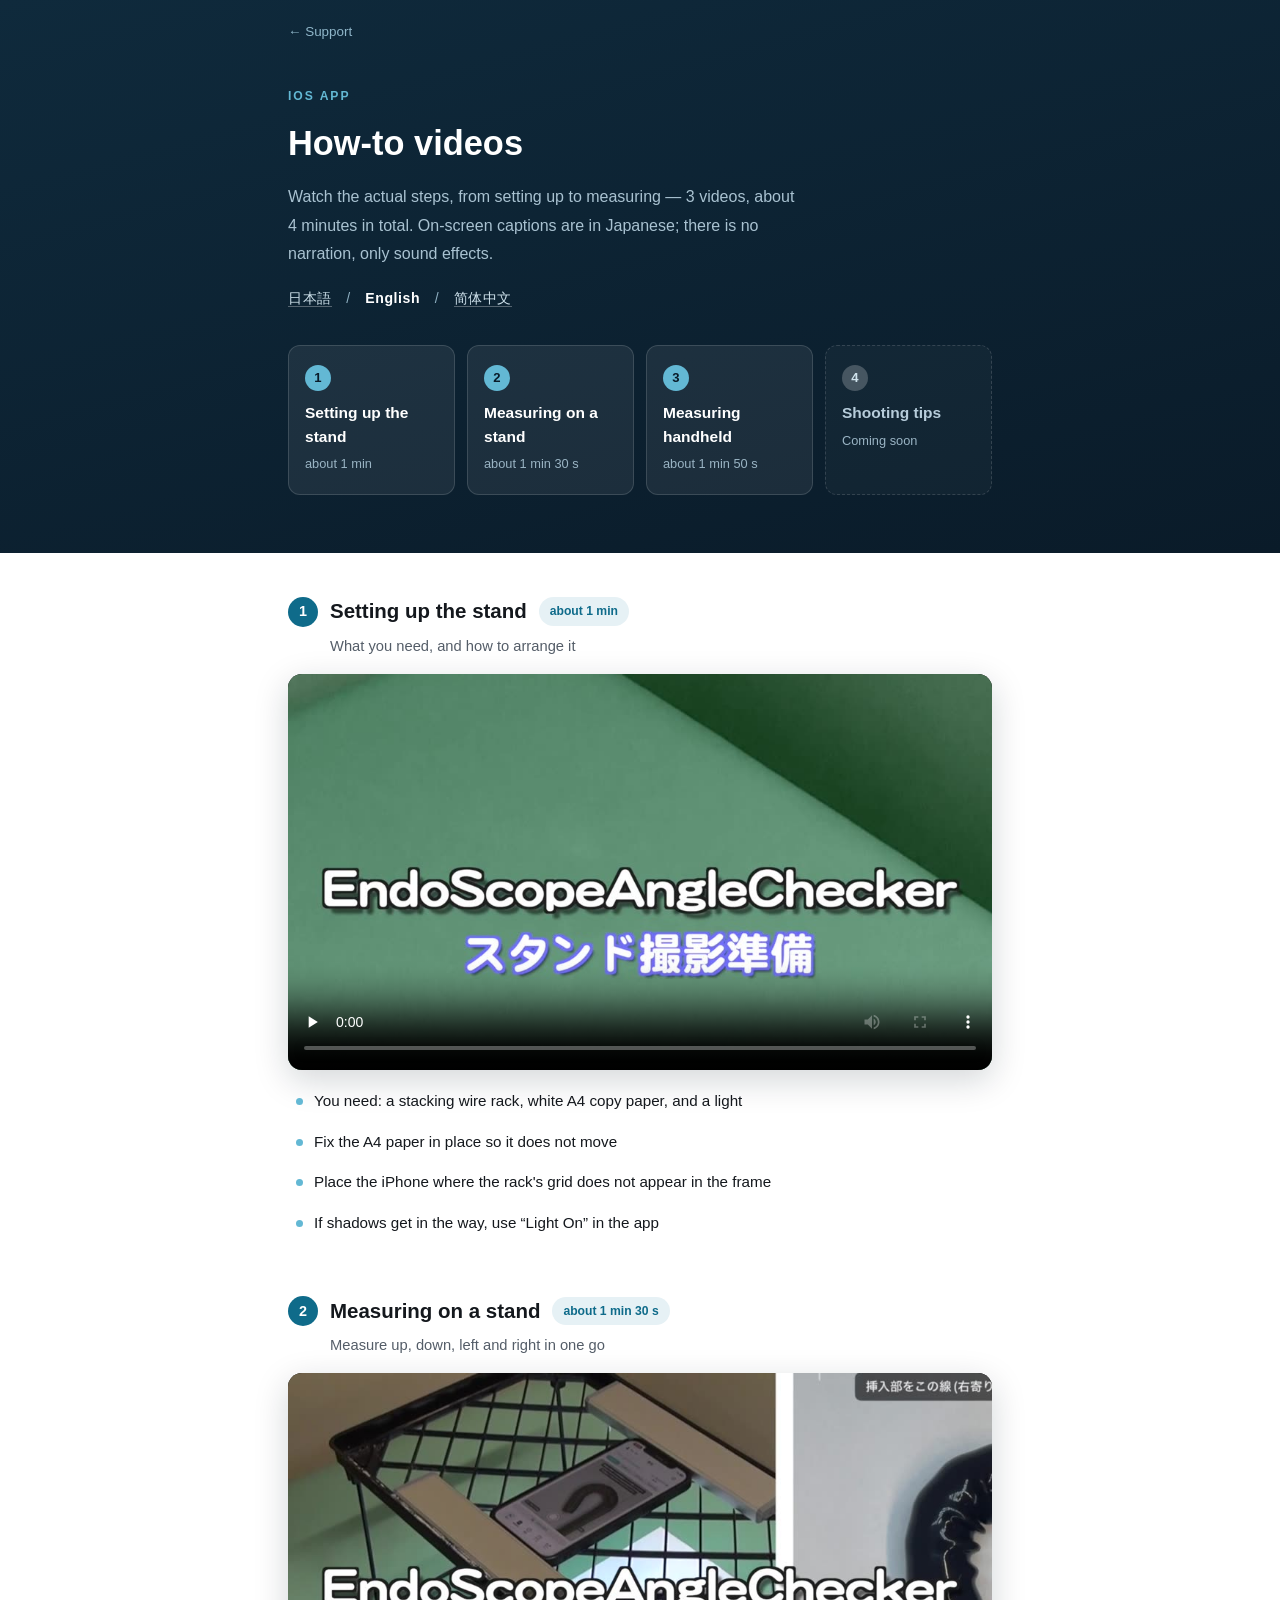
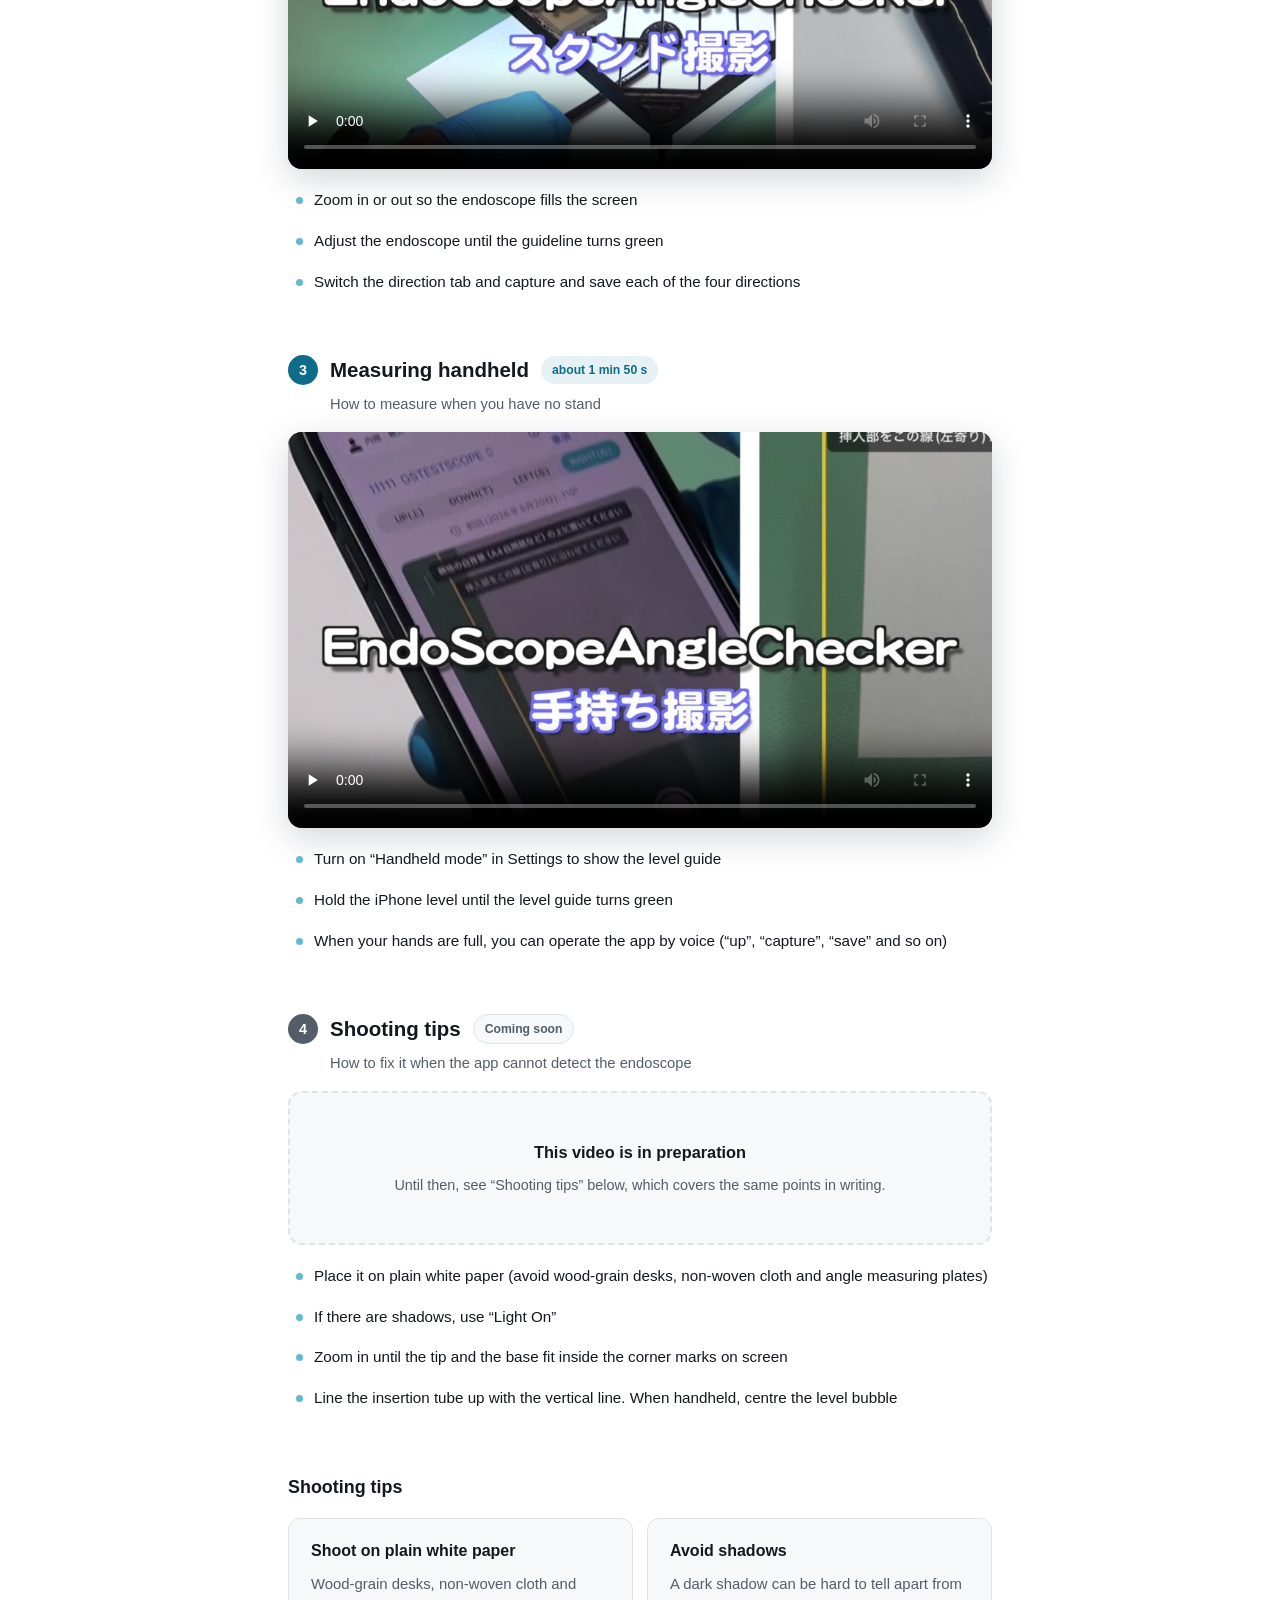
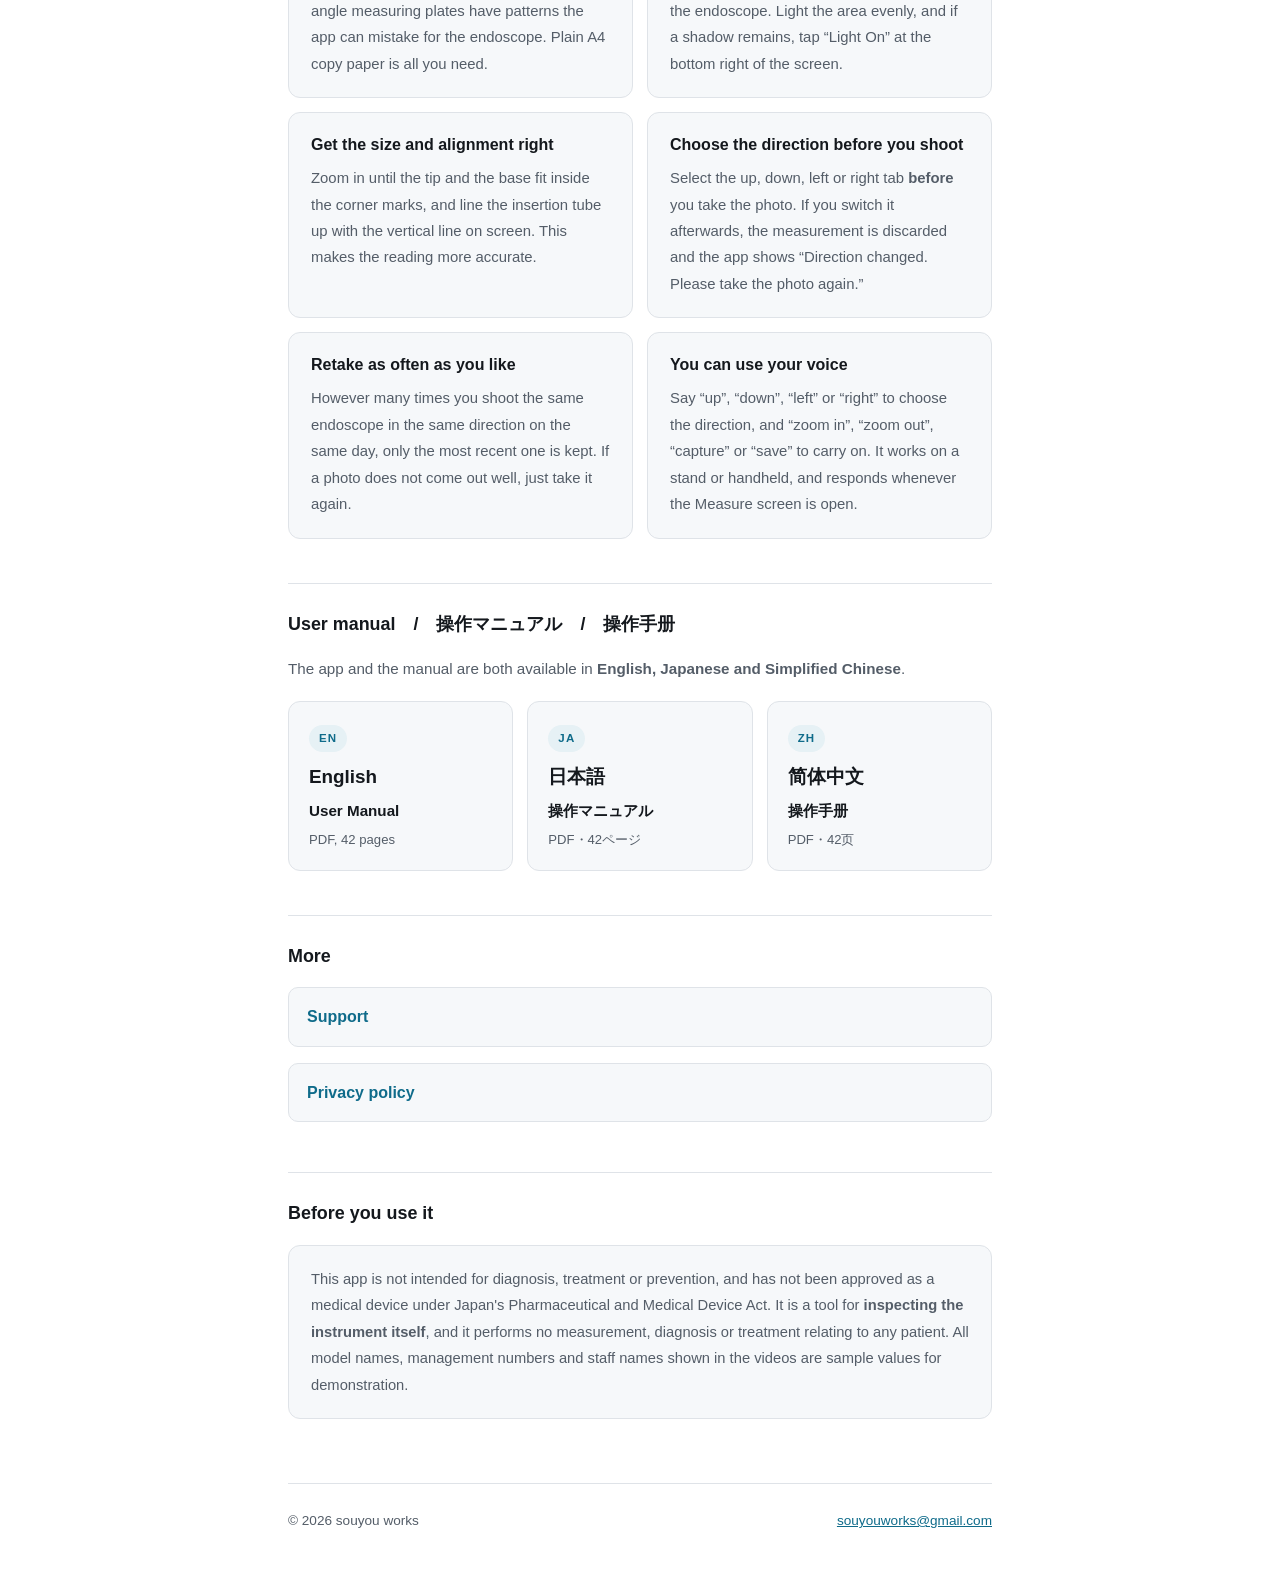
<file: videos-en.html>
<!DOCTYPE html>
<html lang="en">
<head>
<meta charset="utf-8">
<meta name="viewport" content="width=device-width, initial-scale=1">
<title>How-to Videos | EndoScopeAngleChecker</title>
<meta name="description" content="How-to videos for EndoScopeAngleChecker, an iOS app that measures endoscope bending (angulation) angles: setting up a stand, measuring on a stand, and measuring handheld.">
<link rel="canonical" href="https://souyouworks.github.io/endoscopeanglechecker/videos-en.html">
<link rel="alternate" hreflang="ja" href="https://souyouworks.github.io/endoscopeanglechecker/videos.html">
<link rel="alternate" hreflang="en" href="https://souyouworks.github.io/endoscopeanglechecker/videos-en.html">
<link rel="alternate" hreflang="zh-Hans" href="https://souyouworks.github.io/endoscopeanglechecker/videos-zh.html">
<link rel="alternate" hreflang="x-default" href="https://souyouworks.github.io/endoscopeanglechecker/videos.html">

<!-- リンクを送ったときに、カード形式で表示されるようにする -->
<meta property="og:type" content="website">
<meta property="og:site_name" content="EndoScopeAngleChecker">
<meta property="og:locale" content="en_US">
<meta property="og:url" content="https://souyouworks.github.io/endoscopeanglechecker/videos-en.html">
<meta property="og:title" content="How-to Videos | EndoScopeAngleChecker">
<meta property="og:description" content="Watch the actual steps, from setting up to measuring. An iOS app that measures and records endoscope bending angles from a photo.">
<meta property="og:image" content="https://souyouworks.github.io/endoscopeanglechecker/images/ogp-en.jpg">
<meta property="og:image:width" content="1200">
<meta property="og:image:height" content="630">
<meta property="og:image:alt" content="EndoScopeAngleChecker. An iPhone showing the camera screen of the app.">
<meta name="twitter:card" content="summary_large_image">

<link rel="stylesheet" href="style.css?v=01f88eb1">
<link rel="stylesheet" href="motion.css?v=610f2250">
<style>
  :root { --navy-1:#0f2a3c; --navy-2:#0a1b29; --sky:#63b8d4; }

  body { padding-bottom: 0; }

  /* ── 見出し（全幅の濃紺） ── */
  .hero {
    margin: 0 -20px 44px;
    padding: 20px 20px 58px;
    background: linear-gradient(165deg, var(--navy-1) 0%, var(--navy-2) 100%);
    color: #fff;
  }
  .hero-in { max-width: 44rem; margin: 0 auto; }
  .crumb { font-size: .84rem; margin: 0 0 40px; }
  .crumb a { color: #8fb6c9; text-decoration: none; }
  .crumb a:hover { text-decoration: underline; }
  .hero .eyebrow {
    font-size: .76rem; letter-spacing: .16em; text-transform: uppercase;
    color: var(--sky); font-weight: 700; margin: 0 0 14px;
  }
  .hero h1 { font-size: 2.15rem; line-height: 1.32; margin: 0 0 16px; color: #fff; }
  .hero .sub { font-size: 1rem; color: #a9c2d1; margin: 0; max-width: 32rem; line-height: 1.8; }

  /* ── 3ステップの見取り図 ── */
  .steps { display: grid; grid-template-columns: repeat(4, 1fr); gap: 12px; margin: 34px 0 0; }
  .step {
    background: rgba(255,255,255,.07); border: 1px solid rgba(255,255,255,.14);
    border-radius: 12px; padding: 16px 16px 18px;
  }
  .step .n {
    display: inline-flex; align-items: center; justify-content: center;
    width: 26px; height: 26px; border-radius: 50%;
    background: var(--sky); color: var(--navy-2);
    font-size: .82rem; font-weight: 700; margin-bottom: 10px;
  }
  .step .t { display: block; font-weight: 650; font-size: .97rem; color: #fff; line-height: 1.5; }
  .step .d { display: block; font-size: .8rem; color: #9ab4c4; margin-top: 4px; }

  /* ── 動画 ── */
  .vid { margin: 0 0 54px; }
  .vid-head { display: flex; align-items: center; gap: 12px; margin: 0 0 6px; flex-wrap: wrap; }
  .vid-n {
    display: inline-flex; align-items: center; justify-content: center;
    width: 30px; height: 30px; border-radius: 50%; flex: none;
    background: var(--accent); color: #fff; font-size: .9rem; font-weight: 700;
  }
  .vid-head h2 {
    margin: 0; border: none; padding: 0; font-size: 1.28rem; line-height: 1.4;
  }
  .pill {
    font-size: .76rem; font-weight: 650; color: var(--accent);
    background: var(--accent-soft); border-radius: 999px; padding: 3px 11px; white-space: nowrap;
  }
  .vid .cap { margin: 0 0 14px 42px; color: var(--ink-soft); font-size: .92rem; }
  .vid video {
    width: 100%; height: auto; display: block; background: #000;
    border-radius: 14px; box-shadow: 0 10px 34px rgba(10,27,41,.18);
  }
  .pts { list-style: none; margin: 18px 0 0; padding: 0; display: grid; gap: 9px; }
  .pts li { position: relative; padding-left: 26px; font-size: .95rem; line-height: 1.7; }
  .pts li::before {
    content: ""; position: absolute; left: 8px; top: .66em;
    width: 7px; height: 7px; border-radius: 50%; background: var(--sky);
  }

  /* ── まだ公開していない動画の枠 ── */
  .step.soon { background: rgba(255,255,255,.03); border-style: dashed; }
  .step.soon .n { background: rgba(255,255,255,.22); color: #cfe2ec; }
  .step.soon .t { color: #b7cddb; }

  .pill-soon { color: var(--ink-soft); background: var(--bg-soft); border: 1px solid var(--line); }
  .soon-vid .vid-n { background: var(--ink-soft); }
  .soon-box {
    border: 2px dashed var(--line); border-radius: 14px;
    padding: 44px 24px; text-align: center; background: var(--bg-soft);
  }
  .soon-box .soon-t { margin: 0 0 6px; font-weight: 700; font-size: 1.02rem; }
  .soon-box .soon-d { margin: 0; font-size: .9rem; color: var(--ink-soft); line-height: 1.75; }

  /* ── 撮影のこつ ── */
  .tips { display: grid; grid-template-columns: 1fr 1fr; gap: 14px; margin: 0 0 8px; }
  .tip {
    background: var(--bg-soft); border: 1px solid var(--line);
    border-radius: 12px; padding: 20px 22px;
  }
  .tip h3 { margin: 0 0 8px; font-size: 1rem; line-height: 1.5; }
  .tip p { margin: 0; font-size: .93rem; color: var(--ink-soft); line-height: 1.78; }

  /* ── 対応言語 ── */
  .lang-lead { margin: 0 0 18px; font-size: .95rem; color: var(--ink-soft); }
  .langs { display: grid; grid-template-columns: repeat(3, 1fr); gap: 14px; margin: 0 0 8px; }
  .lang {
    display: block; text-decoration: none; color: inherit;
    border: 1px solid var(--line); border-radius: 12px;
    padding: 20px 20px 18px; background: var(--bg-soft);
  }
  .lang:hover { border-color: var(--accent); }
  .lang .code {
    display: inline-block; font-size: .72rem; font-weight: 700; letter-spacing: .1em;
    color: var(--accent); background: var(--accent-soft);
    border-radius: 999px; padding: 3px 10px; margin-bottom: 12px;
  }
  .lang .name { display: block; font-size: 1.18rem; font-weight: 700; line-height: 1.4; margin-bottom: 6px; }
  .lang .title { display: block; font-size: .95rem; font-weight: 600; margin-bottom: 3px; }
  .lang .meta { display: block; font-size: .82rem; color: var(--ink-soft); }

  .links { display: grid; gap: 10px; margin: 0; padding: 0; list-style: none; }
  .links a {
    display: block; padding: 14px 18px; border: 1px solid var(--line);
    border-radius: 10px; text-decoration: none; font-weight: 600;
    background: var(--bg-soft);
  }
  .links a:hover { border-color: var(--accent); }

  .note {
    background: var(--bg-soft); border: 1px solid var(--line);
    border-radius: 12px; padding: 20px 22px; font-size: .92rem;
    color: var(--ink-soft); line-height: 1.8; margin: 0;
  }
  footer { margin-bottom: 60px; }

  @media (max-width: 820px) {
    .steps { grid-template-columns: repeat(2, 1fr); }
  }

  @media (max-width: 640px) {
    .hero { padding-bottom: 44px; }
    .hero h1 { font-size: 1.62rem; }
    .step { padding: 14px 13px 16px; }
    .step .t { font-size: .9rem; }
    .tips, .langs { grid-template-columns: 1fr; }
    .vid .cap { margin-left: 0; }
  }
</style>
</head>
<body>

<div class="hero">
  <div class="hero-in">
    <p class="crumb"><a href="index-en.html">&larr; Support</a></p>
    <p class="eyebrow">iOS App</p>
    <h1>How-to videos</h1>
    <p class="sub">Watch the actual steps, from setting up to measuring — 3 videos, about 4 minutes in total. On-screen captions are in Japanese; there is no narration, only sound effects.</p>
    <p class="hero-langs" style="margin:16px 0 0"><a href="videos.html" hreflang="ja">日本語</a>　/　<span aria-current="true">English</span>　/　<a href="videos-zh.html" hreflang="zh-Hans">简体中文</a></p>

    <div class="steps">
      <div class="step reveal"><span class="n">1</span><span class="t">Setting up the stand</span><span class="d">about 1 min</span></div>
      <div class="step reveal d1"><span class="n">2</span><span class="t">Measuring on a stand</span><span class="d">about 1 min 30 s</span></div>
      <div class="step reveal d2"><span class="n">3</span><span class="t">Measuring handheld</span><span class="d">about 1 min 50 s</span></div>
      <div class="step soon reveal d3"><span class="n">4</span><span class="t">Shooting tips</span><span class="d">Coming soon</span></div>
    </div>
  </div>
</div>

<div class="wrap">

  <section class="vid reveal">
    <div class="vid-head"><span class="vid-n">1</span><h2>Setting up the stand</h2><span class="pill">about 1 min</span></div>
    <p class="cap">What you need, and how to arrange it</p>
    <video controls preload="none" playsinline poster="videos/stand-setup.jpg">
      <source src="videos/stand-setup.mp4" type="video/mp4">
      Your browser cannot play this video. <a href="videos/stand-setup.mp4">Download the video</a> to watch it.
    </video>
    <ul class="pts">
      <li>You need: a stacking wire rack, white A4 copy paper, and a light</li>
      <li>Fix the A4 paper in place so it does not move</li>
      <li>Place the iPhone where the rack's grid does not appear in the frame</li>
      <li>If shadows get in the way, use “Light On” in the app</li>
    </ul>
  </section>

  <section class="vid reveal">
    <div class="vid-head"><span class="vid-n">2</span><h2>Measuring on a stand</h2><span class="pill">about 1 min 30 s</span></div>
    <p class="cap">Measure up, down, left and right in one go</p>
    <video controls preload="none" playsinline poster="videos/stand-measure.jpg">
      <source src="videos/stand-measure.mp4" type="video/mp4">
      Your browser cannot play this video. <a href="videos/stand-measure.mp4">Download the video</a> to watch it.
    </video>
    <ul class="pts">
      <li>Zoom in or out so the endoscope fills the screen</li>
      <li>Adjust the endoscope until the guideline turns green</li>
      <li>Switch the direction tab and capture and save each of the four directions</li>
    </ul>
  </section>

  <section class="vid reveal">
    <div class="vid-head"><span class="vid-n">3</span><h2>Measuring handheld</h2><span class="pill">about 1 min 50 s</span></div>
    <p class="cap">How to measure when you have no stand</p>
    <video controls preload="none" playsinline poster="videos/handheld-measure.jpg">
      <source src="videos/handheld-measure.mp4" type="video/mp4">
      Your browser cannot play this video. <a href="videos/handheld-measure.mp4">Download the video</a> to watch it.
    </video>
    <ul class="pts">
      <li>Turn on “Handheld mode” in Settings to show the level guide</li>
      <li>Hold the iPhone level until the level guide turns green</li>
      <li>When your hands are full, you can operate the app by voice (“up”, “capture”, “save” and so on)</li>
    </ul>
  </section>

  <section class="vid soon-vid reveal">
    <div class="vid-head"><span class="vid-n">4</span><h2>Shooting tips</h2><span class="pill pill-soon">Coming soon</span></div>
    <p class="cap">How to fix it when the app cannot detect the endoscope</p>
    <div class="soon-box">
      <p class="soon-t">This video is in preparation</p>
      <p class="soon-d">Until then, see “Shooting tips” below, which covers the same points in writing.</p>
    </div>
    <ul class="pts">
      <li>Place it on plain white paper (avoid wood-grain desks, non-woven cloth and angle measuring plates)</li>
      <li>If there are shadows, use “Light On”</li>
      <li>Zoom in until the tip and the base fit inside the corner marks on screen</li>
      <li>Line the insertion tube up with the vertical line. When handheld, centre the level bubble</li>
    </ul>
  </section>

  <h2>Shooting tips</h2>
  <div class="tips">
    <div class="tip reveal">
      <h3>Shoot on plain white paper</h3>
      <p>Wood-grain desks, non-woven cloth and angle measuring plates have patterns the app can mistake for the endoscope. Plain A4 copy paper is all you need.</p>
    </div>
    <div class="tip reveal">
      <h3>Avoid shadows</h3>
      <p>A dark shadow can be hard to tell apart from the endoscope. Light the area evenly, and if a shadow remains, tap “Light On” at the bottom right of the screen.</p>
    </div>
    <div class="tip reveal">
      <h3>Get the size and alignment right</h3>
      <p>Zoom in until the tip and the base fit inside the corner marks, and line the insertion tube up with the vertical line on screen. This makes the reading more accurate.</p>
    </div>
    <div class="tip reveal">
      <h3>Choose the direction before you shoot</h3>
      <p>Select the up, down, left or right tab <strong>before</strong> you take the photo. If you switch it afterwards, the measurement is discarded and the app shows “Direction changed. Please take the photo again.”</p>
    </div>
    <div class="tip reveal">
      <h3>Retake as often as you like</h3>
      <p>However many times you shoot the same endoscope in the same direction on the same day, only the most recent one is kept. If a photo does not come out well, just take it again.</p>
    </div>
    <div class="tip reveal">
      <h3>You can use your voice</h3>
      <p>Say “up”, “down”, “left” or “right” to choose the direction, and “zoom in”, “zoom out”, “capture” or “save” to carry on. It works on a stand or handheld, and responds whenever the Measure screen is open.</p>
    </div>
  </div>

  <h2>User manual　/　操作マニュアル　/　操作手册</h2>
  <p class="lang-lead">The app and the manual are both available in <strong>English, Japanese and Simplified Chinese</strong>.</p>
  <div class="langs">
    <a class="lang reveal" href="manual-en.pdf" hreflang="en">
      <span class="code">EN</span>
      <span class="name">English</span>
      <span class="title">User Manual</span>
      <span class="meta">PDF, 42 pages</span>
    </a>
    <a class="lang reveal d1" href="manual.pdf" hreflang="ja">
      <span class="code">JA</span>
      <span class="name">日本語</span>
      <span class="title">操作マニュアル</span>
      <span class="meta">PDF・42ページ</span>
    </a>
    <a class="lang reveal d2" href="manual-zh.pdf" hreflang="zh-Hans">
      <span class="code">ZH</span>
      <span class="name">简体中文</span>
      <span class="title">操作手册</span>
      <span class="meta">PDF・42页</span>
    </a>
  </div>

  <h2>More</h2>
  <ul class="links">
    <li><a href="index-en.html">Support</a></li>
    <li><a href="privacy-en.html">Privacy policy</a></li>
  </ul>

  <h2>Before you use it</h2>
  <p class="note">
    This app is not intended for diagnosis, treatment or prevention, and has not been approved as a medical device under Japan's Pharmaceutical and Medical Device Act. It is a tool for <strong>inspecting the instrument itself</strong>, and it performs no measurement, diagnosis or treatment relating to any patient. All model names, management numbers and staff names shown in the videos are sample values for demonstration.
  </p>

  <footer>
    <span>&copy; 2026 souyou works</span>
    <span><a href="mailto:souyouworks@gmail.com">souyouworks@gmail.com</a></span>
  </footer>

</div>
<script>
(function () {
  var t = document.querySelectorAll('.reveal');
  if (!('IntersectionObserver' in window) ||
      window.matchMedia('(prefers-reduced-motion: reduce)').matches) {
    t.forEach(function (e) { e.classList.add('on'); });
    return;
  }
  var io = new IntersectionObserver(function (es) {
    es.forEach(function (e) {
      if (e.isIntersecting) { e.target.classList.add('on'); io.unobserve(e.target); }
    });
  }, { rootMargin: '0px 0px -8% 0px', threshold: 0.08 });
  t.forEach(function (e) { io.observe(e); });
})();
</script>
</body>
</html>
</file>
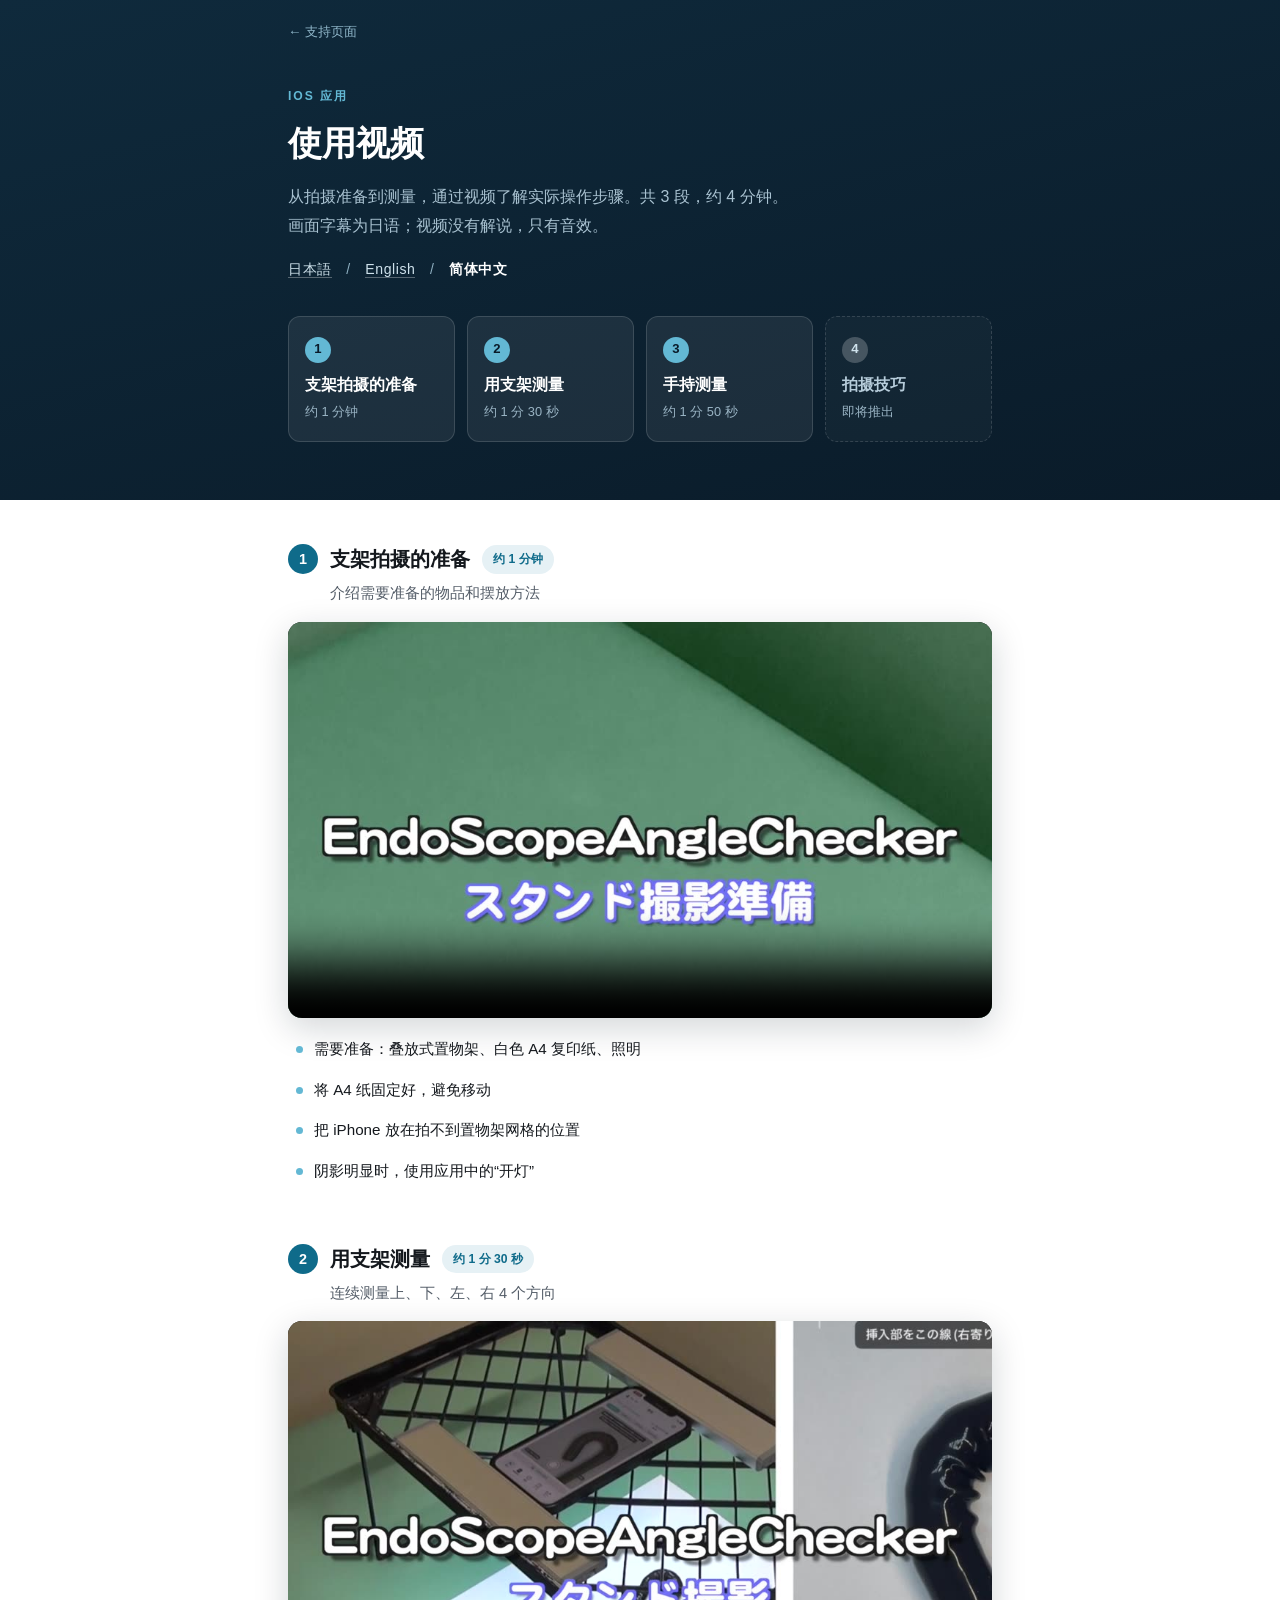
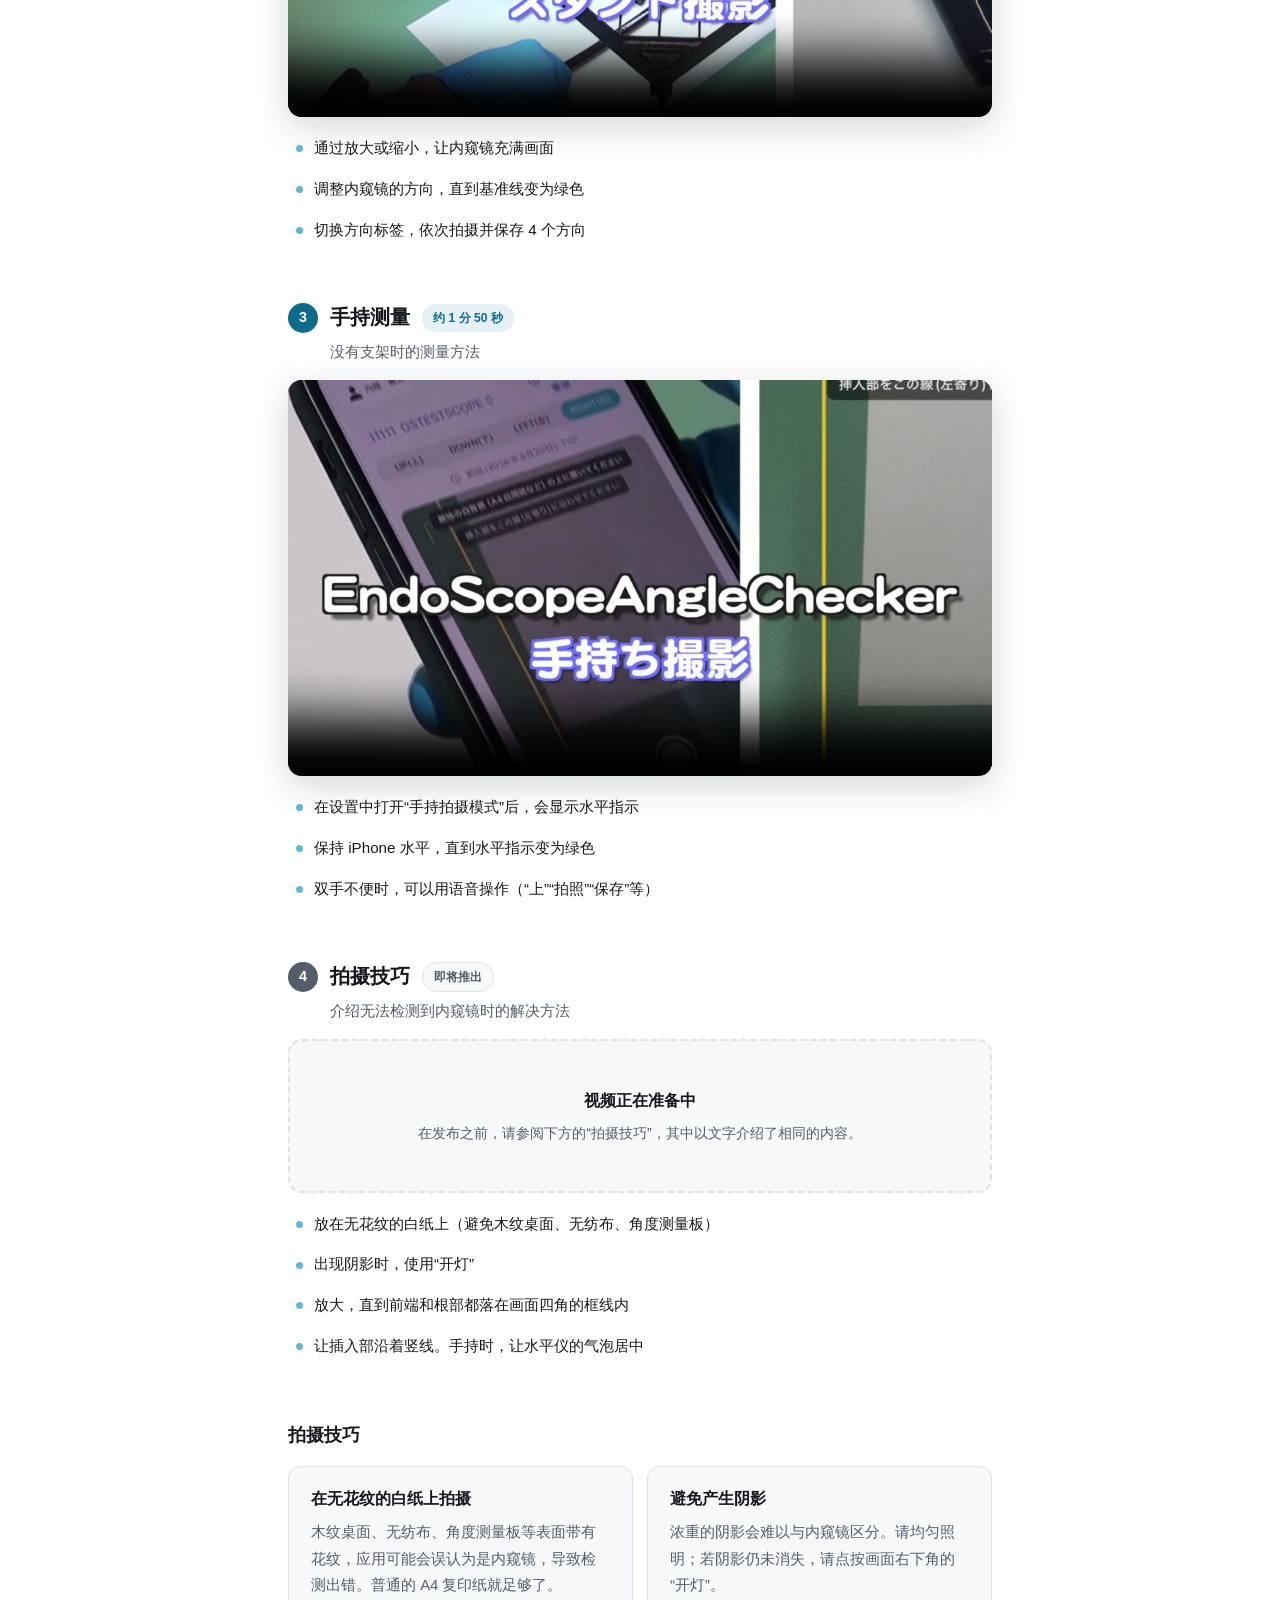
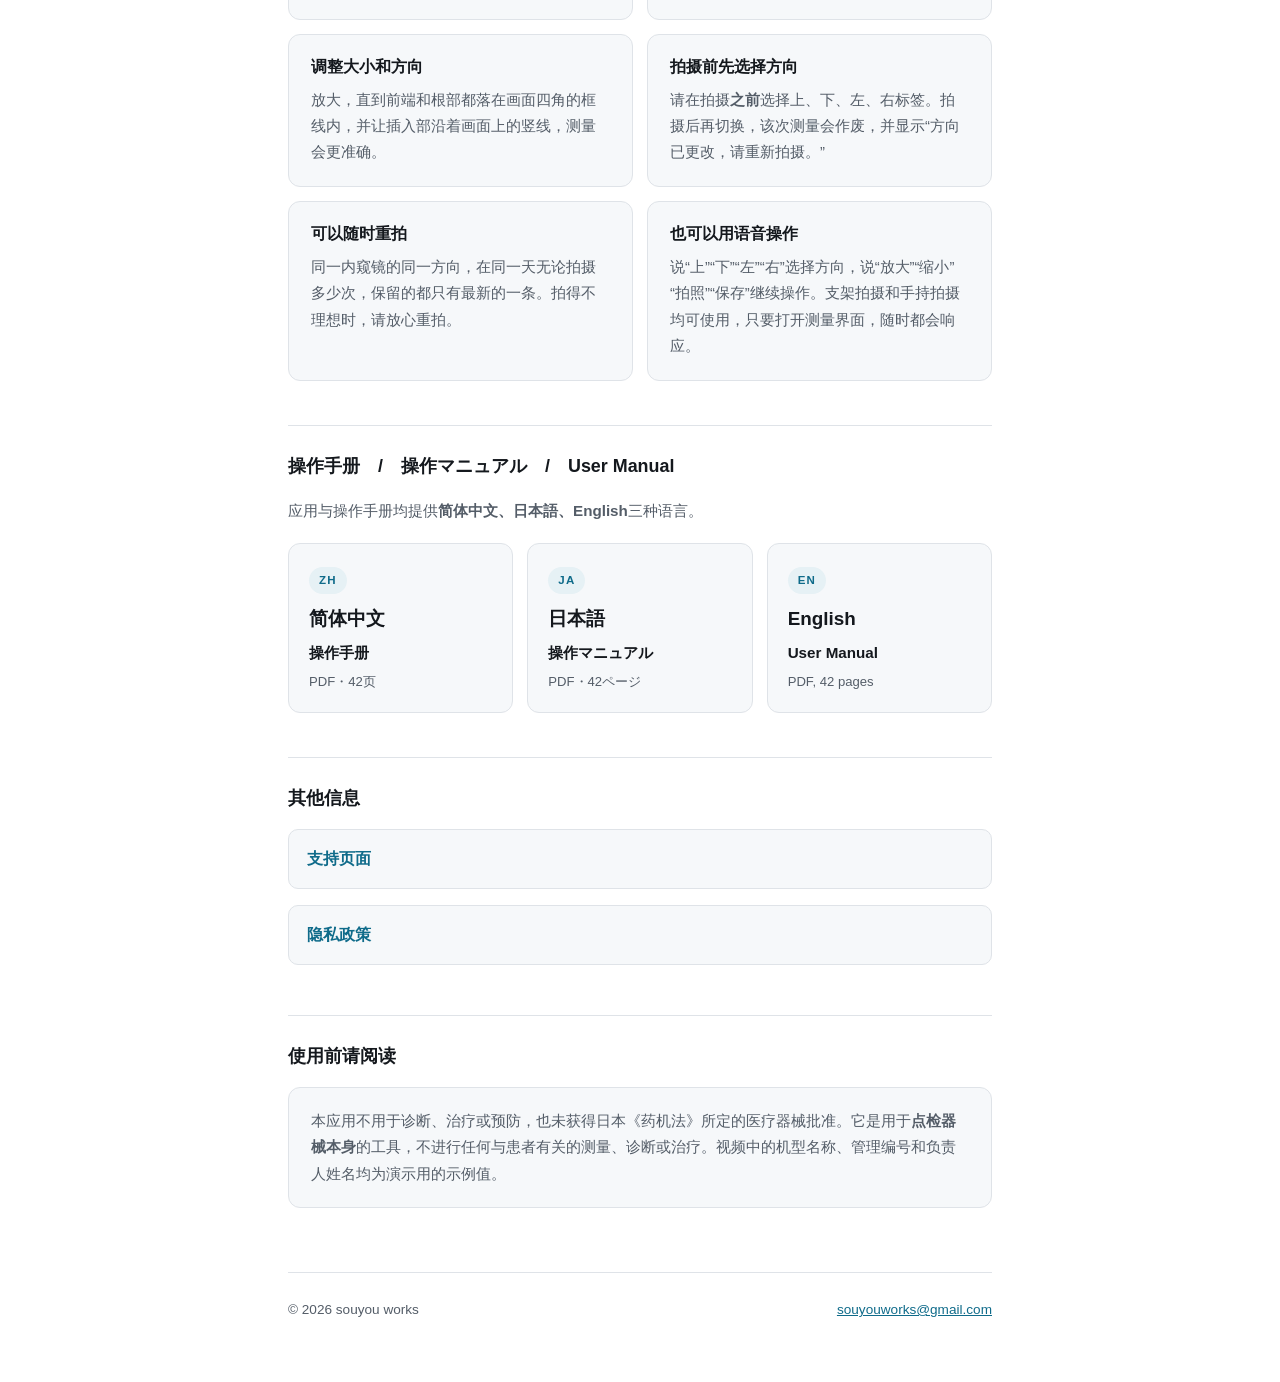
<file: videos-zh.html>
<!DOCTYPE html>
<html lang="zh-Hans">
<head>
<meta charset="utf-8">
<meta name="viewport" content="width=device-width, initial-scale=1">
<title>使用视频｜EndoScopeAngleChecker</title>
<meta name="description" content="EndoScopeAngleChecker 的使用视频。这是一款测量内窥镜弯曲角度的 iOS 应用。介绍支架拍摄的准备、用支架测量和手持测量。">
<link rel="canonical" href="https://souyouworks.github.io/endoscopeanglechecker/videos-zh.html">
<link rel="alternate" hreflang="ja" href="https://souyouworks.github.io/endoscopeanglechecker/videos.html">
<link rel="alternate" hreflang="en" href="https://souyouworks.github.io/endoscopeanglechecker/videos-en.html">
<link rel="alternate" hreflang="zh-Hans" href="https://souyouworks.github.io/endoscopeanglechecker/videos-zh.html">
<link rel="alternate" hreflang="x-default" href="https://souyouworks.github.io/endoscopeanglechecker/videos.html">

<!-- リンクを送ったときに、カード形式で表示されるようにする -->
<meta property="og:type" content="website">
<meta property="og:site_name" content="EndoScopeAngleChecker">
<meta property="og:locale" content="zh_CN">
<meta property="og:url" content="https://souyouworks.github.io/endoscopeanglechecker/videos-zh.html">
<meta property="og:title" content="使用视频｜EndoScopeAngleChecker">
<meta property="og:description" content="从拍摄准备到测量，通过视频了解实际操作步骤。这是一款通过照片测量并记录内窥镜弯曲角度的 iOS 应用。">
<meta property="og:image" content="https://souyouworks.github.io/endoscopeanglechecker/images/ogp-zh.jpg">
<meta property="og:image:width" content="1200">
<meta property="og:image:height" content="630">
<meta property="og:image:alt" content="EndoScopeAngleChecker。iPhone 上显示的应用拍摄界面。">
<meta name="twitter:card" content="summary_large_image">

<link rel="stylesheet" href="style.css?v=01f88eb1">
<link rel="stylesheet" href="motion.css?v=610f2250">
<style>
  :root { --navy-1:#0f2a3c; --navy-2:#0a1b29; --sky:#63b8d4; }

  body { padding-bottom: 0; }

  /* ── 見出し（全幅の濃紺） ── */
  .hero {
    margin: 0 -20px 44px;
    padding: 20px 20px 58px;
    background: linear-gradient(165deg, var(--navy-1) 0%, var(--navy-2) 100%);
    color: #fff;
  }
  .hero-in { max-width: 44rem; margin: 0 auto; }
  .crumb { font-size: .84rem; margin: 0 0 40px; }
  .crumb a { color: #8fb6c9; text-decoration: none; }
  .crumb a:hover { text-decoration: underline; }
  .hero .eyebrow {
    font-size: .76rem; letter-spacing: .16em; text-transform: uppercase;
    color: var(--sky); font-weight: 700; margin: 0 0 14px;
  }
  .hero h1 { font-size: 2.15rem; line-height: 1.32; margin: 0 0 16px; color: #fff; }
  .hero .sub { font-size: 1rem; color: #a9c2d1; margin: 0; max-width: 32rem; line-height: 1.8; }

  /* ── 3ステップの見取り図 ── */
  .steps { display: grid; grid-template-columns: repeat(4, 1fr); gap: 12px; margin: 34px 0 0; }
  .step {
    background: rgba(255,255,255,.07); border: 1px solid rgba(255,255,255,.14);
    border-radius: 12px; padding: 16px 16px 18px;
  }
  .step .n {
    display: inline-flex; align-items: center; justify-content: center;
    width: 26px; height: 26px; border-radius: 50%;
    background: var(--sky); color: var(--navy-2);
    font-size: .82rem; font-weight: 700; margin-bottom: 10px;
  }
  .step .t { display: block; font-weight: 650; font-size: .97rem; color: #fff; line-height: 1.5; }
  .step .d { display: block; font-size: .8rem; color: #9ab4c4; margin-top: 4px; }

  /* ── 動画 ── */
  .vid { margin: 0 0 54px; }
  .vid-head { display: flex; align-items: center; gap: 12px; margin: 0 0 6px; flex-wrap: wrap; }
  .vid-n {
    display: inline-flex; align-items: center; justify-content: center;
    width: 30px; height: 30px; border-radius: 50%; flex: none;
    background: var(--accent); color: #fff; font-size: .9rem; font-weight: 700;
  }
  .vid-head h2 {
    margin: 0; border: none; padding: 0; font-size: 1.28rem; line-height: 1.4;
  }
  .pill {
    font-size: .76rem; font-weight: 650; color: var(--accent);
    background: var(--accent-soft); border-radius: 999px; padding: 3px 11px; white-space: nowrap;
  }
  .vid .cap { margin: 0 0 14px 42px; color: var(--ink-soft); font-size: .92rem; }
  .vid video {
    width: 100%; height: auto; display: block; background: #000;
    border-radius: 14px; box-shadow: 0 10px 34px rgba(10,27,41,.18);
  }
  .pts { list-style: none; margin: 18px 0 0; padding: 0; display: grid; gap: 9px; }
  .pts li { position: relative; padding-left: 26px; font-size: .95rem; line-height: 1.7; }
  .pts li::before {
    content: ""; position: absolute; left: 8px; top: .66em;
    width: 7px; height: 7px; border-radius: 50%; background: var(--sky);
  }

  /* ── まだ公開していない動画の枠 ── */
  .step.soon { background: rgba(255,255,255,.03); border-style: dashed; }
  .step.soon .n { background: rgba(255,255,255,.22); color: #cfe2ec; }
  .step.soon .t { color: #b7cddb; }

  .pill-soon { color: var(--ink-soft); background: var(--bg-soft); border: 1px solid var(--line); }
  .soon-vid .vid-n { background: var(--ink-soft); }
  .soon-box {
    border: 2px dashed var(--line); border-radius: 14px;
    padding: 44px 24px; text-align: center; background: var(--bg-soft);
  }
  .soon-box .soon-t { margin: 0 0 6px; font-weight: 700; font-size: 1.02rem; }
  .soon-box .soon-d { margin: 0; font-size: .9rem; color: var(--ink-soft); line-height: 1.75; }

  /* ── 撮影のこつ ── */
  .tips { display: grid; grid-template-columns: 1fr 1fr; gap: 14px; margin: 0 0 8px; }
  .tip {
    background: var(--bg-soft); border: 1px solid var(--line);
    border-radius: 12px; padding: 20px 22px;
  }
  .tip h3 { margin: 0 0 8px; font-size: 1rem; line-height: 1.5; }
  .tip p { margin: 0; font-size: .93rem; color: var(--ink-soft); line-height: 1.78; }

  /* ── 対応言語 ── */
  .lang-lead { margin: 0 0 18px; font-size: .95rem; color: var(--ink-soft); }
  .langs { display: grid; grid-template-columns: repeat(3, 1fr); gap: 14px; margin: 0 0 8px; }
  .lang {
    display: block; text-decoration: none; color: inherit;
    border: 1px solid var(--line); border-radius: 12px;
    padding: 20px 20px 18px; background: var(--bg-soft);
  }
  .lang:hover { border-color: var(--accent); }
  .lang .code {
    display: inline-block; font-size: .72rem; font-weight: 700; letter-spacing: .1em;
    color: var(--accent); background: var(--accent-soft);
    border-radius: 999px; padding: 3px 10px; margin-bottom: 12px;
  }
  .lang .name { display: block; font-size: 1.18rem; font-weight: 700; line-height: 1.4; margin-bottom: 6px; }
  .lang .title { display: block; font-size: .95rem; font-weight: 600; margin-bottom: 3px; }
  .lang .meta { display: block; font-size: .82rem; color: var(--ink-soft); }

  .links { display: grid; gap: 10px; margin: 0; padding: 0; list-style: none; }
  .links a {
    display: block; padding: 14px 18px; border: 1px solid var(--line);
    border-radius: 10px; text-decoration: none; font-weight: 600;
    background: var(--bg-soft);
  }
  .links a:hover { border-color: var(--accent); }

  .note {
    background: var(--bg-soft); border: 1px solid var(--line);
    border-radius: 12px; padding: 20px 22px; font-size: .92rem;
    color: var(--ink-soft); line-height: 1.8; margin: 0;
  }
  footer { margin-bottom: 60px; }

  @media (max-width: 820px) {
    .steps { grid-template-columns: repeat(2, 1fr); }
  }

  @media (max-width: 640px) {
    .hero { padding-bottom: 44px; }
    .hero h1 { font-size: 1.62rem; }
    .step { padding: 14px 13px 16px; }
    .step .t { font-size: .9rem; }
    .tips, .langs { grid-template-columns: 1fr; }
    .vid .cap { margin-left: 0; }
  }
</style>
</head>
<body>

<div class="hero">
  <div class="hero-in">
    <p class="crumb"><a href="index-zh.html">&larr; 支持页面</a></p>
    <p class="eyebrow">iOS 应用</p>
    <h1>使用视频</h1>
    <p class="sub">从拍摄准备到测量，通过视频了解实际操作步骤。共 3 段，约 4 分钟。画面字幕为日语；视频没有解说，只有音效。</p>
    <p class="hero-langs" style="margin:16px 0 0"><a href="videos.html" hreflang="ja">日本語</a>　/　<a href="videos-en.html" hreflang="en">English</a>　/　<span aria-current="true">简体中文</span></p>

    <div class="steps">
      <div class="step reveal"><span class="n">1</span><span class="t">支架拍摄的准备</span><span class="d">约 1 分钟</span></div>
      <div class="step reveal d1"><span class="n">2</span><span class="t">用支架测量</span><span class="d">约 1 分 30 秒</span></div>
      <div class="step reveal d2"><span class="n">3</span><span class="t">手持测量</span><span class="d">约 1 分 50 秒</span></div>
      <div class="step soon reveal d3"><span class="n">4</span><span class="t">拍摄技巧</span><span class="d">即将推出</span></div>
    </div>
  </div>
</div>

<div class="wrap">

  <section class="vid reveal">
    <div class="vid-head"><span class="vid-n">1</span><h2>支架拍摄的准备</h2><span class="pill">约 1 分钟</span></div>
    <p class="cap">介绍需要准备的物品和摆放方法</p>
    <video controls preload="none" playsinline poster="videos/stand-setup.jpg">
      <source src="videos/stand-setup.mp4" type="video/mp4">
      您的浏览器无法播放此视频。请<a href="videos/stand-setup.mp4">下载视频</a>后观看。
    </video>
    <ul class="pts">
      <li>需要准备：叠放式置物架、白色 A4 复印纸、照明</li>
      <li>将 A4 纸固定好，避免移动</li>
      <li>把 iPhone 放在拍不到置物架网格的位置</li>
      <li>阴影明显时，使用应用中的“开灯”</li>
    </ul>
  </section>

  <section class="vid reveal">
    <div class="vid-head"><span class="vid-n">2</span><h2>用支架测量</h2><span class="pill">约 1 分 30 秒</span></div>
    <p class="cap">连续测量上、下、左、右 4 个方向</p>
    <video controls preload="none" playsinline poster="videos/stand-measure.jpg">
      <source src="videos/stand-measure.mp4" type="video/mp4">
      您的浏览器无法播放此视频。请<a href="videos/stand-measure.mp4">下载视频</a>后观看。
    </video>
    <ul class="pts">
      <li>通过放大或缩小，让内窥镜充满画面</li>
      <li>调整内窥镜的方向，直到基准线变为绿色</li>
      <li>切换方向标签，依次拍摄并保存 4 个方向</li>
    </ul>
  </section>

  <section class="vid reveal">
    <div class="vid-head"><span class="vid-n">3</span><h2>手持测量</h2><span class="pill">约 1 分 50 秒</span></div>
    <p class="cap">没有支架时的测量方法</p>
    <video controls preload="none" playsinline poster="videos/handheld-measure.jpg">
      <source src="videos/handheld-measure.mp4" type="video/mp4">
      您的浏览器无法播放此视频。请<a href="videos/handheld-measure.mp4">下载视频</a>后观看。
    </video>
    <ul class="pts">
      <li>在设置中打开“手持拍摄模式”后，会显示水平指示</li>
      <li>保持 iPhone 水平，直到水平指示变为绿色</li>
      <li>双手不便时，可以用语音操作（“上”“拍照”“保存”等）</li>
    </ul>
  </section>

  <section class="vid soon-vid reveal">
    <div class="vid-head"><span class="vid-n">4</span><h2>拍摄技巧</h2><span class="pill pill-soon">即将推出</span></div>
    <p class="cap">介绍无法检测到内窥镜时的解决方法</p>
    <div class="soon-box">
      <p class="soon-t">视频正在准备中</p>
      <p class="soon-d">在发布之前，请参阅下方的“拍摄技巧”，其中以文字介绍了相同的内容。</p>
    </div>
    <ul class="pts">
      <li>放在无花纹的白纸上（避免木纹桌面、无纺布、角度测量板）</li>
      <li>出现阴影时，使用“开灯”</li>
      <li>放大，直到前端和根部都落在画面四角的框线内</li>
      <li>让插入部沿着竖线。手持时，让水平仪的气泡居中</li>
    </ul>
  </section>

  <h2>拍摄技巧</h2>
  <div class="tips">
    <div class="tip reveal">
      <h3>在无花纹的白纸上拍摄</h3>
      <p>木纹桌面、无纺布、角度测量板等表面带有花纹，应用可能会误认为是内窥镜，导致检测出错。普通的 A4 复印纸就足够了。</p>
    </div>
    <div class="tip reveal">
      <h3>避免产生阴影</h3>
      <p>浓重的阴影会难以与内窥镜区分。请均匀照明；若阴影仍未消失，请点按画面右下角的“开灯”。</p>
    </div>
    <div class="tip reveal">
      <h3>调整大小和方向</h3>
      <p>放大，直到前端和根部都落在画面四角的框线内，并让插入部沿着画面上的竖线，测量会更准确。</p>
    </div>
    <div class="tip reveal">
      <h3>拍摄前先选择方向</h3>
      <p>请在拍摄<strong>之前</strong>选择上、下、左、右标签。拍摄后再切换，该次测量会作废，并显示“方向已更改，请重新拍摄。”</p>
    </div>
    <div class="tip reveal">
      <h3>可以随时重拍</h3>
      <p>同一内窥镜的同一方向，在同一天无论拍摄多少次，保留的都只有最新的一条。拍得不理想时，请放心重拍。</p>
    </div>
    <div class="tip reveal">
      <h3>也可以用语音操作</h3>
      <p>说“上”“下”“左”“右”选择方向，说“放大”“缩小”“拍照”“保存”继续操作。支架拍摄和手持拍摄均可使用，只要打开测量界面，随时都会响应。</p>
    </div>
  </div>

  <h2>操作手册　/　操作マニュアル　/　User Manual</h2>
  <p class="lang-lead">应用与操作手册均提供<strong>简体中文、日本語、English</strong>三种语言。</p>
  <div class="langs">
    <a class="lang reveal" href="manual-zh.pdf" hreflang="zh-Hans">
      <span class="code">ZH</span>
      <span class="name">简体中文</span>
      <span class="title">操作手册</span>
      <span class="meta">PDF・42页</span>
    </a>
    <a class="lang reveal d1" href="manual.pdf" hreflang="ja">
      <span class="code">JA</span>
      <span class="name">日本語</span>
      <span class="title">操作マニュアル</span>
      <span class="meta">PDF・42ページ</span>
    </a>
    <a class="lang reveal d2" href="manual-en.pdf" hreflang="en">
      <span class="code">EN</span>
      <span class="name">English</span>
      <span class="title">User Manual</span>
      <span class="meta">PDF, 42 pages</span>
    </a>
  </div>

  <h2>其他信息</h2>
  <ul class="links">
    <li><a href="index-zh.html">支持页面</a></li>
    <li><a href="privacy-zh.html">隐私政策</a></li>
  </ul>

  <h2>使用前请阅读</h2>
  <p class="note">
    本应用不用于诊断、治疗或预防，也未获得日本《药机法》所定的医疗器械批准。它是用于<strong>点检器械本身</strong>的工具，不进行任何与患者有关的测量、诊断或治疗。视频中的机型名称、管理编号和负责人姓名均为演示用的示例值。
  </p>

  <footer>
    <span>&copy; 2026 souyou works</span>
    <span><a href="mailto:souyouworks@gmail.com">souyouworks@gmail.com</a></span>
  </footer>

</div>
<script>
(function () {
  var t = document.querySelectorAll('.reveal');
  if (!('IntersectionObserver' in window) ||
      window.matchMedia('(prefers-reduced-motion: reduce)').matches) {
    t.forEach(function (e) { e.classList.add('on'); });
    return;
  }
  var io = new IntersectionObserver(function (es) {
    es.forEach(function (e) {
      if (e.isIntersecting) { e.target.classList.add('on'); io.unobserve(e.target); }
    });
  }, { rootMargin: '0px 0px -8% 0px', threshold: 0.08 });
  t.forEach(function (e) { io.observe(e); });
})();
</script>
</body>
</html>
</file>
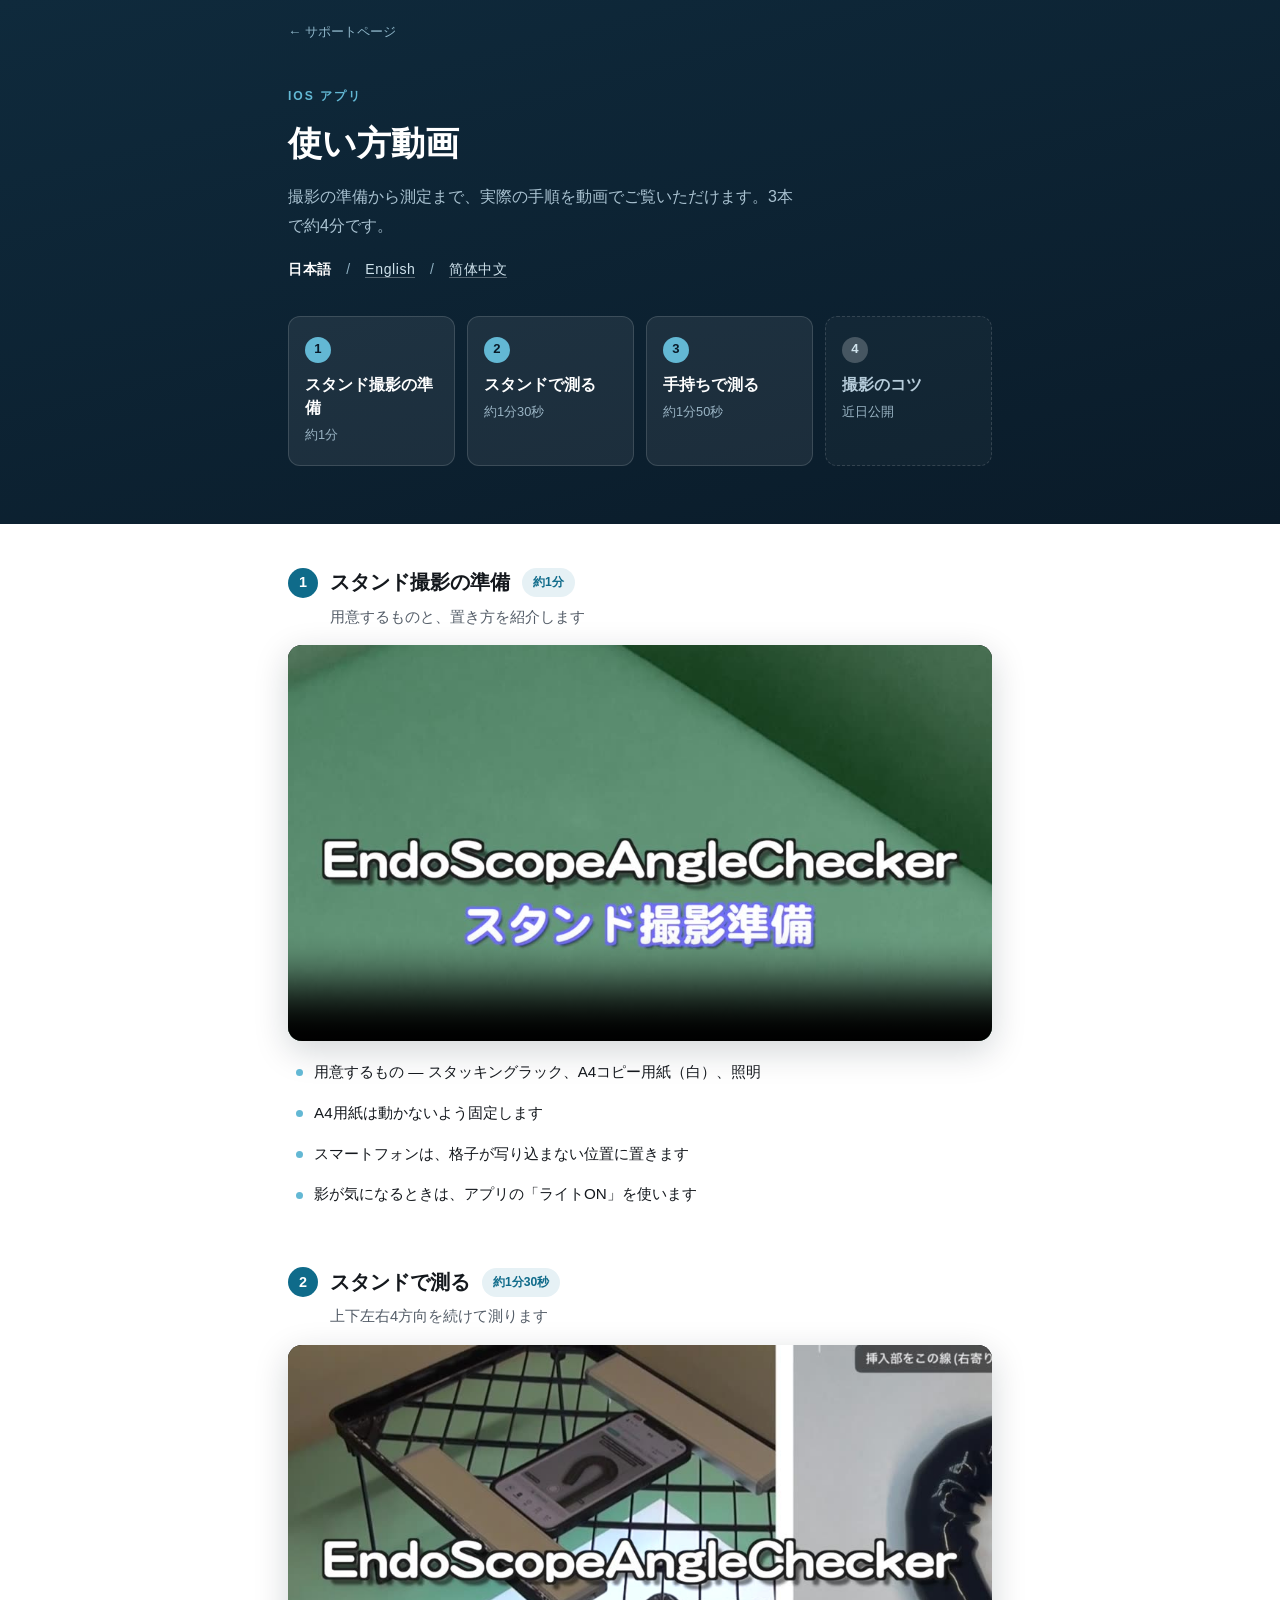
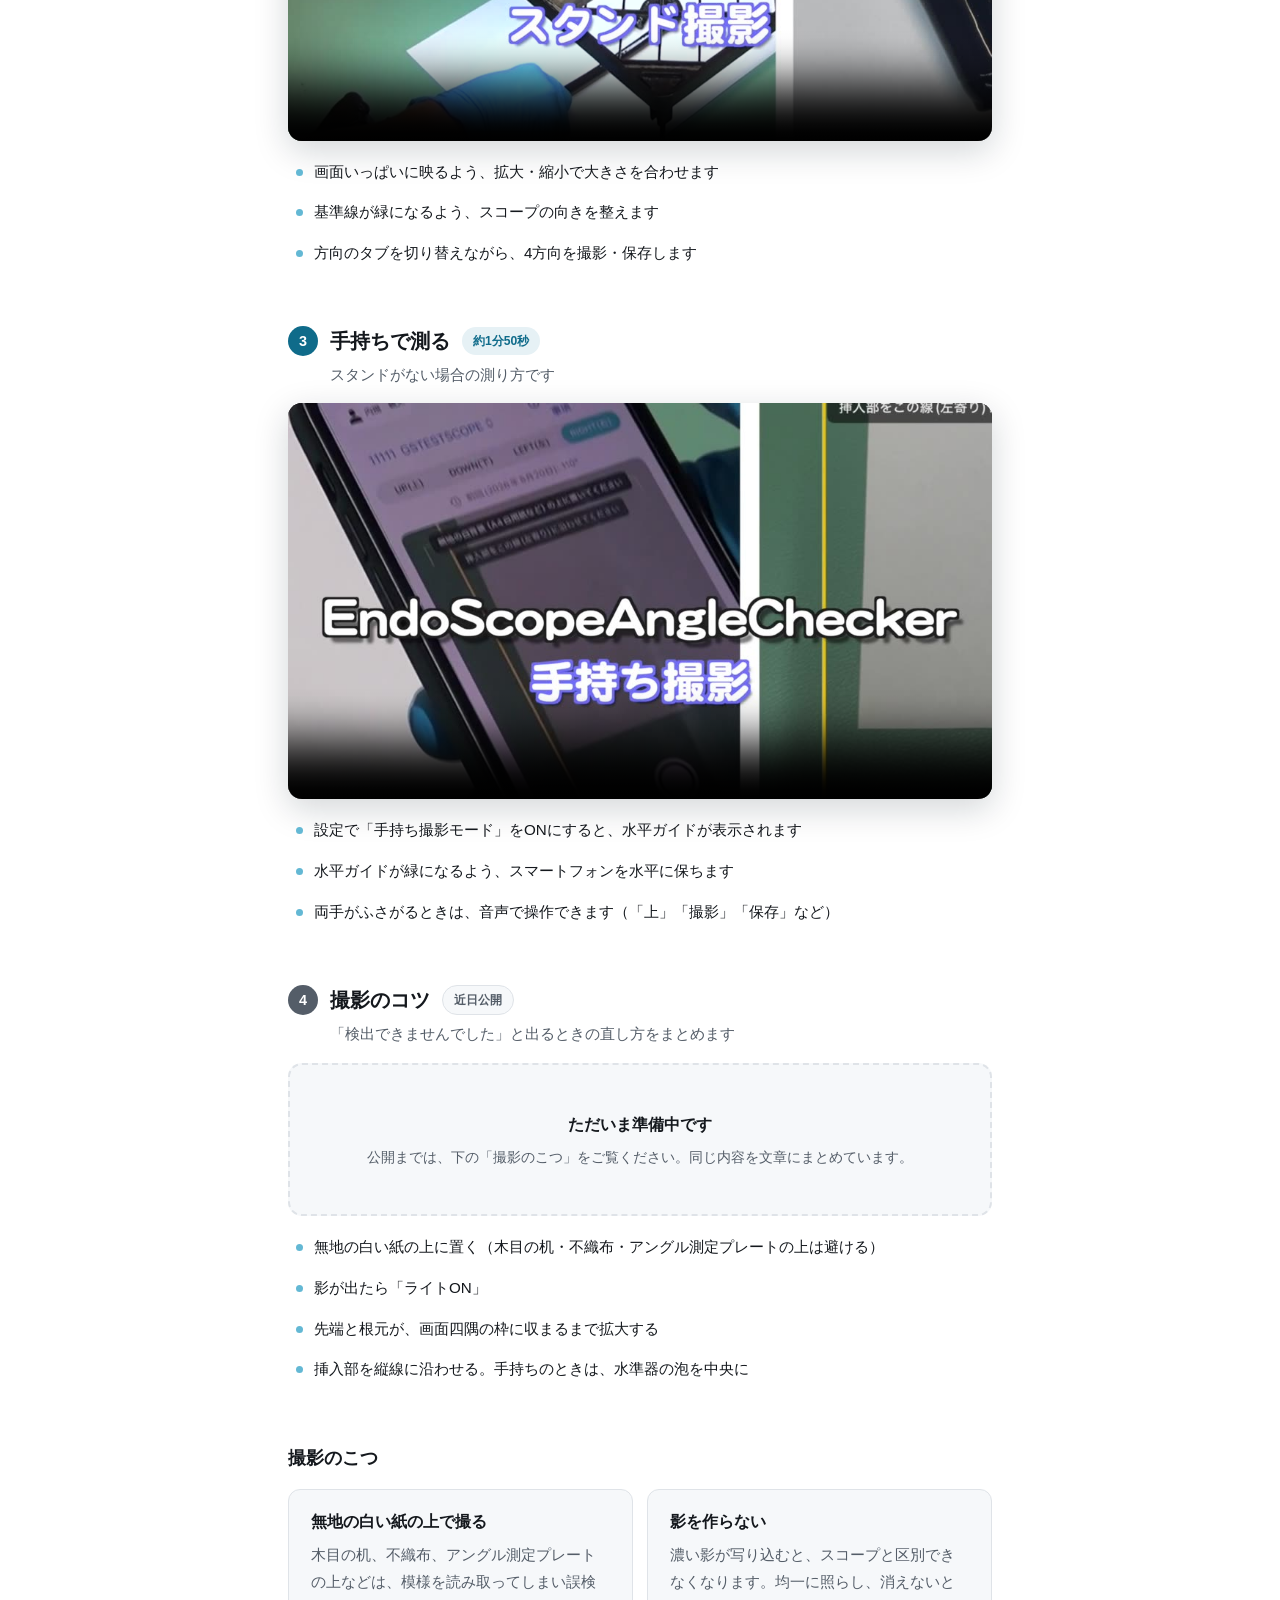
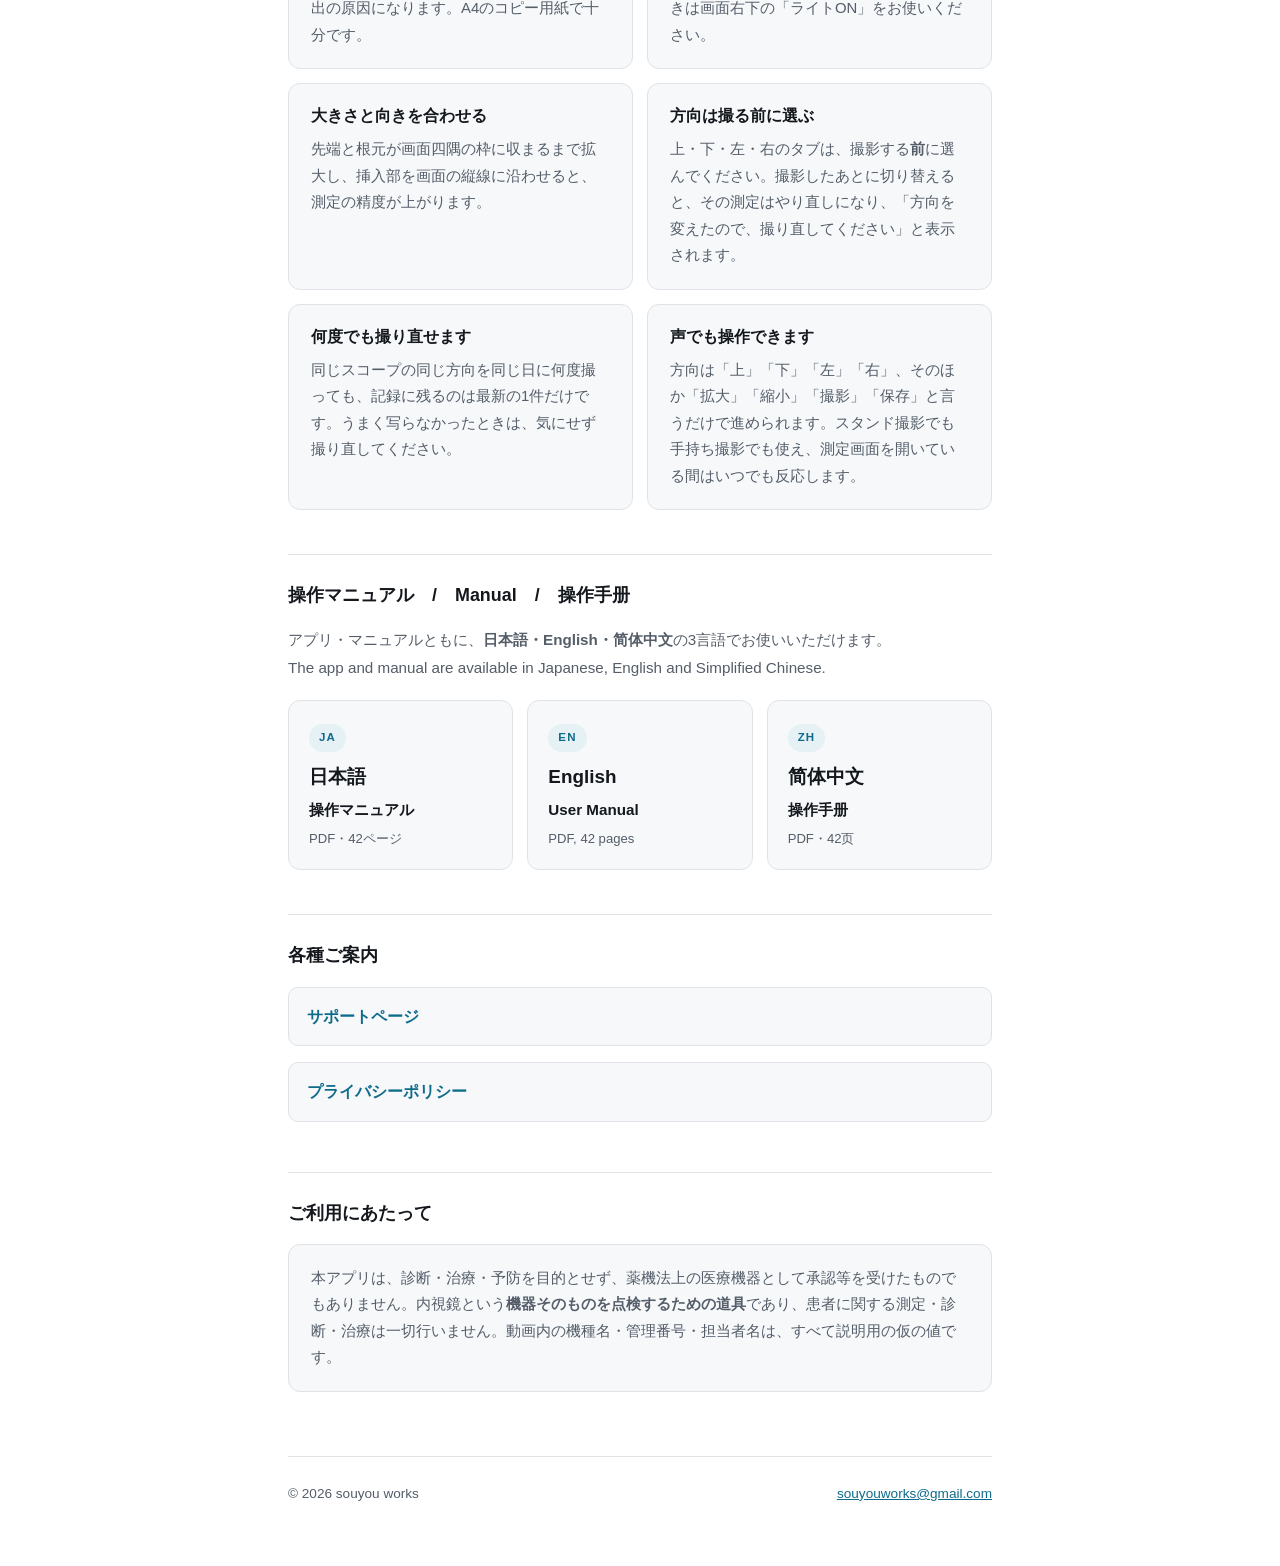
<file: videos.html>
<!DOCTYPE html>
<html lang="ja">
<head>
<meta charset="utf-8">
<meta name="viewport" content="width=device-width, initial-scale=1">
<title>使い方動画｜EndoScopeAngleChecker</title>
<meta name="description" content="内視鏡のアングル（湾曲）角度を測定するiOSアプリ EndoScopeAngleChecker の使い方動画。撮影の準備、スタンド撮影、手持ち撮影を動画で紹介します。">
<link rel="canonical" href="https://souyouworks.github.io/endoscopeanglechecker/videos.html">
<link rel="alternate" hreflang="ja" href="https://souyouworks.github.io/endoscopeanglechecker/videos.html">
<link rel="alternate" hreflang="en" href="https://souyouworks.github.io/endoscopeanglechecker/videos-en.html">
<link rel="alternate" hreflang="zh-Hans" href="https://souyouworks.github.io/endoscopeanglechecker/videos-zh.html">
<link rel="alternate" hreflang="x-default" href="https://souyouworks.github.io/endoscopeanglechecker/videos.html">

<!-- リンクを送ったときに、カード形式で表示されるようにする -->
<meta property="og:type" content="website">
<meta property="og:site_name" content="EndoScopeAngleChecker">
<meta property="og:locale" content="ja_JP">
<meta property="og:url" content="https://souyouworks.github.io/endoscopeanglechecker/videos.html">
<meta property="og:title" content="使い方動画｜EndoScopeAngleChecker">
<meta property="og:description" content="撮影の準備から測定まで、実際の手順を動画でご覧いただけます。内視鏡のアングル角度を写真から測定・記録するiOSアプリです。">
<meta property="og:image" content="https://souyouworks.github.io/endoscopeanglechecker/images/ogp-videos.jpg">
<meta property="og:image:width" content="1200">
<meta property="og:image:height" content="630">
<meta property="og:image:alt" content="EndoScopeAngleChecker 使い方動画。アプリのカメラ画面を表示したスマートフォン">
<meta name="twitter:card" content="summary_large_image">

<link rel="stylesheet" href="style.css?v=01f88eb1">
<link rel="stylesheet" href="motion.css?v=610f2250">
<style>
  :root { --navy-1:#0f2a3c; --navy-2:#0a1b29; --sky:#63b8d4; }

  body { padding-bottom: 0; }

  /* ── 見出し（全幅の濃紺） ── */
  .hero {
    margin: 0 -20px 44px;
    padding: 20px 20px 58px;
    background: linear-gradient(165deg, var(--navy-1) 0%, var(--navy-2) 100%);
    color: #fff;
  }
  .hero-in { max-width: 44rem; margin: 0 auto; }
  .crumb { font-size: .84rem; margin: 0 0 40px; }
  .crumb a { color: #8fb6c9; text-decoration: none; }
  .crumb a:hover { text-decoration: underline; }
  .hero .eyebrow {
    font-size: .76rem; letter-spacing: .16em; text-transform: uppercase;
    color: var(--sky); font-weight: 700; margin: 0 0 14px;
  }
  .hero h1 { font-size: 2.15rem; line-height: 1.32; margin: 0 0 16px; color: #fff; }
  .hero .sub { font-size: 1rem; color: #a9c2d1; margin: 0; max-width: 32rem; line-height: 1.8; }

  /* ── 3ステップの見取り図 ── */
  .steps { display: grid; grid-template-columns: repeat(4, 1fr); gap: 12px; margin: 34px 0 0; }
  .step {
    background: rgba(255,255,255,.07); border: 1px solid rgba(255,255,255,.14);
    border-radius: 12px; padding: 16px 16px 18px;
  }
  .step .n {
    display: inline-flex; align-items: center; justify-content: center;
    width: 26px; height: 26px; border-radius: 50%;
    background: var(--sky); color: var(--navy-2);
    font-size: .82rem; font-weight: 700; margin-bottom: 10px;
  }
  .step .t { display: block; font-weight: 650; font-size: .97rem; color: #fff; line-height: 1.5; }
  .step .d { display: block; font-size: .8rem; color: #9ab4c4; margin-top: 4px; }

  /* ── 動画 ── */
  .vid { margin: 0 0 54px; }
  .vid-head { display: flex; align-items: center; gap: 12px; margin: 0 0 6px; flex-wrap: wrap; }
  .vid-n {
    display: inline-flex; align-items: center; justify-content: center;
    width: 30px; height: 30px; border-radius: 50%; flex: none;
    background: var(--accent); color: #fff; font-size: .9rem; font-weight: 700;
  }
  .vid-head h2 {
    margin: 0; border: none; padding: 0; font-size: 1.28rem; line-height: 1.4;
  }
  .pill {
    font-size: .76rem; font-weight: 650; color: var(--accent);
    background: var(--accent-soft); border-radius: 999px; padding: 3px 11px; white-space: nowrap;
  }
  .vid .cap { margin: 0 0 14px 42px; color: var(--ink-soft); font-size: .92rem; }
  .vid video {
    width: 100%; height: auto; display: block; background: #000;
    border-radius: 14px; box-shadow: 0 10px 34px rgba(10,27,41,.18);
  }
  .pts { list-style: none; margin: 18px 0 0; padding: 0; display: grid; gap: 9px; }
  .pts li { position: relative; padding-left: 26px; font-size: .95rem; line-height: 1.7; }
  .pts li::before {
    content: ""; position: absolute; left: 8px; top: .66em;
    width: 7px; height: 7px; border-radius: 50%; background: var(--sky);
  }

  /* ── まだ公開していない動画の枠 ── */
  .step.soon { background: rgba(255,255,255,.03); border-style: dashed; }
  .step.soon .n { background: rgba(255,255,255,.22); color: #cfe2ec; }
  .step.soon .t { color: #b7cddb; }

  .pill-soon { color: var(--ink-soft); background: var(--bg-soft); border: 1px solid var(--line); }
  .soon-vid .vid-n { background: var(--ink-soft); }
  .soon-box {
    border: 2px dashed var(--line); border-radius: 14px;
    padding: 44px 24px; text-align: center; background: var(--bg-soft);
  }
  .soon-box .soon-t { margin: 0 0 6px; font-weight: 700; font-size: 1.02rem; }
  .soon-box .soon-d { margin: 0; font-size: .9rem; color: var(--ink-soft); line-height: 1.75; }

  /* ── 撮影のこつ ── */
  .tips { display: grid; grid-template-columns: 1fr 1fr; gap: 14px; margin: 0 0 8px; }
  .tip {
    background: var(--bg-soft); border: 1px solid var(--line);
    border-radius: 12px; padding: 20px 22px;
  }
  .tip h3 { margin: 0 0 8px; font-size: 1rem; line-height: 1.5; }
  .tip p { margin: 0; font-size: .93rem; color: var(--ink-soft); line-height: 1.78; }

  /* ── 対応言語 ── */
  .lang-lead { margin: 0 0 18px; font-size: .95rem; color: var(--ink-soft); }
  .langs { display: grid; grid-template-columns: repeat(3, 1fr); gap: 14px; margin: 0 0 8px; }
  .lang {
    display: block; text-decoration: none; color: inherit;
    border: 1px solid var(--line); border-radius: 12px;
    padding: 20px 20px 18px; background: var(--bg-soft);
  }
  .lang:hover { border-color: var(--accent); }
  .lang .code {
    display: inline-block; font-size: .72rem; font-weight: 700; letter-spacing: .1em;
    color: var(--accent); background: var(--accent-soft);
    border-radius: 999px; padding: 3px 10px; margin-bottom: 12px;
  }
  .lang .name { display: block; font-size: 1.18rem; font-weight: 700; line-height: 1.4; margin-bottom: 6px; }
  .lang .title { display: block; font-size: .95rem; font-weight: 600; margin-bottom: 3px; }
  .lang .meta { display: block; font-size: .82rem; color: var(--ink-soft); }

  .links { display: grid; gap: 10px; margin: 0; padding: 0; list-style: none; }
  .links a {
    display: block; padding: 14px 18px; border: 1px solid var(--line);
    border-radius: 10px; text-decoration: none; font-weight: 600;
    background: var(--bg-soft);
  }
  .links a:hover { border-color: var(--accent); }

  .note {
    background: var(--bg-soft); border: 1px solid var(--line);
    border-radius: 12px; padding: 20px 22px; font-size: .92rem;
    color: var(--ink-soft); line-height: 1.8; margin: 0;
  }
  footer { margin-bottom: 60px; }

  @media (max-width: 820px) {
    .steps { grid-template-columns: repeat(2, 1fr); }
  }

  @media (max-width: 640px) {
    .hero { padding-bottom: 44px; }
    .hero h1 { font-size: 1.62rem; }
    .step { padding: 14px 13px 16px; }
    .step .t { font-size: .9rem; }
    .tips, .langs { grid-template-columns: 1fr; }
    .vid .cap { margin-left: 0; }
  }
</style>
</head>
<body>

<div class="hero">
  <div class="hero-in">
    <p class="crumb"><a href="index.html">&larr; サポートページ</a></p>
    <p class="eyebrow">iOS アプリ</p>
    <h1>使い方動画</h1>
    <p class="sub">撮影の準備から測定まで、実際の手順を動画でご覧いただけます。3本で約4分です。</p>
    <p class="hero-langs" style="margin:16px 0 0"><span aria-current="true">日本語</span>　/　<a href="videos-en.html" hreflang="en">English</a>　/　<a href="videos-zh.html" hreflang="zh-Hans">简体中文</a></p>

    <div class="steps">
      <div class="step reveal"><span class="n">1</span><span class="t">スタンド撮影の準備</span><span class="d">約1分</span></div>
      <div class="step reveal d1"><span class="n">2</span><span class="t">スタンドで測る</span><span class="d">約1分30秒</span></div>
      <div class="step reveal d2"><span class="n">3</span><span class="t">手持ちで測る</span><span class="d">約1分50秒</span></div>
      <div class="step soon reveal d3"><span class="n">4</span><span class="t">撮影のコツ</span><span class="d">近日公開</span></div>
    </div>
  </div>
</div>

<div class="wrap">

  <section class="vid reveal">
    <div class="vid-head"><span class="vid-n">1</span><h2>スタンド撮影の準備</h2><span class="pill">約1分</span></div>
    <p class="cap">用意するものと、置き方を紹介します</p>
    <video controls preload="none" playsinline poster="videos/stand-setup.jpg">
      <source src="videos/stand-setup.mp4" type="video/mp4">
      お使いのブラウザでは動画を再生できません。<a href="videos/stand-setup.mp4">動画をダウンロード</a>してご覧ください。
    </video>
    <ul class="pts">
      <li>用意するもの — スタッキングラック、A4コピー用紙（白）、照明</li>
      <li>A4用紙は動かないよう固定します</li>
      <li>スマートフォンは、格子が写り込まない位置に置きます</li>
      <li>影が気になるときは、アプリの「ライトON」を使います</li>
    </ul>
  </section>

  <section class="vid reveal">
    <div class="vid-head"><span class="vid-n">2</span><h2>スタンドで測る</h2><span class="pill">約1分30秒</span></div>
    <p class="cap">上下左右4方向を続けて測ります</p>
    <video controls preload="none" playsinline poster="videos/stand-measure.jpg">
      <source src="videos/stand-measure.mp4" type="video/mp4">
      お使いのブラウザでは動画を再生できません。<a href="videos/stand-measure.mp4">動画をダウンロード</a>してご覧ください。
    </video>
    <ul class="pts">
      <li>画面いっぱいに映るよう、拡大・縮小で大きさを合わせます</li>
      <li>基準線が緑になるよう、スコープの向きを整えます</li>
      <li>方向のタブを切り替えながら、4方向を撮影・保存します</li>
    </ul>
  </section>

  <section class="vid reveal">
    <div class="vid-head"><span class="vid-n">3</span><h2>手持ちで測る</h2><span class="pill">約1分50秒</span></div>
    <p class="cap">スタンドがない場合の測り方です</p>
    <video controls preload="none" playsinline poster="videos/handheld-measure.jpg">
      <source src="videos/handheld-measure.mp4" type="video/mp4">
      お使いのブラウザでは動画を再生できません。<a href="videos/handheld-measure.mp4">動画をダウンロード</a>してご覧ください。
    </video>
    <ul class="pts">
      <li>設定で「手持ち撮影モード」をONにすると、水平ガイドが表示されます</li>
      <li>水平ガイドが緑になるよう、スマートフォンを水平に保ちます</li>
      <li>両手がふさがるときは、音声で操作できます（「上」「撮影」「保存」など）</li>
    </ul>
  </section>

  <section class="vid soon-vid reveal">
    <div class="vid-head"><span class="vid-n">4</span><h2>撮影のコツ</h2><span class="pill pill-soon">近日公開</span></div>
    <p class="cap">「検出できませんでした」と出るときの直し方をまとめます</p>
    <div class="soon-box">
      <p class="soon-t">ただいま準備中です</p>
      <p class="soon-d">公開までは、下の「撮影のこつ」をご覧ください。同じ内容を文章にまとめています。</p>
    </div>
    <ul class="pts">
      <li>無地の白い紙の上に置く（木目の机・不織布・アングル測定プレートの上は避ける）</li>
      <li>影が出たら「ライトON」</li>
      <li>先端と根元が、画面四隅の枠に収まるまで拡大する</li>
      <li>挿入部を縦線に沿わせる。手持ちのときは、水準器の泡を中央に</li>
    </ul>
  </section>

  <h2>撮影のこつ</h2>
  <div class="tips">
    <div class="tip reveal">
      <h3>無地の白い紙の上で撮る</h3>
      <p>木目の机、不織布、アングル測定プレートの上などは、模様を読み取ってしまい誤検出の原因になります。A4のコピー用紙で十分です。</p>
    </div>
    <div class="tip reveal">
      <h3>影を作らない</h3>
      <p>濃い影が写り込むと、スコープと区別できなくなります。均一に照らし、消えないときは画面右下の「ライトON」をお使いください。</p>
    </div>
    <div class="tip reveal">
      <h3>大きさと向きを合わせる</h3>
      <p>先端と根元が画面四隅の枠に収まるまで拡大し、挿入部を画面の縦線に沿わせると、測定の精度が上がります。</p>
    </div>
    <div class="tip reveal">
      <h3>方向は撮る前に選ぶ</h3>
      <p>上・下・左・右のタブは、撮影する<strong>前</strong>に選んでください。撮影したあとに切り替えると、その測定はやり直しになり、「方向を変えたので、撮り直してください」と表示されます。</p>
    </div>
    <div class="tip reveal">
      <h3>何度でも撮り直せます</h3>
      <p>同じスコープの同じ方向を同じ日に何度撮っても、記録に残るのは最新の1件だけです。うまく写らなかったときは、気にせず撮り直してください。</p>
    </div>
    <div class="tip reveal">
      <h3>声でも操作できます</h3>
      <p>方向は「上」「下」「左」「右」、そのほか「拡大」「縮小」「撮影」「保存」と言うだけで進められます。スタンド撮影でも手持ち撮影でも使え、測定画面を開いている間はいつでも反応します。</p>
    </div>
  </div>

  <h2>操作マニュアル　/　Manual　/　操作手册</h2>
  <p class="lang-lead">アプリ・マニュアルともに、<strong>日本語・English・简体中文</strong>の3言語でお使いいただけます。<br>The app and manual are available in Japanese, English and Simplified Chinese.</p>
  <div class="langs">
    <a class="lang reveal" href="manual.pdf" hreflang="ja">
      <span class="code">JA</span>
      <span class="name">日本語</span>
      <span class="title">操作マニュアル</span>
      <span class="meta">PDF・42ページ</span>
    </a>
    <a class="lang reveal d1" href="manual-en.pdf" hreflang="en">
      <span class="code">EN</span>
      <span class="name">English</span>
      <span class="title">User Manual</span>
      <span class="meta">PDF, 42 pages</span>
    </a>
    <a class="lang reveal d2" href="manual-zh.pdf" hreflang="zh-Hans">
      <span class="code">ZH</span>
      <span class="name">简体中文</span>
      <span class="title">操作手册</span>
      <span class="meta">PDF・42页</span>
    </a>
  </div>

  <h2>各種ご案内</h2>
  <ul class="links">
    <li><a href="index.html">サポートページ</a></li>
    <li><a href="privacy.html">プライバシーポリシー</a></li>
  </ul>

  <h2>ご利用にあたって</h2>
  <p class="note">
    本アプリは、診断・治療・予防を目的とせず、薬機法上の医療機器として承認等を受けたものでもありません。内視鏡という<strong>機器そのものを点検するための道具</strong>であり、患者に関する測定・診断・治療は一切行いません。動画内の機種名・管理番号・担当者名は、すべて説明用の仮の値です。
  </p>

  <footer>
    <span>&copy; 2026 souyou works</span>
    <span><a href="mailto:souyouworks@gmail.com">souyouworks@gmail.com</a></span>
  </footer>

</div>
<script>
(function () {
  var t = document.querySelectorAll('.reveal');
  if (!('IntersectionObserver' in window) ||
      window.matchMedia('(prefers-reduced-motion: reduce)').matches) {
    t.forEach(function (e) { e.classList.add('on'); });
    return;
  }
  var io = new IntersectionObserver(function (es) {
    es.forEach(function (e) {
      if (e.isIntersecting) { e.target.classList.add('on'); io.unobserve(e.target); }
    });
  }, { rootMargin: '0px 0px -8% 0px', threshold: 0.08 });
  t.forEach(function (e) { io.observe(e); });
})();
</script>
</body>
</html>
</file>
<file: style.css>
:root {
  --ink: #14181d;
  --ink-soft: #545d68;
  --line: #dfe3e8;
  --bg: #ffffff;
  --bg-soft: #f6f8fa;
  --accent: #0f6b8a;
  --accent-soft: #e6f1f5;
}

@media (prefers-color-scheme: dark) {
  :root {
    --ink: #e8ecf1;
    --ink-soft: #9aa4b1;
    --line: #2b323b;
    --bg: #14181d;
    --bg-soft: #1b2027;
    --accent: #63b8d4;
    --accent-soft: #16303a;
  }
}

* { box-sizing: border-box; }

html { -webkit-text-size-adjust: 100%; }

body {
  margin: 0;
  padding: 0 20px 80px;
  background: var(--bg);
  color: var(--ink);
  font-family: -apple-system, BlinkMacSystemFont, "Hiragino Sans",
               "Yu Gothic", "Noto Sans JP", sans-serif;
  font-size: 16px;
  line-height: 1.85;
}

.wrap { max-width: 44rem; margin: 0 auto; }

header {
  padding: 56px 0 28px;
  border-bottom: 1px solid var(--line);
  margin-bottom: 36px;
}

header .app {
  font-size: 0.8rem;
  letter-spacing: 0.14em;
  text-transform: uppercase;
  color: var(--accent);
  font-weight: 600;
  margin: 0 0 10px;
}

h1 {
  font-size: 1.7rem;
  line-height: 1.4;
  margin: 0 0 12px;
  text-wrap: balance;
}

.dates {
  font-size: 0.85rem;
  color: var(--ink-soft);
  margin: 0;
}

h2 {
  font-size: 1.12rem;
  margin: 44px 0 14px;
  padding-top: 4px;
  border-top: 1px solid var(--line);
  padding-top: 24px;
  text-wrap: balance;
}

h2:first-of-type { border-top: none; padding-top: 0; }

p { margin: 0 0 16px; }

ul { margin: 0 0 16px; padding-left: 1.3em; }
li { margin-bottom: 6px; }

strong { font-weight: 650; }

a { color: var(--accent); }

.lead {
  background: var(--bg-soft);
  border: 1px solid var(--line);
  border-radius: 10px;
  padding: 18px 20px;
  margin-bottom: 8px;
}

.table-scroll { overflow-x: auto; margin: 0 0 20px; }

table {
  border-collapse: collapse;
  width: 100%;
  min-width: 30rem;
  font-size: 0.94rem;
}

th, td {
  border: 1px solid var(--line);
  padding: 11px 13px;
  text-align: left;
  vertical-align: top;
}

th {
  background: var(--bg-soft);
  font-weight: 650;
  white-space: nowrap;
}

.contact {
  background: var(--accent-soft);
  border-radius: 10px;
  padding: 20px 22px;
  margin-top: 8px;
}

.contact .name { font-weight: 650; margin-bottom: 4px; }

footer {
  margin-top: 64px;
  padding-top: 24px;
  border-top: 1px solid var(--line);
  font-size: 0.85rem;
  color: var(--ink-soft);
  display: flex;
  flex-wrap: wrap;
  gap: 8px 20px;
  justify-content: space-between;
}

.nav { margin-bottom: 8px; font-size: 0.9rem; }
.nav a { text-decoration: none; }
.nav a:hover { text-decoration: underline; }

.cards { display: grid; gap: 14px; margin-bottom: 8px; }

.card {
  border: 1px solid var(--line);
  border-radius: 10px;
  padding: 18px 20px;
  background: var(--bg-soft);
}

.card h3 { margin: 0 0 6px; font-size: 1rem; }
.card p { margin: 0; color: var(--ink-soft); font-size: 0.94rem; }

:focus-visible { outline: 2px solid var(--accent); outline-offset: 2px; }

/* 対応言語のカード（サポートページ・動画ページ共通） */
.lang-lead { margin: 0 0 18px; font-size: 0.95rem; color: var(--ink-soft); }

.langs { display: grid; grid-template-columns: repeat(3, 1fr); gap: 14px; margin: 0 0 8px; }

.lang {
  display: block;
  text-decoration: none;
  color: inherit;
  border: 1px solid var(--line);
  border-radius: 12px;
  padding: 20px 20px 18px;
  background: var(--bg-soft);
}

.lang:hover { border-color: var(--accent); }

.lang .code {
  display: inline-block;
  font-size: 0.72rem;
  font-weight: 700;
  letter-spacing: 0.1em;
  color: var(--accent);
  background: var(--accent-soft);
  border-radius: 999px;
  padding: 3px 10px;
  margin-bottom: 12px;
}

.lang .name { display: block; font-size: 1.18rem; font-weight: 700; line-height: 1.4; margin-bottom: 6px; }
.lang .title { display: block; font-size: 0.95rem; font-weight: 600; margin-bottom: 3px; }
.lang .meta { display: block; font-size: 0.82rem; color: var(--ink-soft); }

@media (max-width: 640px) {
  .langs { grid-template-columns: 1fr; }
}
</file>
<file: motion.css>
/* ───────── 動きと装飾（サポートページ・動画ページ共通） ───────── */

:root { --navy-1:#0f2a3c; --navy-2:#0a1b29; --sky:#63b8d4; }

/* 画面に入ったら、ふわりと現れる */
.reveal { opacity: 0; transform: translateY(18px); }
.reveal.on { opacity: 1; transform: none; transition: opacity .7s ease, transform .7s cubic-bezier(.2,.7,.3,1); }
.reveal.d1.on { transition-delay: .08s; }
.reveal.d2.on { transition-delay: .16s; }
.reveal.d3.on { transition-delay: .24s; }

/* 動きを減らす設定の方には、動かさない。
   コマ送りは自動で進まず、丸い印を押したときだけ切り替わる（JS側で止めている）。 */
@media (prefers-reduced-motion: reduce) {
  .reveal, .reveal.on { opacity: 1; transform: none; transition: none; }
  html { scroll-behavior: auto; }
  .shot, .shot-cap, .dot { transition: none; }
  .btn:hover, .fact:hover, .card:hover, .lang:hover, .tip:hover { transform: none; }
}

html { scroll-behavior: smooth; }

/* ───────── トップの見せ場 ───────── */
.hero-top {
  position: relative; overflow: hidden;
  margin: 0 -20px 0;
  padding: 64px 20px 68px;
  background: linear-gradient(165deg, var(--navy-1) 0%, var(--navy-2) 100%);
  color: #fff;
}
.hero-top::after {
  content: ""; position: absolute; inset: auto -20% -55% -20%; height: 70%;
  background: radial-gradient(ellipse at 50% 0%, rgba(99,184,212,.22), transparent 70%);
  pointer-events: none;
}
.hero-grid {
  position: relative; z-index: 1;
  max-width: 60rem; margin: 0 auto;
  display: grid; grid-template-columns: 1fr 270px; gap: 48px; align-items: center;
}
.hero-copy .eyebrow {
  font-size: .76rem; letter-spacing: .18em; text-transform: uppercase;
  color: var(--sky); font-weight: 700; margin: 0 0 16px;
}
.hero-copy h1 { font-size: 2.6rem; line-height: 1.28; margin: 0 0 20px; color: #fff; }
.hero-copy h1 em { font-style: normal; color: var(--sky); }
.hero-copy .lead-txt { font-size: 1.04rem; line-height: 1.9; color: #b3cad8; margin: 0 0 12px; max-width: 30rem; }
/* 表示中の言語は白、ほかの言語は押せるリンク。
   濃紺の上なので、本文用のリンク色（濃い青）では読めない。 */
.hero-langs { font-size: .88rem; color: #8fb0c2; margin: 0 0 28px; letter-spacing: .04em; }
.hero-langs span[aria-current] { color: #fff; font-weight: 700; }
.hero-langs a {
  color: #cfe2ec; text-decoration: none;
  border-bottom: 1px solid rgba(255,255,255,.3);
  transition: color .2s ease, border-color .2s ease;
}
.hero-langs a:hover { color: #fff; border-bottom-color: #fff; }

.btns { display: flex; flex-wrap: wrap; gap: 12px; }
.btn {
  display: inline-block; text-decoration: none; font-weight: 650; font-size: .96rem;
  padding: 13px 24px; border-radius: 999px; transition: transform .18s ease, box-shadow .18s ease;
}
.btn-main { background: var(--sky); color: var(--navy-2); }
.btn-main:hover { transform: translateY(-2px); box-shadow: 0 10px 26px rgba(99,184,212,.34); }
.btn-sub { background: rgba(255,255,255,.1); color: #fff; border: 1px solid rgba(255,255,255,.28); }
.btn-sub:hover { transform: translateY(-2px); background: rgba(255,255,255,.16); }

/* ───────── 端末の枠に入れたコマ送り ─────────
   動かすのは「濃さ」だけ。枠も中身も位置は一切動かさない。   */
.stage { width: 270px; margin: 0 auto; }

.phone {
  position: relative; width: 270px;
  border-radius: 34px; padding: 9px;
  background: linear-gradient(160deg, #33404c, #1a222b);
  box-shadow: 0 26px 60px rgba(0,0,0,.46);
}

/* 5枚を同じ場所に重ねる。1枚目だけ場所を確保する役をする */
.shot {
  display: block; width: 100%; height: auto;
  border-radius: 26px; background: #fff;
  opacity: 0; transition: opacity .85s ease-in-out;
}
.shot:not(:first-child) { position: absolute; top: 9px; left: 9px; width: calc(100% - 18px); }
.shot.on { opacity: 1; }

/* いま何の画面かを、下に1行で出す */
.shot-cap {
  margin: 18px 0 0; text-align: center;
  font-size: .92rem; font-weight: 650; color: #d5e6ef;
  min-height: 1.6em; transition: opacity .45s ease;
}
.shot-cap.fade { opacity: 0; }

/* 丸い印。押すとその画面に飛ぶ */
.dots { display: flex; justify-content: center; gap: 9px; margin-top: 12px; }
.dot {
  width: 8px; height: 8px; padding: 0; border: 0; border-radius: 50%;
  background: rgba(255,255,255,.28); cursor: pointer;
  transition: background .3s ease, transform .3s ease;
}
.dot:hover { background: rgba(255,255,255,.55); }
.dot.on { background: var(--sky); transform: scale(1.35); }

/* ───────── 困ったときは（アプリからの入口） ─────────
   アプリの設定からはここへ来る。**どの言語の人でも、着いた瞬間に
   自分の入口が見えること**を第一に置いている。   */
.doors-lead { margin: 0 0 18px; font-size: .95rem; color: var(--ink-soft); }
.doors-lead span[lang="en"] { font-size: .88rem; }

.doors { display: grid; grid-template-columns: repeat(3, 1fr); gap: 14px; margin: 0 0 8px; }
.door {
  display: flex; flex-direction: column;
  text-decoration: none; color: inherit;
  border: 1px solid var(--line); border-radius: 14px;
  padding: 20px 20px 18px; background: var(--bg-soft);
  transition: transform .22s ease, border-color .22s ease, box-shadow .22s ease;
}
.door:hover { transform: translateY(-3px); border-color: var(--accent); box-shadow: 0 12px 30px rgba(15,42,60,.10); }
.d-kind {
  align-self: flex-start; font-size: .72rem; font-weight: 700; letter-spacing: .08em;
  color: var(--accent); background: var(--accent-soft);
  border-radius: 999px; padding: 3px 11px; margin-bottom: 12px;
}
.d-t { font-size: 1.12rem; font-weight: 700; line-height: 1.45; margin-bottom: 6px; }
.d-d { font-size: .88rem; color: var(--ink-soft); line-height: 1.7; }
.d-langs { display: flex; gap: 6px; margin-top: 12px; }
.d-langs i {
  font-style: normal; font-size: .7rem; font-weight: 700; letter-spacing: .06em;
  color: var(--ink-soft); border: 1px solid var(--line); border-radius: 5px;
  padding: 2px 7px; background: var(--bg);
}

/* ───────── 数字で見せる ───────── */
.facts { display: grid; grid-template-columns: repeat(3, 1fr); gap: 14px; margin: 0 0 8px; }
.fact {
  border: 1px solid var(--line); border-radius: 14px; padding: 24px 20px;
  background: var(--bg-soft); text-align: center;
  transition: transform .22s ease, border-color .22s ease, box-shadow .22s ease;
}
.fact:hover { transform: translateY(-4px); border-color: var(--accent); box-shadow: 0 12px 30px rgba(15,42,60,.10); }
.fact .big { display: block; font-size: 2.2rem; font-weight: 800; color: var(--accent); line-height: 1.2; }
.fact .unit { font-size: 1rem; font-weight: 700; }
.fact .lab { display: block; font-size: .88rem; color: var(--ink-soft); margin-top: 8px; line-height: 1.6; }
.facts { align-items: stretch; }
.fact { display: flex; flex-direction: column; justify-content: center; }

/* カードのホバー */
.card, .lang, .tip { transition: transform .22s ease, border-color .22s ease, box-shadow .22s ease; }
.card:hover, .tip:hover { transform: translateY(-3px); box-shadow: 0 10px 26px rgba(15,42,60,.09); }
.lang:hover { transform: translateY(-3px); box-shadow: 0 10px 26px rgba(15,42,60,.09); }

@media (max-width: 820px) {
  .hero-grid { grid-template-columns: 1fr; gap: 36px; }
  .hero-copy h1 { font-size: 2rem; }
  .facts { grid-template-columns: 1fr; }
}

@media (max-width: 640px) {
  .doors { grid-template-columns: 1fr; }
}

/* 幅の狭い端末では、枠が画面からはみ出さないようにする */
@media (max-width: 360px) {
  .stage, .phone { width: 100%; }
}

/* 見せ場のすぐ下の見出しは、上の罫線を消して余白をとる */
.hero-top + .wrap > h2:first-child { border-top: none; padding-top: 0; margin-top: 44px; }
</file>
